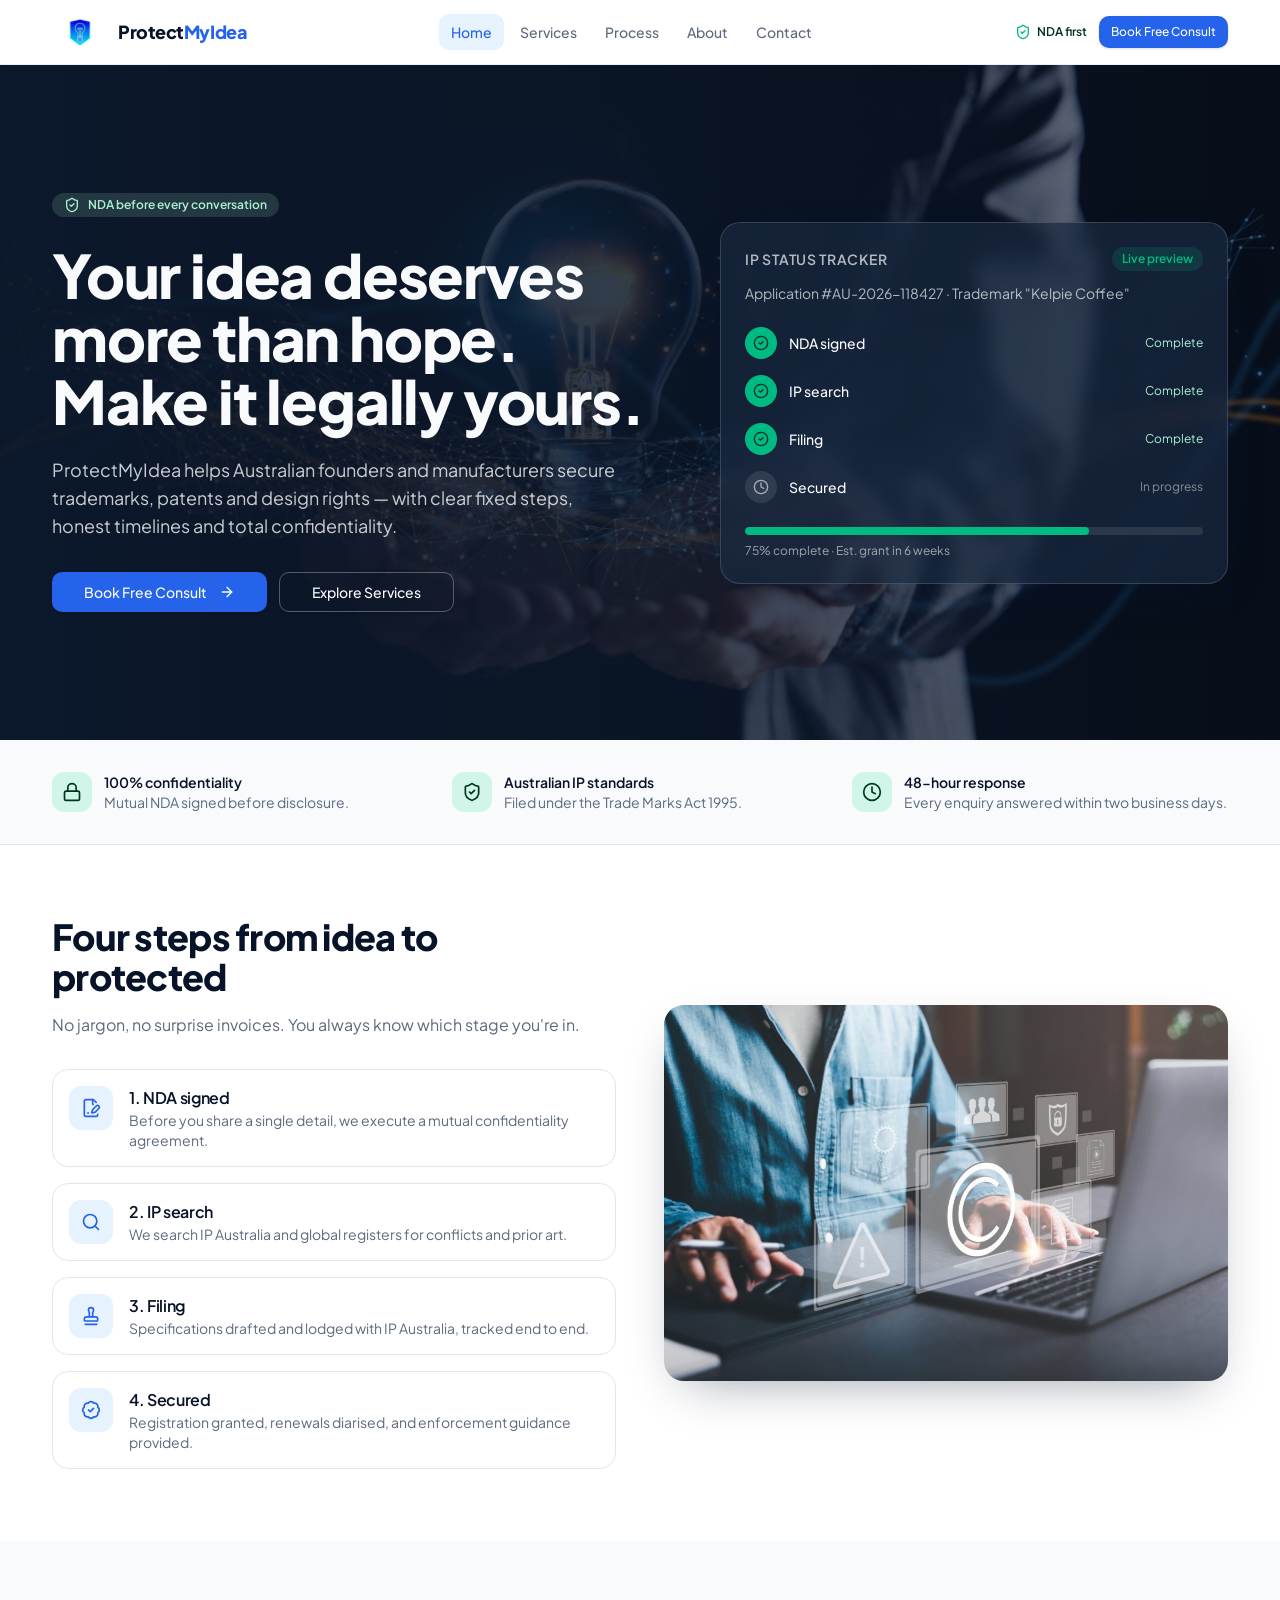
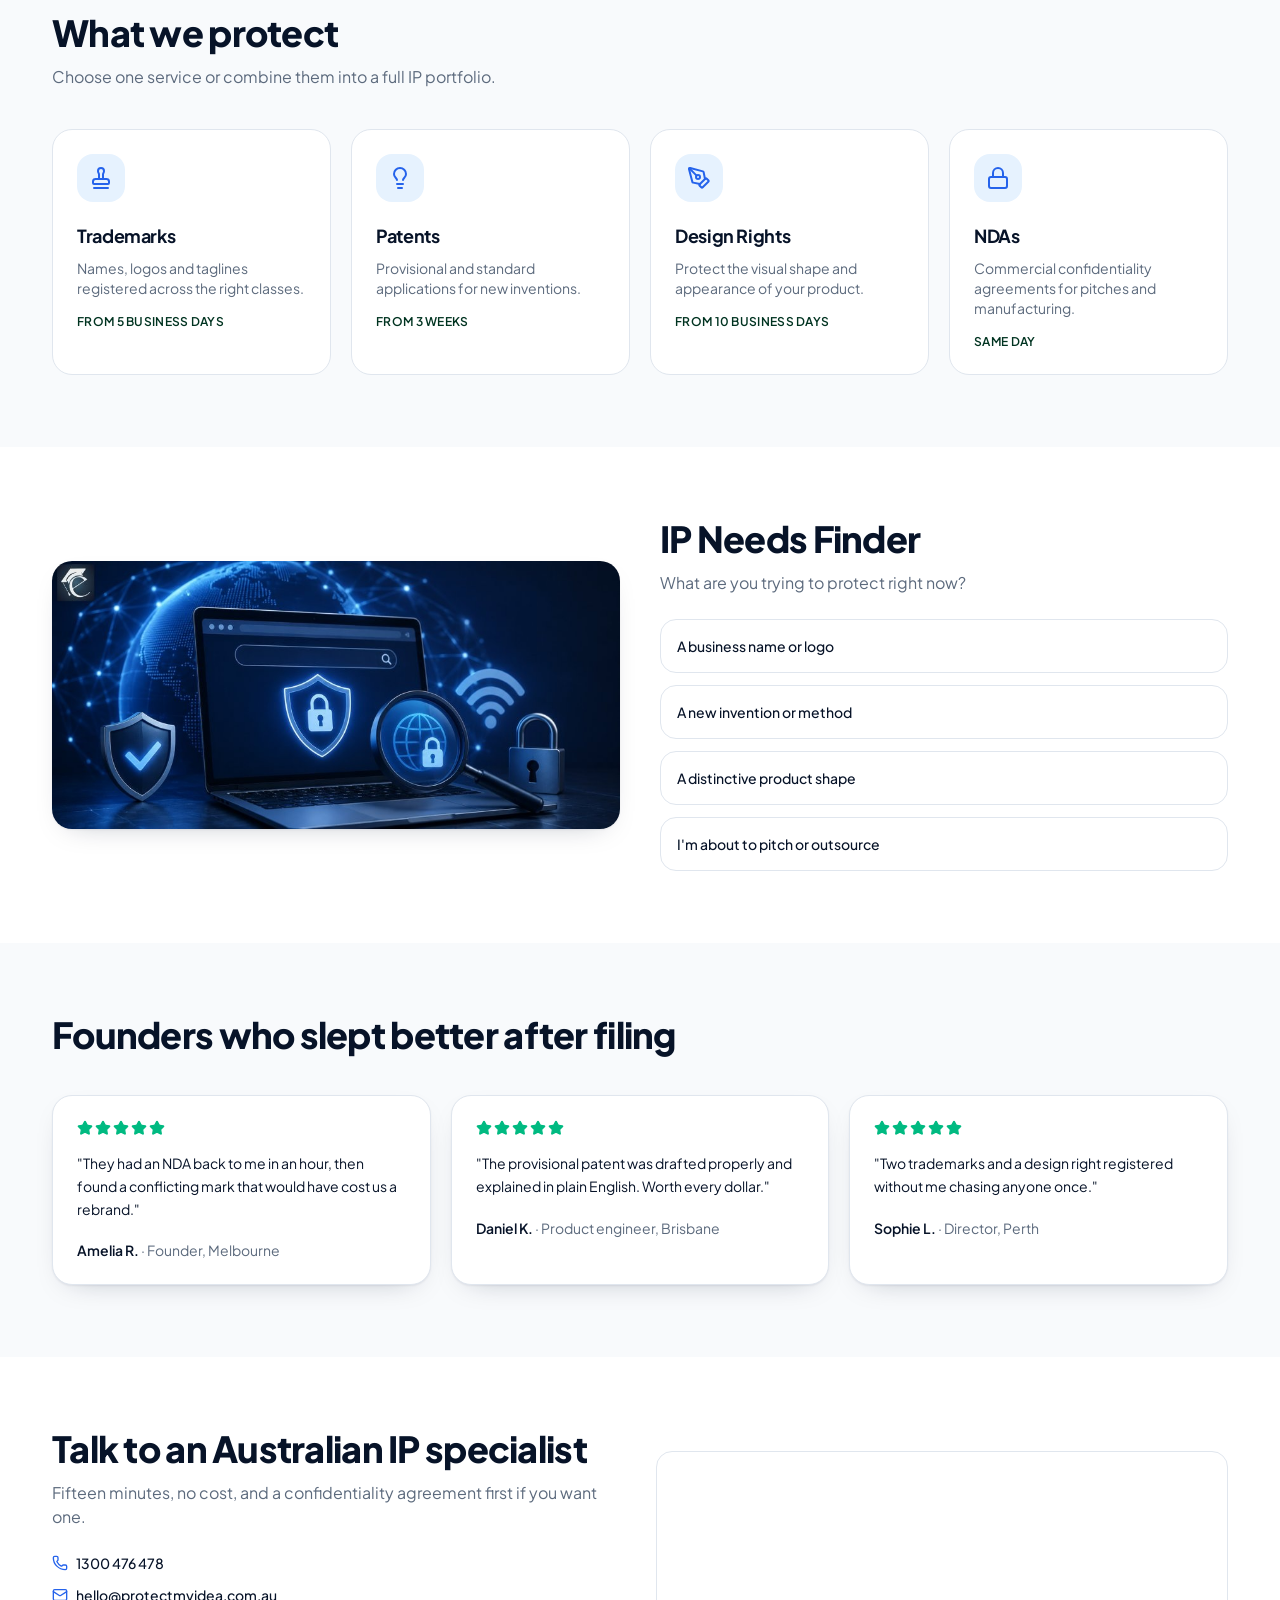
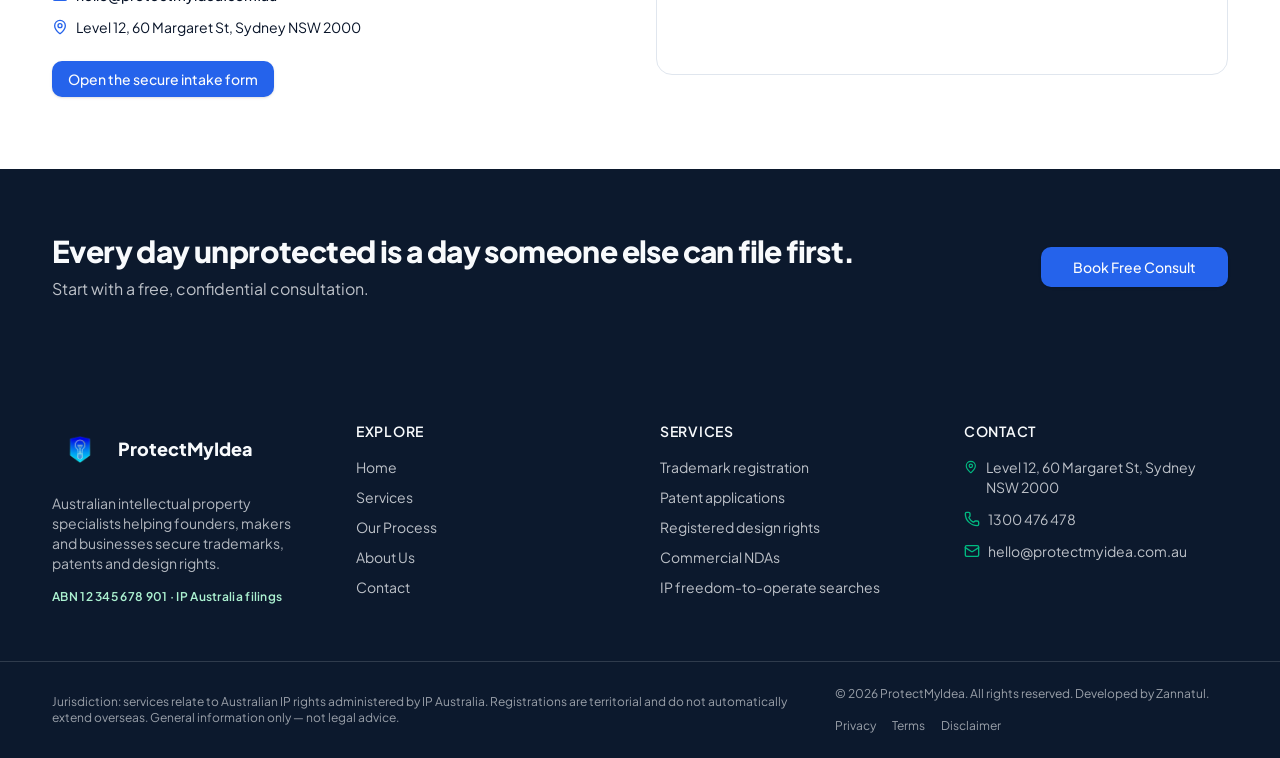
<file: index.html>
<!DOCTYPE html><html lang="en"><head><meta charSet="utf-8"/><meta name="viewport" content="width=device-width, initial-scale=1"/><link rel="preload" as="image" href="./assets/logo-7Wrh35xx.png"/><link rel="preload" as="image" href="./assets/hero-home-CY7VqQgc.jpg"/><link rel="stylesheet" href="./assets/styles--XlWHDrC.css" data-precedence="default"/><link rel="stylesheet" href="https://fonts.googleapis.com/css2?family=Plus+Jakarta+Sans:wght@400;500;600;700;800&amp;family=Inter:wght@400;500;600&amp;display=swap" data-precedence="default"/><title>ProtectMyIdea | Australian Trademark &amp; Patent Protection</title><meta name="author" content="ProtectMyIdea"/><meta name="description" content="Protect your invention or brand in Australia. NDA-first trademark, patent, design right and IP filing support with fixed timelines and free consults."/><meta property="og:title" content="ProtectMyIdea | Australian IP Protection"/><meta property="og:description" content="NDA-first IP protection for Australian founders: trademarks, patents, design rights and commercial NDAs."/><meta property="og:type" content="website"/><meta name="twitter:card" content="summary_large_image"/><link rel="modulepreload" href="./assets/routes-DvskUqUR.js"/><link rel="modulepreload" href="./assets/SiteLayout-uqEibgkX.js"/><link rel="modulepreload" href="./assets/arrow-right-C1mC4tRU.js"/><link rel="modulepreload" href="./assets/nda-shot-ltr9JVzT.js"/><link rel="modulepreload" href="./assets/circle-check-C_2Ynixk.js"/><link rel="modulepreload" href="./assets/clock-DK6DQAhu.js"/><link rel="modulepreload" href="./assets/process-shot-VzPpjE6-.js"/><link rel="preconnect" href="https://fonts.googleapis.com"/><link rel="preconnect" href="https://fonts.gstatic.com" crossorigin="anonymous"/><link rel="icon" type="image/png" href="./favicon.png"/></head><body><!--$--><div class="flex min-h-screen flex-col"><header class="sticky top-0 z-50 border-b border-border/60 bg-background/85 backdrop-blur-md"><div class="container-page flex h-16 items-center justify-between gap-4"><a aria-label="ProtectMyIdea home" class="flex items-center gap-2.5 active" href="./index.html" data-status="active" aria-current="page"><img src="./assets/logo-7Wrh35xx.png" alt="ProtectMyIdea logo" width="50" height="50" class="h-14 w-14"/><span class="text-lg font-extrabold tracking-tight">Protect<span class="text-primary">MyIdea</span></span></a><nav aria-label="Primary" class="hidden items-center gap-1 md:flex"><a class="rounded-md px-3 py-2 text-sm font-medium transition-colors hover:text-primary text-primary bg-accent" href="./index.html" data-status="active" aria-current="page">Home</a><a class="rounded-md px-3 py-2 text-sm font-medium transition-colors hover:text-primary text-muted-foreground" href="./services.html">Services</a><a class="rounded-md px-3 py-2 text-sm font-medium transition-colors hover:text-primary text-muted-foreground" href="./process.html">Process</a><a class="rounded-md px-3 py-2 text-sm font-medium transition-colors hover:text-primary text-muted-foreground" href="./about.html">About</a><a class="rounded-md px-3 py-2 text-sm font-medium transition-colors hover:text-primary text-muted-foreground" href="./contact.html">Contact</a></nav><div class="hidden items-center gap-3 md:flex"><span class="flex items-center gap-1.5 text-xs font-semibold text-mint-foreground"><svg xmlns="http://www.w3.org/2000/svg" width="24" height="24" viewBox="0 0 24 24" fill="none" stroke="currentColor" stroke-width="2" stroke-linecap="round" stroke-linejoin="round" class="lucide lucide-shield-check h-4 w-4 text-mint" aria-hidden="true"><path d="M20 13c0 5-3.5 7.5-7.66 8.95a1 1 0 0 1-.67-.01C7.5 20.5 4 18 4 13V6a1 1 0 0 1 1-1c2 0 4.5-1.2 6.24-2.72a1.17 1.17 0 0 1 1.52 0C14.51 3.81 17 5 19 5a1 1 0 0 1 1 1z"></path><path d="m9 12 2 2 4-4"></path></svg> NDA first</span><a href="./contact.html" class="inline-flex items-center justify-center gap-2 whitespace-nowrap font-medium cursor-pointer transition-colors focus-visible:outline-none focus-visible:ring-1 focus-visible:ring-ring disabled:pointer-events-none disabled:opacity-50 disabled:cursor-not-allowed [&amp;_svg]:pointer-events-none [&amp;_svg]:size-4 [&amp;_svg]:shrink-0 bg-primary text-primary-foreground shadow hover:bg-primary/90 h-8 rounded-md px-3 text-xs">Book Free Consult</a></div><button type="button" class="inline-flex h-10 w-10 items-center justify-center rounded-md border border-border md:hidden" aria-expanded="false" aria-label="Open menu"><svg xmlns="http://www.w3.org/2000/svg" width="24" height="24" viewBox="0 0 24 24" fill="none" stroke="currentColor" stroke-width="2" stroke-linecap="round" stroke-linejoin="round" class="lucide lucide-menu h-5 w-5" aria-hidden="true"><path d="M4 5h16"></path><path d="M4 12h16"></path><path d="M4 19h16"></path></svg></button></div></header><main class="flex-1"><section class="relative isolate overflow-hidden bg-navy text-navy-foreground"><img src="./assets/hero-home-CY7VqQgc.jpg" alt="Australian inventor sketching a product design at dusk" width="1920" height="1088" class="absolute inset-0 h-full w-full object-cover opacity-65"/><div class="absolute inset-0 bg-gradient-to-r from-navy/95 via-navy/75 to-navy/35" aria-hidden="true"></div><div class="container-page relative grid gap-12 py-24 lg:grid-cols-[1.1fr_0.9fr] lg:items-center lg:py-32"><div><span class="inline-flex items-center gap-2 rounded-full bg-mint-soft/15 px-3 py-1 text-xs font-semibold text-mint-soft"><svg xmlns="http://www.w3.org/2000/svg" width="24" height="24" viewBox="0 0 24 24" fill="none" stroke="currentColor" stroke-width="2" stroke-linecap="round" stroke-linejoin="round" class="lucide lucide-shield-check h-4 w-4" aria-hidden="true"><path d="M20 13c0 5-3.5 7.5-7.66 8.95a1 1 0 0 1-.67-.01C7.5 20.5 4 18 4 13V6a1 1 0 0 1 1-1c2 0 4.5-1.2 6.24-2.72a1.17 1.17 0 0 1 1.52 0C14.51 3.81 17 5 19 5a1 1 0 0 1 1 1z"></path><path d="m9 12 2 2 4-4"></path></svg> NDA before every conversation</span><h1 class="mt-6 text-4xl font-extrabold leading-[1.05] sm:text-5xl lg:text-6xl">Your idea deserves more than hope. Make it legally yours.</h1><p class="mt-6 max-w-xl text-lg text-navy-foreground/80">ProtectMyIdea helps Australian founders and manufacturers secure trademarks, patents and design rights — with clear fixed steps, honest timelines and total confidentiality.</p><div class="mt-8 flex flex-wrap gap-3"><a href="./contact.html" class="inline-flex items-center justify-center gap-2 whitespace-nowrap text-sm font-medium cursor-pointer transition-colors focus-visible:outline-none focus-visible:ring-1 focus-visible:ring-ring disabled:pointer-events-none disabled:opacity-50 disabled:cursor-not-allowed [&amp;_svg]:pointer-events-none [&amp;_svg]:size-4 [&amp;_svg]:shrink-0 bg-primary text-primary-foreground shadow hover:bg-primary/90 h-10 rounded-md px-8">Book Free Consult <svg xmlns="http://www.w3.org/2000/svg" width="24" height="24" viewBox="0 0 24 24" fill="none" stroke="currentColor" stroke-width="2" stroke-linecap="round" stroke-linejoin="round" class="lucide lucide-arrow-right ml-1 h-4 w-4" aria-hidden="true"><path d="M5 12h14"></path><path d="m12 5 7 7-7 7"></path></svg></a><a href="./services.html" class="inline-flex items-center justify-center gap-2 whitespace-nowrap text-sm font-medium cursor-pointer transition-colors focus-visible:outline-none focus-visible:ring-1 focus-visible:ring-ring disabled:pointer-events-none disabled:opacity-50 disabled:cursor-not-allowed [&amp;_svg]:pointer-events-none [&amp;_svg]:size-4 [&amp;_svg]:shrink-0 border shadow-sm hover:text-accent-foreground h-10 rounded-md px-8 border-navy-foreground/30 bg-transparent text-navy-foreground hover:bg-navy-foreground/10">Explore Services</a></div></div><div class="rounded-2xl border border-navy-foreground/15 bg-navy-soft/70 p-6 shadow-elegant backdrop-blur"><div class="flex items-center justify-between"><h2 class="text-sm font-semibold uppercase tracking-wider text-navy-foreground/70">IP Status Tracker</h2><span class="rounded-full bg-mint/15 px-2.5 py-1 text-xs font-semibold text-mint">Live preview</span></div><p class="mt-3 text-sm text-navy-foreground/70">Application #AU-2026-118427 · Trademark &quot;Kelpie Coffee&quot;</p><ol class="mt-6 space-y-4"><li class="flex items-center gap-3"><span class="flex h-8 w-8 shrink-0 items-center justify-center rounded-full bg-mint text-mint-foreground"><svg xmlns="http://www.w3.org/2000/svg" width="24" height="24" viewBox="0 0 24 24" fill="none" stroke="currentColor" stroke-width="2" stroke-linecap="round" stroke-linejoin="round" class="lucide lucide-circle-check h-4 w-4" aria-hidden="true"><circle cx="12" cy="12" r="10"></circle><path d="m9 12 2 2 4-4"></path></svg></span><span class="flex-1 text-sm font-medium">NDA signed</span><span class="text-xs text-mint-soft">Complete</span></li><li class="flex items-center gap-3"><span class="flex h-8 w-8 shrink-0 items-center justify-center rounded-full bg-mint text-mint-foreground"><svg xmlns="http://www.w3.org/2000/svg" width="24" height="24" viewBox="0 0 24 24" fill="none" stroke="currentColor" stroke-width="2" stroke-linecap="round" stroke-linejoin="round" class="lucide lucide-circle-check h-4 w-4" aria-hidden="true"><circle cx="12" cy="12" r="10"></circle><path d="m9 12 2 2 4-4"></path></svg></span><span class="flex-1 text-sm font-medium">IP search</span><span class="text-xs text-mint-soft">Complete</span></li><li class="flex items-center gap-3"><span class="flex h-8 w-8 shrink-0 items-center justify-center rounded-full bg-mint text-mint-foreground"><svg xmlns="http://www.w3.org/2000/svg" width="24" height="24" viewBox="0 0 24 24" fill="none" stroke="currentColor" stroke-width="2" stroke-linecap="round" stroke-linejoin="round" class="lucide lucide-circle-check h-4 w-4" aria-hidden="true"><circle cx="12" cy="12" r="10"></circle><path d="m9 12 2 2 4-4"></path></svg></span><span class="flex-1 text-sm font-medium">Filing</span><span class="text-xs text-mint-soft">Complete</span></li><li class="flex items-center gap-3"><span class="flex h-8 w-8 shrink-0 items-center justify-center rounded-full bg-navy-foreground/10 text-navy-foreground/60"><svg xmlns="http://www.w3.org/2000/svg" width="24" height="24" viewBox="0 0 24 24" fill="none" stroke="currentColor" stroke-width="2" stroke-linecap="round" stroke-linejoin="round" class="lucide lucide-clock h-4 w-4" aria-hidden="true"><circle cx="12" cy="12" r="10"></circle><path d="M12 6v6l4 2"></path></svg></span><span class="flex-1 text-sm font-medium">Secured</span><span class="text-xs text-navy-foreground/50">In progress</span></li></ol><div class="mt-6 h-2 w-full overflow-hidden rounded-full bg-navy-foreground/10"><div class="h-full w-3/4 rounded-full bg-mint"></div></div><p class="mt-2 text-xs text-navy-foreground/60">75% complete · Est. grant in 6 weeks</p></div></div></section><section class="border-b border-border bg-surface py-8"><div class="container-page grid gap-6 sm:grid-cols-3"><div class="flex items-start gap-3"><span class="flex h-10 w-10 items-center justify-center rounded-lg bg-mint-soft/50"><svg xmlns="http://www.w3.org/2000/svg" width="24" height="24" viewBox="0 0 24 24" fill="none" stroke="currentColor" stroke-width="2" stroke-linecap="round" stroke-linejoin="round" class="lucide lucide-lock h-5 w-5 text-mint-foreground" aria-hidden="true"><rect width="18" height="11" x="3" y="11" rx="2" ry="2"></rect><path d="M7 11V7a5 5 0 0 1 10 0v4"></path></svg></span><div><p class="text-sm font-semibold">100% confidentiality</p><p class="text-sm text-muted-foreground">Mutual NDA signed before disclosure.</p></div></div><div class="flex items-start gap-3"><span class="flex h-10 w-10 items-center justify-center rounded-lg bg-mint-soft/50"><svg xmlns="http://www.w3.org/2000/svg" width="24" height="24" viewBox="0 0 24 24" fill="none" stroke="currentColor" stroke-width="2" stroke-linecap="round" stroke-linejoin="round" class="lucide lucide-shield-check h-5 w-5 text-mint-foreground" aria-hidden="true"><path d="M20 13c0 5-3.5 7.5-7.66 8.95a1 1 0 0 1-.67-.01C7.5 20.5 4 18 4 13V6a1 1 0 0 1 1-1c2 0 4.5-1.2 6.24-2.72a1.17 1.17 0 0 1 1.52 0C14.51 3.81 17 5 19 5a1 1 0 0 1 1 1z"></path><path d="m9 12 2 2 4-4"></path></svg></span><div><p class="text-sm font-semibold">Australian IP standards</p><p class="text-sm text-muted-foreground">Filed under the Trade Marks Act 1995.</p></div></div><div class="flex items-start gap-3"><span class="flex h-10 w-10 items-center justify-center rounded-lg bg-mint-soft/50"><svg xmlns="http://www.w3.org/2000/svg" width="24" height="24" viewBox="0 0 24 24" fill="none" stroke="currentColor" stroke-width="2" stroke-linecap="round" stroke-linejoin="round" class="lucide lucide-clock h-5 w-5 text-mint-foreground" aria-hidden="true"><circle cx="12" cy="12" r="10"></circle><path d="M12 6v6l4 2"></path></svg></span><div><p class="text-sm font-semibold">48-hour response</p><p class="text-sm text-muted-foreground">Every enquiry answered within two business days.</p></div></div></div></section><section class="section"><div class="container-page grid gap-12 lg:grid-cols-2 lg:items-center"><div><h2 class="text-3xl font-extrabold sm:text-4xl">Four steps from idea to protected</h2><p class="mt-4 text-muted-foreground">No jargon, no surprise invoices. You always know which stage you&#x27;re in.</p><ol class="mt-8 space-y-4"><li class="group flex gap-4 rounded-xl border border-border bg-card p-4 transition-all hover:-translate-y-0.5 hover:border-primary/40 hover:shadow-card"><span class="flex h-11 w-11 shrink-0 items-center justify-center rounded-lg bg-accent text-primary transition-colors group-hover:bg-primary group-hover:text-primary-foreground"><svg xmlns="http://www.w3.org/2000/svg" width="24" height="24" viewBox="0 0 24 24" fill="none" stroke="currentColor" stroke-width="2" stroke-linecap="round" stroke-linejoin="round" class="lucide lucide-file-pen-line h-5 w-5" aria-hidden="true"><path d="M14.364 13.634a2 2 0 0 0-.506.854l-.837 2.87a.5.5 0 0 0 .62.62l2.87-.837a2 2 0 0 0 .854-.506l4.013-4.009a1 1 0 0 0-3.004-3.004z"></path><path d="M14.487 7.858A1 1 0 0 1 14 7V2"></path><path d="M20 19.645V20a2 2 0 0 1-2 2H6a2 2 0 0 1-2-2V4a2 2 0 0 1 2-2h8a2.4 2.4 0 0 1 1.704.706l2.516 2.516"></path><path d="M8 18h1"></path></svg></span><div><h3 class="font-semibold">1. NDA signed</h3><p class="text-sm text-muted-foreground">Before you share a single detail, we execute a mutual confidentiality agreement.</p></div></li><li class="group flex gap-4 rounded-xl border border-border bg-card p-4 transition-all hover:-translate-y-0.5 hover:border-primary/40 hover:shadow-card"><span class="flex h-11 w-11 shrink-0 items-center justify-center rounded-lg bg-accent text-primary transition-colors group-hover:bg-primary group-hover:text-primary-foreground"><svg xmlns="http://www.w3.org/2000/svg" width="24" height="24" viewBox="0 0 24 24" fill="none" stroke="currentColor" stroke-width="2" stroke-linecap="round" stroke-linejoin="round" class="lucide lucide-search h-5 w-5" aria-hidden="true"><path d="m21 21-4.34-4.34"></path><circle cx="11" cy="11" r="8"></circle></svg></span><div><h3 class="font-semibold">2. IP search</h3><p class="text-sm text-muted-foreground">We search IP Australia and global registers for conflicts and prior art.</p></div></li><li class="group flex gap-4 rounded-xl border border-border bg-card p-4 transition-all hover:-translate-y-0.5 hover:border-primary/40 hover:shadow-card"><span class="flex h-11 w-11 shrink-0 items-center justify-center rounded-lg bg-accent text-primary transition-colors group-hover:bg-primary group-hover:text-primary-foreground"><svg xmlns="http://www.w3.org/2000/svg" width="24" height="24" viewBox="0 0 24 24" fill="none" stroke="currentColor" stroke-width="2" stroke-linecap="round" stroke-linejoin="round" class="lucide lucide-stamp h-5 w-5" aria-hidden="true"><path d="M14 13V8.5C14 7 15 7 15 5a3 3 0 0 0-6 0c0 2 1 2 1 3.5V13"></path><path d="M20 15.5a2.5 2.5 0 0 0-2.5-2.5h-11A2.5 2.5 0 0 0 4 15.5V17a1 1 0 0 0 1 1h14a1 1 0 0 0 1-1z"></path><path d="M5 22h14"></path></svg></span><div><h3 class="font-semibold">3. Filing</h3><p class="text-sm text-muted-foreground">Specifications drafted and lodged with IP Australia, tracked end to end.</p></div></li><li class="group flex gap-4 rounded-xl border border-border bg-card p-4 transition-all hover:-translate-y-0.5 hover:border-primary/40 hover:shadow-card"><span class="flex h-11 w-11 shrink-0 items-center justify-center rounded-lg bg-accent text-primary transition-colors group-hover:bg-primary group-hover:text-primary-foreground"><svg xmlns="http://www.w3.org/2000/svg" width="24" height="24" viewBox="0 0 24 24" fill="none" stroke="currentColor" stroke-width="2" stroke-linecap="round" stroke-linejoin="round" class="lucide lucide-badge-check h-5 w-5" aria-hidden="true"><path d="M3.85 8.62a4 4 0 0 1 4.78-4.77 4 4 0 0 1 6.74 0 4 4 0 0 1 4.78 4.78 4 4 0 0 1 0 6.74 4 4 0 0 1-4.77 4.78 4 4 0 0 1-6.75 0 4 4 0 0 1-4.78-4.77 4 4 0 0 1 0-6.76Z"></path><path d="m9 12 2 2 4-4"></path></svg></span><div><h3 class="font-semibold">4. Secured</h3><p class="text-sm text-muted-foreground">Registration granted, renewals diarised, and enforcement guidance provided.</p></div></li></ol></div><img src="./assets/process-shot-BgCa8K4J.jpg" alt="Two specialists reviewing an invention prototype and technical drawings" width="1200" height="900" loading="lazy" class="rounded-2xl object-cover shadow-elegant"/></div></section><section class="section bg-surface"><div class="container-page"><h2 class="text-3xl font-extrabold sm:text-4xl">What we protect</h2><p class="mt-3 max-w-2xl text-muted-foreground">Choose one service or combine them into a full IP portfolio.</p><div class="mt-10 grid gap-5 sm:grid-cols-2 lg:grid-cols-4"><a href="./services.html" class="group rounded-2xl border border-border bg-card p-6 transition-all hover:-translate-y-1 hover:border-primary hover:shadow-elegant"><span class="flex h-12 w-12 items-center justify-center rounded-xl bg-accent text-primary transition-colors group-hover:bg-primary group-hover:text-primary-foreground"><svg xmlns="http://www.w3.org/2000/svg" width="24" height="24" viewBox="0 0 24 24" fill="none" stroke="currentColor" stroke-width="2" stroke-linecap="round" stroke-linejoin="round" class="lucide lucide-stamp h-6 w-6" aria-hidden="true"><path d="M14 13V8.5C14 7 15 7 15 5a3 3 0 0 0-6 0c0 2 1 2 1 3.5V13"></path><path d="M20 15.5a2.5 2.5 0 0 0-2.5-2.5h-11A2.5 2.5 0 0 0 4 15.5V17a1 1 0 0 0 1 1h14a1 1 0 0 0 1-1z"></path><path d="M5 22h14"></path></svg></span><h3 class="mt-5 text-lg font-bold">Trademarks</h3><p class="mt-2 text-sm text-muted-foreground">Names, logos and taglines registered across the right classes.</p><p class="mt-4 text-xs font-semibold uppercase tracking-wide text-mint-foreground">From 5 business days</p></a><a href="./services.html" class="group rounded-2xl border border-border bg-card p-6 transition-all hover:-translate-y-1 hover:border-primary hover:shadow-elegant"><span class="flex h-12 w-12 items-center justify-center rounded-xl bg-accent text-primary transition-colors group-hover:bg-primary group-hover:text-primary-foreground"><svg xmlns="http://www.w3.org/2000/svg" width="24" height="24" viewBox="0 0 24 24" fill="none" stroke="currentColor" stroke-width="2" stroke-linecap="round" stroke-linejoin="round" class="lucide lucide-lightbulb h-6 w-6" aria-hidden="true"><path d="M15 14c.2-1 .7-1.7 1.5-2.5 1-.9 1.5-2.2 1.5-3.5A6 6 0 0 0 6 8c0 1 .2 2.2 1.5 3.5.7.7 1.3 1.5 1.5 2.5"></path><path d="M9 18h6"></path><path d="M10 22h4"></path></svg></span><h3 class="mt-5 text-lg font-bold">Patents</h3><p class="mt-2 text-sm text-muted-foreground">Provisional and standard applications for new inventions.</p><p class="mt-4 text-xs font-semibold uppercase tracking-wide text-mint-foreground">From 3 weeks</p></a><a href="./services.html" class="group rounded-2xl border border-border bg-card p-6 transition-all hover:-translate-y-1 hover:border-primary hover:shadow-elegant"><span class="flex h-12 w-12 items-center justify-center rounded-xl bg-accent text-primary transition-colors group-hover:bg-primary group-hover:text-primary-foreground"><svg xmlns="http://www.w3.org/2000/svg" width="24" height="24" viewBox="0 0 24 24" fill="none" stroke="currentColor" stroke-width="2" stroke-linecap="round" stroke-linejoin="round" class="lucide lucide-pen-tool h-6 w-6" aria-hidden="true"><path d="M15.707 21.293a1 1 0 0 1-1.414 0l-1.586-1.586a1 1 0 0 1 0-1.414l5.586-5.586a1 1 0 0 1 1.414 0l1.586 1.586a1 1 0 0 1 0 1.414z"></path><path d="m18 13-1.375-6.874a1 1 0 0 0-.746-.776L3.235 2.028a1 1 0 0 0-1.207 1.207L5.35 15.879a1 1 0 0 0 .776.746L13 18"></path><path d="m2.3 2.3 7.286 7.286"></path><circle cx="11" cy="11" r="2"></circle></svg></span><h3 class="mt-5 text-lg font-bold">Design Rights</h3><p class="mt-2 text-sm text-muted-foreground">Protect the visual shape and appearance of your product.</p><p class="mt-4 text-xs font-semibold uppercase tracking-wide text-mint-foreground">From 10 business days</p></a><a href="./services.html" class="group rounded-2xl border border-border bg-card p-6 transition-all hover:-translate-y-1 hover:border-primary hover:shadow-elegant"><span class="flex h-12 w-12 items-center justify-center rounded-xl bg-accent text-primary transition-colors group-hover:bg-primary group-hover:text-primary-foreground"><svg xmlns="http://www.w3.org/2000/svg" width="24" height="24" viewBox="0 0 24 24" fill="none" stroke="currentColor" stroke-width="2" stroke-linecap="round" stroke-linejoin="round" class="lucide lucide-lock h-6 w-6" aria-hidden="true"><rect width="18" height="11" x="3" y="11" rx="2" ry="2"></rect><path d="M7 11V7a5 5 0 0 1 10 0v4"></path></svg></span><h3 class="mt-5 text-lg font-bold">NDAs</h3><p class="mt-2 text-sm text-muted-foreground">Commercial confidentiality agreements for pitches and manufacturing.</p><p class="mt-4 text-xs font-semibold uppercase tracking-wide text-mint-foreground">Same day</p></a></div></div></section><section class="section"><div class="container-page grid gap-10 lg:grid-cols-2 lg:items-center"><img src="./assets/nda-shot-BJcIbDFe.jpg" alt="Confidentiality agreement being signed on a clean desk" width="1200" height="900" loading="lazy" class="order-2 rounded-2xl object-cover shadow-card lg:order-1"/><div class="order-1 lg:order-2"><h2 class="text-3xl font-extrabold sm:text-4xl">IP Needs Finder</h2><p class="mt-3 text-muted-foreground">What are you trying to protect right now?</p><div class="mt-6 space-y-3" role="radiogroup" aria-label="IP Needs Finder"><button type="button" role="radio" aria-checked="false" class="w-full rounded-xl border p-4 text-left text-sm font-medium transition-all border-border bg-card hover:border-primary/50">A business name or logo</button><button type="button" role="radio" aria-checked="false" class="w-full rounded-xl border p-4 text-left text-sm font-medium transition-all border-border bg-card hover:border-primary/50">A new invention or method</button><button type="button" role="radio" aria-checked="false" class="w-full rounded-xl border p-4 text-left text-sm font-medium transition-all border-border bg-card hover:border-primary/50">A distinctive product shape</button><button type="button" role="radio" aria-checked="false" class="w-full rounded-xl border p-4 text-left text-sm font-medium transition-all border-border bg-card hover:border-primary/50">I&#x27;m about to pitch or outsource</button></div></div></div></section><section class="section bg-surface"><div class="container-page"><h2 class="text-3xl font-extrabold sm:text-4xl">Founders who slept better after filing</h2><div class="mt-10 grid gap-5 md:grid-cols-3"><figure class="rounded-2xl border border-border bg-card p-6 shadow-card"><div class="flex gap-0.5 text-mint" aria-label="5 out of 5 stars"><svg xmlns="http://www.w3.org/2000/svg" width="24" height="24" viewBox="0 0 24 24" fill="none" stroke="currentColor" stroke-width="2" stroke-linecap="round" stroke-linejoin="round" class="lucide lucide-star h-4 w-4 fill-current" aria-hidden="true"><path d="M11.525 2.295a.53.53 0 0 1 .95 0l2.31 4.679a2.123 2.123 0 0 0 1.595 1.16l5.166.756a.53.53 0 0 1 .294.904l-3.736 3.638a2.123 2.123 0 0 0-.611 1.878l.882 5.14a.53.53 0 0 1-.771.56l-4.618-2.428a2.122 2.122 0 0 0-1.973 0L6.396 21.01a.53.53 0 0 1-.77-.56l.881-5.139a2.122 2.122 0 0 0-.611-1.879L2.16 9.795a.53.53 0 0 1 .294-.906l5.165-.755a2.122 2.122 0 0 0 1.597-1.16z"></path></svg><svg xmlns="http://www.w3.org/2000/svg" width="24" height="24" viewBox="0 0 24 24" fill="none" stroke="currentColor" stroke-width="2" stroke-linecap="round" stroke-linejoin="round" class="lucide lucide-star h-4 w-4 fill-current" aria-hidden="true"><path d="M11.525 2.295a.53.53 0 0 1 .95 0l2.31 4.679a2.123 2.123 0 0 0 1.595 1.16l5.166.756a.53.53 0 0 1 .294.904l-3.736 3.638a2.123 2.123 0 0 0-.611 1.878l.882 5.14a.53.53 0 0 1-.771.56l-4.618-2.428a2.122 2.122 0 0 0-1.973 0L6.396 21.01a.53.53 0 0 1-.77-.56l.881-5.139a2.122 2.122 0 0 0-.611-1.879L2.16 9.795a.53.53 0 0 1 .294-.906l5.165-.755a2.122 2.122 0 0 0 1.597-1.16z"></path></svg><svg xmlns="http://www.w3.org/2000/svg" width="24" height="24" viewBox="0 0 24 24" fill="none" stroke="currentColor" stroke-width="2" stroke-linecap="round" stroke-linejoin="round" class="lucide lucide-star h-4 w-4 fill-current" aria-hidden="true"><path d="M11.525 2.295a.53.53 0 0 1 .95 0l2.31 4.679a2.123 2.123 0 0 0 1.595 1.16l5.166.756a.53.53 0 0 1 .294.904l-3.736 3.638a2.123 2.123 0 0 0-.611 1.878l.882 5.14a.53.53 0 0 1-.771.56l-4.618-2.428a2.122 2.122 0 0 0-1.973 0L6.396 21.01a.53.53 0 0 1-.77-.56l.881-5.139a2.122 2.122 0 0 0-.611-1.879L2.16 9.795a.53.53 0 0 1 .294-.906l5.165-.755a2.122 2.122 0 0 0 1.597-1.16z"></path></svg><svg xmlns="http://www.w3.org/2000/svg" width="24" height="24" viewBox="0 0 24 24" fill="none" stroke="currentColor" stroke-width="2" stroke-linecap="round" stroke-linejoin="round" class="lucide lucide-star h-4 w-4 fill-current" aria-hidden="true"><path d="M11.525 2.295a.53.53 0 0 1 .95 0l2.31 4.679a2.123 2.123 0 0 0 1.595 1.16l5.166.756a.53.53 0 0 1 .294.904l-3.736 3.638a2.123 2.123 0 0 0-.611 1.878l.882 5.14a.53.53 0 0 1-.771.56l-4.618-2.428a2.122 2.122 0 0 0-1.973 0L6.396 21.01a.53.53 0 0 1-.77-.56l.881-5.139a2.122 2.122 0 0 0-.611-1.879L2.16 9.795a.53.53 0 0 1 .294-.906l5.165-.755a2.122 2.122 0 0 0 1.597-1.16z"></path></svg><svg xmlns="http://www.w3.org/2000/svg" width="24" height="24" viewBox="0 0 24 24" fill="none" stroke="currentColor" stroke-width="2" stroke-linecap="round" stroke-linejoin="round" class="lucide lucide-star h-4 w-4 fill-current" aria-hidden="true"><path d="M11.525 2.295a.53.53 0 0 1 .95 0l2.31 4.679a2.123 2.123 0 0 0 1.595 1.16l5.166.756a.53.53 0 0 1 .294.904l-3.736 3.638a2.123 2.123 0 0 0-.611 1.878l.882 5.14a.53.53 0 0 1-.771.56l-4.618-2.428a2.122 2.122 0 0 0-1.973 0L6.396 21.01a.53.53 0 0 1-.77-.56l.881-5.139a2.122 2.122 0 0 0-.611-1.879L2.16 9.795a.53.53 0 0 1 .294-.906l5.165-.755a2.122 2.122 0 0 0 1.597-1.16z"></path></svg></div><blockquote class="mt-4 text-sm leading-relaxed">&quot;<!-- -->They had an NDA back to me in an hour, then found a conflicting mark that would have cost us a rebrand.<!-- -->&quot;</blockquote><figcaption class="mt-5 text-sm font-semibold">Amelia R.<!-- --> <span class="font-normal text-muted-foreground">· <!-- -->Founder, Melbourne</span></figcaption></figure><figure class="rounded-2xl border border-border bg-card p-6 shadow-card"><div class="flex gap-0.5 text-mint" aria-label="5 out of 5 stars"><svg xmlns="http://www.w3.org/2000/svg" width="24" height="24" viewBox="0 0 24 24" fill="none" stroke="currentColor" stroke-width="2" stroke-linecap="round" stroke-linejoin="round" class="lucide lucide-star h-4 w-4 fill-current" aria-hidden="true"><path d="M11.525 2.295a.53.53 0 0 1 .95 0l2.31 4.679a2.123 2.123 0 0 0 1.595 1.16l5.166.756a.53.53 0 0 1 .294.904l-3.736 3.638a2.123 2.123 0 0 0-.611 1.878l.882 5.14a.53.53 0 0 1-.771.56l-4.618-2.428a2.122 2.122 0 0 0-1.973 0L6.396 21.01a.53.53 0 0 1-.77-.56l.881-5.139a2.122 2.122 0 0 0-.611-1.879L2.16 9.795a.53.53 0 0 1 .294-.906l5.165-.755a2.122 2.122 0 0 0 1.597-1.16z"></path></svg><svg xmlns="http://www.w3.org/2000/svg" width="24" height="24" viewBox="0 0 24 24" fill="none" stroke="currentColor" stroke-width="2" stroke-linecap="round" stroke-linejoin="round" class="lucide lucide-star h-4 w-4 fill-current" aria-hidden="true"><path d="M11.525 2.295a.53.53 0 0 1 .95 0l2.31 4.679a2.123 2.123 0 0 0 1.595 1.16l5.166.756a.53.53 0 0 1 .294.904l-3.736 3.638a2.123 2.123 0 0 0-.611 1.878l.882 5.14a.53.53 0 0 1-.771.56l-4.618-2.428a2.122 2.122 0 0 0-1.973 0L6.396 21.01a.53.53 0 0 1-.77-.56l.881-5.139a2.122 2.122 0 0 0-.611-1.879L2.16 9.795a.53.53 0 0 1 .294-.906l5.165-.755a2.122 2.122 0 0 0 1.597-1.16z"></path></svg><svg xmlns="http://www.w3.org/2000/svg" width="24" height="24" viewBox="0 0 24 24" fill="none" stroke="currentColor" stroke-width="2" stroke-linecap="round" stroke-linejoin="round" class="lucide lucide-star h-4 w-4 fill-current" aria-hidden="true"><path d="M11.525 2.295a.53.53 0 0 1 .95 0l2.31 4.679a2.123 2.123 0 0 0 1.595 1.16l5.166.756a.53.53 0 0 1 .294.904l-3.736 3.638a2.123 2.123 0 0 0-.611 1.878l.882 5.14a.53.53 0 0 1-.771.56l-4.618-2.428a2.122 2.122 0 0 0-1.973 0L6.396 21.01a.53.53 0 0 1-.77-.56l.881-5.139a2.122 2.122 0 0 0-.611-1.879L2.16 9.795a.53.53 0 0 1 .294-.906l5.165-.755a2.122 2.122 0 0 0 1.597-1.16z"></path></svg><svg xmlns="http://www.w3.org/2000/svg" width="24" height="24" viewBox="0 0 24 24" fill="none" stroke="currentColor" stroke-width="2" stroke-linecap="round" stroke-linejoin="round" class="lucide lucide-star h-4 w-4 fill-current" aria-hidden="true"><path d="M11.525 2.295a.53.53 0 0 1 .95 0l2.31 4.679a2.123 2.123 0 0 0 1.595 1.16l5.166.756a.53.53 0 0 1 .294.904l-3.736 3.638a2.123 2.123 0 0 0-.611 1.878l.882 5.14a.53.53 0 0 1-.771.56l-4.618-2.428a2.122 2.122 0 0 0-1.973 0L6.396 21.01a.53.53 0 0 1-.77-.56l.881-5.139a2.122 2.122 0 0 0-.611-1.879L2.16 9.795a.53.53 0 0 1 .294-.906l5.165-.755a2.122 2.122 0 0 0 1.597-1.16z"></path></svg><svg xmlns="http://www.w3.org/2000/svg" width="24" height="24" viewBox="0 0 24 24" fill="none" stroke="currentColor" stroke-width="2" stroke-linecap="round" stroke-linejoin="round" class="lucide lucide-star h-4 w-4 fill-current" aria-hidden="true"><path d="M11.525 2.295a.53.53 0 0 1 .95 0l2.31 4.679a2.123 2.123 0 0 0 1.595 1.16l5.166.756a.53.53 0 0 1 .294.904l-3.736 3.638a2.123 2.123 0 0 0-.611 1.878l.882 5.14a.53.53 0 0 1-.771.56l-4.618-2.428a2.122 2.122 0 0 0-1.973 0L6.396 21.01a.53.53 0 0 1-.77-.56l.881-5.139a2.122 2.122 0 0 0-.611-1.879L2.16 9.795a.53.53 0 0 1 .294-.906l5.165-.755a2.122 2.122 0 0 0 1.597-1.16z"></path></svg></div><blockquote class="mt-4 text-sm leading-relaxed">&quot;<!-- -->The provisional patent was drafted properly and explained in plain English. Worth every dollar.<!-- -->&quot;</blockquote><figcaption class="mt-5 text-sm font-semibold">Daniel K.<!-- --> <span class="font-normal text-muted-foreground">· <!-- -->Product engineer, Brisbane</span></figcaption></figure><figure class="rounded-2xl border border-border bg-card p-6 shadow-card"><div class="flex gap-0.5 text-mint" aria-label="5 out of 5 stars"><svg xmlns="http://www.w3.org/2000/svg" width="24" height="24" viewBox="0 0 24 24" fill="none" stroke="currentColor" stroke-width="2" stroke-linecap="round" stroke-linejoin="round" class="lucide lucide-star h-4 w-4 fill-current" aria-hidden="true"><path d="M11.525 2.295a.53.53 0 0 1 .95 0l2.31 4.679a2.123 2.123 0 0 0 1.595 1.16l5.166.756a.53.53 0 0 1 .294.904l-3.736 3.638a2.123 2.123 0 0 0-.611 1.878l.882 5.14a.53.53 0 0 1-.771.56l-4.618-2.428a2.122 2.122 0 0 0-1.973 0L6.396 21.01a.53.53 0 0 1-.77-.56l.881-5.139a2.122 2.122 0 0 0-.611-1.879L2.16 9.795a.53.53 0 0 1 .294-.906l5.165-.755a2.122 2.122 0 0 0 1.597-1.16z"></path></svg><svg xmlns="http://www.w3.org/2000/svg" width="24" height="24" viewBox="0 0 24 24" fill="none" stroke="currentColor" stroke-width="2" stroke-linecap="round" stroke-linejoin="round" class="lucide lucide-star h-4 w-4 fill-current" aria-hidden="true"><path d="M11.525 2.295a.53.53 0 0 1 .95 0l2.31 4.679a2.123 2.123 0 0 0 1.595 1.16l5.166.756a.53.53 0 0 1 .294.904l-3.736 3.638a2.123 2.123 0 0 0-.611 1.878l.882 5.14a.53.53 0 0 1-.771.56l-4.618-2.428a2.122 2.122 0 0 0-1.973 0L6.396 21.01a.53.53 0 0 1-.77-.56l.881-5.139a2.122 2.122 0 0 0-.611-1.879L2.16 9.795a.53.53 0 0 1 .294-.906l5.165-.755a2.122 2.122 0 0 0 1.597-1.16z"></path></svg><svg xmlns="http://www.w3.org/2000/svg" width="24" height="24" viewBox="0 0 24 24" fill="none" stroke="currentColor" stroke-width="2" stroke-linecap="round" stroke-linejoin="round" class="lucide lucide-star h-4 w-4 fill-current" aria-hidden="true"><path d="M11.525 2.295a.53.53 0 0 1 .95 0l2.31 4.679a2.123 2.123 0 0 0 1.595 1.16l5.166.756a.53.53 0 0 1 .294.904l-3.736 3.638a2.123 2.123 0 0 0-.611 1.878l.882 5.14a.53.53 0 0 1-.771.56l-4.618-2.428a2.122 2.122 0 0 0-1.973 0L6.396 21.01a.53.53 0 0 1-.77-.56l.881-5.139a2.122 2.122 0 0 0-.611-1.879L2.16 9.795a.53.53 0 0 1 .294-.906l5.165-.755a2.122 2.122 0 0 0 1.597-1.16z"></path></svg><svg xmlns="http://www.w3.org/2000/svg" width="24" height="24" viewBox="0 0 24 24" fill="none" stroke="currentColor" stroke-width="2" stroke-linecap="round" stroke-linejoin="round" class="lucide lucide-star h-4 w-4 fill-current" aria-hidden="true"><path d="M11.525 2.295a.53.53 0 0 1 .95 0l2.31 4.679a2.123 2.123 0 0 0 1.595 1.16l5.166.756a.53.53 0 0 1 .294.904l-3.736 3.638a2.123 2.123 0 0 0-.611 1.878l.882 5.14a.53.53 0 0 1-.771.56l-4.618-2.428a2.122 2.122 0 0 0-1.973 0L6.396 21.01a.53.53 0 0 1-.77-.56l.881-5.139a2.122 2.122 0 0 0-.611-1.879L2.16 9.795a.53.53 0 0 1 .294-.906l5.165-.755a2.122 2.122 0 0 0 1.597-1.16z"></path></svg><svg xmlns="http://www.w3.org/2000/svg" width="24" height="24" viewBox="0 0 24 24" fill="none" stroke="currentColor" stroke-width="2" stroke-linecap="round" stroke-linejoin="round" class="lucide lucide-star h-4 w-4 fill-current" aria-hidden="true"><path d="M11.525 2.295a.53.53 0 0 1 .95 0l2.31 4.679a2.123 2.123 0 0 0 1.595 1.16l5.166.756a.53.53 0 0 1 .294.904l-3.736 3.638a2.123 2.123 0 0 0-.611 1.878l.882 5.14a.53.53 0 0 1-.771.56l-4.618-2.428a2.122 2.122 0 0 0-1.973 0L6.396 21.01a.53.53 0 0 1-.77-.56l.881-5.139a2.122 2.122 0 0 0-.611-1.879L2.16 9.795a.53.53 0 0 1 .294-.906l5.165-.755a2.122 2.122 0 0 0 1.597-1.16z"></path></svg></div><blockquote class="mt-4 text-sm leading-relaxed">&quot;<!-- -->Two trademarks and a design right registered without me chasing anyone once.<!-- -->&quot;</blockquote><figcaption class="mt-5 text-sm font-semibold">Sophie L.<!-- --> <span class="font-normal text-muted-foreground">· <!-- -->Director, Perth</span></figcaption></figure></div></div></section><section class="section"><div class="container-page grid gap-8 lg:grid-cols-2 lg:items-center"><div><h2 class="text-3xl font-extrabold sm:text-4xl">Talk to an Australian IP specialist</h2><p class="mt-3 text-muted-foreground">Fifteen minutes, no cost, and a confidentiality agreement first if you want one.</p><ul class="mt-6 space-y-3 text-sm"><li class="flex items-center gap-2"><svg xmlns="http://www.w3.org/2000/svg" width="24" height="24" viewBox="0 0 24 24" fill="none" stroke="currentColor" stroke-width="2" stroke-linecap="round" stroke-linejoin="round" class="lucide lucide-phone h-4 w-4 text-primary" aria-hidden="true"><path d="M13.832 16.568a1 1 0 0 0 1.213-.303l.355-.465A2 2 0 0 1 17 15h3a2 2 0 0 1 2 2v3a2 2 0 0 1-2 2A18 18 0 0 1 2 4a2 2 0 0 1 2-2h3a2 2 0 0 1 2 2v3a2 2 0 0 1-.8 1.6l-.468.351a1 1 0 0 0-.292 1.233 14 14 0 0 0 6.392 6.384"></path></svg><a href="tel:+611300476478" class="font-medium hover:text-primary">1300 476 478</a></li><li class="flex items-center gap-2"><svg xmlns="http://www.w3.org/2000/svg" width="24" height="24" viewBox="0 0 24 24" fill="none" stroke="currentColor" stroke-width="2" stroke-linecap="round" stroke-linejoin="round" class="lucide lucide-mail h-4 w-4 text-primary" aria-hidden="true"><path d="m22 7-8.991 5.727a2 2 0 0 1-2.009 0L2 7"></path><rect x="2" y="4" width="20" height="16" rx="2"></rect></svg><a href="mailto:hello@protectmyidea.com.au" class="font-medium hover:text-primary">hello@protectmyidea.com.au</a></li><li class="flex items-center gap-2"><svg xmlns="http://www.w3.org/2000/svg" width="24" height="24" viewBox="0 0 24 24" fill="none" stroke="currentColor" stroke-width="2" stroke-linecap="round" stroke-linejoin="round" class="lucide lucide-map-pin h-4 w-4 text-primary" aria-hidden="true"><path d="M20 10c0 4.993-5.539 10.193-7.399 11.799a1 1 0 0 1-1.202 0C9.539 20.193 4 14.993 4 10a8 8 0 0 1 16 0"></path><circle cx="12" cy="10" r="3"></circle></svg>Level 12, 60 Margaret St, Sydney NSW 2000</li></ul><a href="./contact.html" class="inline-flex items-center justify-center gap-2 whitespace-nowrap rounded-md text-sm font-medium cursor-pointer transition-colors focus-visible:outline-none focus-visible:ring-1 focus-visible:ring-ring disabled:pointer-events-none disabled:opacity-50 disabled:cursor-not-allowed [&amp;_svg]:pointer-events-none [&amp;_svg]:size-4 [&amp;_svg]:shrink-0 bg-primary text-primary-foreground shadow hover:bg-primary/90 h-9 px-4 py-2 mt-6">Open the secure intake form</a></div><iframe title="ProtectMyIdea office location, Sydney" src="https://www.google.com/maps?q=60%20Margaret%20St%2C%20Sydney%20NSW%202000%2C%20Australia&amp;output=embed" loading="lazy" referrerPolicy="no-referrer-when-downgrade" class="h-56 w-full rounded-xl border border-border "></iframe></div></section><section class="bg-navy py-16 text-navy-foreground"><div class="container-page flex flex-col items-start justify-between gap-6 md:flex-row md:items-center"><div><h2 class="text-2xl font-extrabold sm:text-3xl">Every day unprotected is a day someone else can file first.</h2><p class="mt-2 text-navy-foreground/75">Start with a free, confidential consultation.</p></div><a href="./contact.html" class="inline-flex items-center justify-center gap-2 whitespace-nowrap text-sm font-medium cursor-pointer transition-colors focus-visible:outline-none focus-visible:ring-1 focus-visible:ring-ring disabled:pointer-events-none disabled:opacity-50 disabled:cursor-not-allowed [&amp;_svg]:pointer-events-none [&amp;_svg]:size-4 [&amp;_svg]:shrink-0 bg-primary text-primary-foreground shadow hover:bg-primary/90 h-10 rounded-md px-8">Book Free Consult</a></div></section></main><footer class="bg-navy text-navy-foreground"><div class="container-page grid gap-10 py-14 md:grid-cols-4"><div><div class="flex items-center gap-2.5"><img src="./assets/logo-7Wrh35xx.png" alt="ProtectMyIdea logo" width="50" height="50" loading="lazy" class="h-14 w-14"/><span class="text-lg font-extrabold">ProtectMyIdea</span></div><p class="mt-4 text-sm text-navy-foreground/70">Australian intellectual property specialists helping founders, makers and businesses secure trademarks, patents and design rights.</p><p class="mt-4 text-xs font-semibold tracking-wide text-mint-soft">ABN 12 345 678 901 · IP Australia filings</p></div><nav aria-label="Footer navigation"><h2 class="text-sm font-semibold uppercase tracking-wider">Explore</h2><ul class="mt-4 space-y-2.5 text-sm text-navy-foreground/75"><li><a class="transition-colors hover:text-mint-soft active" href="./index.html" data-status="active" aria-current="page">Home</a></li><li><a href="./services.html" class="transition-colors hover:text-mint-soft">Services</a></li><li><a href="./process.html" class="transition-colors hover:text-mint-soft">Our Process</a></li><li><a href="./about.html" class="transition-colors hover:text-mint-soft">About Us</a></li><li><a href="./contact.html" class="transition-colors hover:text-mint-soft">Contact</a></li></ul></nav><div><h2 class="text-sm font-semibold uppercase tracking-wider">Services</h2><ul class="mt-4 space-y-2.5 text-sm text-navy-foreground/75"><li>Trademark registration</li><li>Patent applications</li><li>Registered design rights</li><li>Commercial NDAs</li><li>IP freedom-to-operate searches</li></ul></div><div><h2 class="text-sm font-semibold uppercase tracking-wider">Contact</h2><ul class="mt-4 space-y-3 text-sm text-navy-foreground/75"><li class="flex items-start gap-2"><svg xmlns="http://www.w3.org/2000/svg" width="24" height="24" viewBox="0 0 24 24" fill="none" stroke="currentColor" stroke-width="2" stroke-linecap="round" stroke-linejoin="round" class="lucide lucide-map-pin mt-0.5 h-4 w-4 text-mint" aria-hidden="true"><path d="M20 10c0 4.993-5.539 10.193-7.399 11.799a1 1 0 0 1-1.202 0C9.539 20.193 4 14.993 4 10a8 8 0 0 1 16 0"></path><circle cx="12" cy="10" r="3"></circle></svg>Level 12, 60 Margaret St, Sydney NSW 2000</li><li class="flex items-center gap-2"><svg xmlns="http://www.w3.org/2000/svg" width="24" height="24" viewBox="0 0 24 24" fill="none" stroke="currentColor" stroke-width="2" stroke-linecap="round" stroke-linejoin="round" class="lucide lucide-phone h-4 w-4 text-mint" aria-hidden="true"><path d="M13.832 16.568a1 1 0 0 0 1.213-.303l.355-.465A2 2 0 0 1 17 15h3a2 2 0 0 1 2 2v3a2 2 0 0 1-2 2A18 18 0 0 1 2 4a2 2 0 0 1 2-2h3a2 2 0 0 1 2 2v3a2 2 0 0 1-.8 1.6l-.468.351a1 1 0 0 0-.292 1.233 14 14 0 0 0 6.392 6.384"></path></svg><a href="tel:+611300476478" class="hover:text-mint-soft">1300 476 478</a></li><li class="flex items-center gap-2"><svg xmlns="http://www.w3.org/2000/svg" width="24" height="24" viewBox="0 0 24 24" fill="none" stroke="currentColor" stroke-width="2" stroke-linecap="round" stroke-linejoin="round" class="lucide lucide-mail h-4 w-4 text-mint" aria-hidden="true"><path d="m22 7-8.991 5.727a2 2 0 0 1-2.009 0L2 7"></path><rect x="2" y="4" width="20" height="16" rx="2"></rect></svg><a href="mailto:hello@protectmyidea.com.au" class="hover:text-mint-soft">hello@protectmyidea.com.au</a></li></ul></div></div><div class="border-t border-navy-foreground/15"><div class="container-page flex flex-col gap-4 py-6 text-xs text-navy-foreground/60 md:flex-row md:items-center md:justify-between"><p>Jurisdiction: services relate to Australian IP rights administered by IP Australia. Registrations are territorial and do not automatically extend overseas. General information only — not legal advice.</p><div class="flex flex-wrap gap-4"><span>© <!-- -->2026<!-- --> ProtectMyIdea. All rights reserved. Developed by Zannatul.</span><a href="#privacy" class="hover:text-mint-soft">Privacy</a><a href="#terms" class="hover:text-mint-soft">Terms</a><a href="#disclaimer" class="hover:text-mint-soft">Disclaimer</a></div></div></div></footer></div><script>(function(a,f){let l;try{l=JSON.parse(sessionStorage.getItem(a)||"{}")}catch{return}const n=l?.[f||history.state?.__TSR_key];let c=!1;for(const t in n){const e=n[t],o=e?.scrollX,s=e?.scrollY;if(Number.isFinite(o)&&Number.isFinite(s)){if(t==="window")scrollTo(o,s),c=!0;else if(t)try{const r=document.querySelector(t);r&&(r.scrollLeft=o,r.scrollTop=s)}catch{}}}if(c)return;const i=location.hash.slice(1);if(i){const t=history.state?.__hashScrollIntoViewOptions??!0;if(t){const e=document.getElementById(i);e&&e.scrollIntoView(t)}return}scrollTo(0,0)})("tsr-scroll-restoration-v1_3");document.currentScript.remove()</script><!--/$--><script src="./assets/site-interactive.js" defer></script></body></html>
</file>
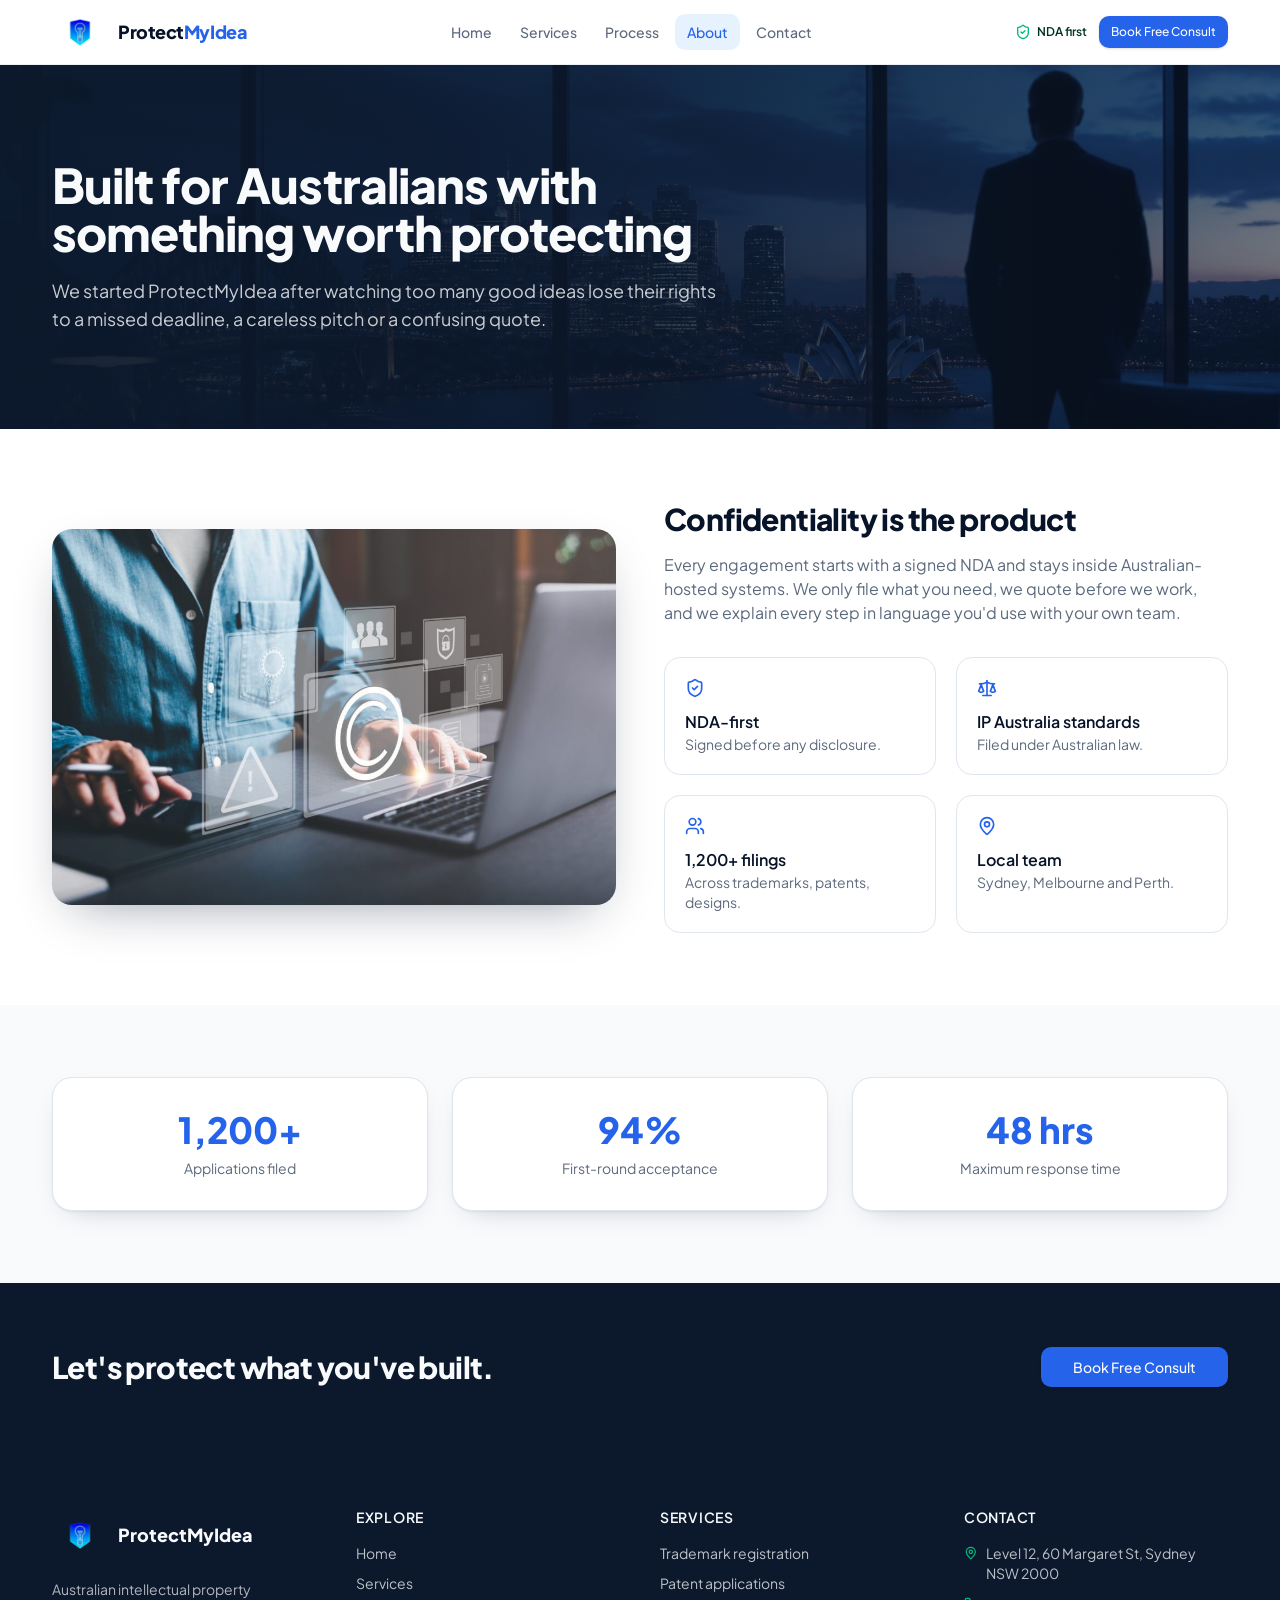
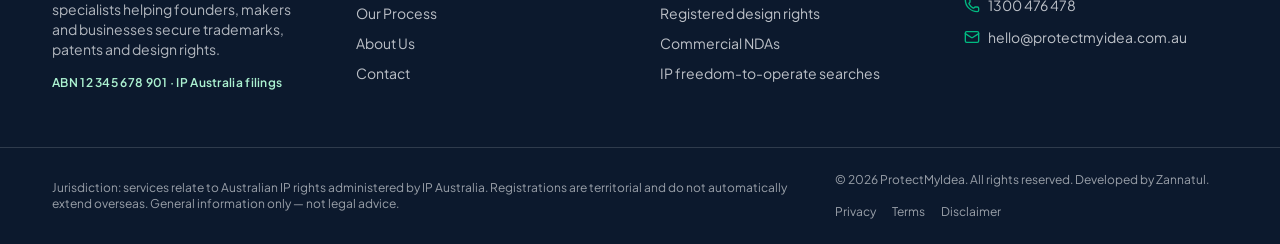
<file: about/index.html>
<!DOCTYPE html><html lang="en"><head><meta charSet="utf-8"/><meta name="viewport" content="width=device-width, initial-scale=1"/><link rel="preload" as="image" href="../assets/logo-7Wrh35xx.png"/><link rel="preload" as="image" href="../assets/hero-about-CtrrALaV.jpg"/><link rel="stylesheet" href="../assets/styles--XlWHDrC.css" data-precedence="default"/><link rel="stylesheet" href="https://fonts.googleapis.com/css2?family=Plus+Jakarta+Sans:wght@400;500;600;700;800&amp;family=Inter:wght@400;500;600&amp;display=swap" data-precedence="default"/><title>About ProtectMyIdea | Australian IP Specialists</title><meta name="author" content="ProtectMyIdea"/><meta name="description" content="Meet ProtectMyIdea: an Australian intellectual property agency built around confidentiality, fixed pricing and plain-English advice for founders."/><meta property="og:title" content="About ProtectMyIdea"/><meta property="og:description" content="Australian IP specialists for founders, makers and growing businesses."/><meta property="og:type" content="website"/><meta name="twitter:card" content="summary_large_image"/><link rel="modulepreload" href="../assets/about-DZpUo-8A.js"/><link rel="modulepreload" href="../assets/SiteLayout-uqEibgkX.js"/><link rel="modulepreload" href="../assets/process-shot-VzPpjE6-.js"/><link rel="preconnect" href="https://fonts.googleapis.com"/><link rel="preconnect" href="https://fonts.gstatic.com" crossorigin="anonymous"/><link rel="icon" type="image/png" href="../favicon.png"/></head><body><!--$--><div class="flex min-h-screen flex-col"><header class="sticky top-0 z-50 border-b border-border/60 bg-background/85 backdrop-blur-md"><div class="container-page flex h-16 items-center justify-between gap-4"><a aria-label="ProtectMyIdea home" href="../index.html" class="flex items-center gap-2.5"><img src="../assets/logo-7Wrh35xx.png" alt="ProtectMyIdea logo" width="50" height="50" class="h-14 w-14"/><span class="text-lg font-extrabold tracking-tight">Protect<span class="text-primary">MyIdea</span></span></a><nav aria-label="Primary" class="hidden items-center gap-1 md:flex"><a class="rounded-md px-3 py-2 text-sm font-medium transition-colors hover:text-primary text-muted-foreground" href="../index.html">Home</a><a class="rounded-md px-3 py-2 text-sm font-medium transition-colors hover:text-primary text-muted-foreground" href="../services.html">Services</a><a class="rounded-md px-3 py-2 text-sm font-medium transition-colors hover:text-primary text-muted-foreground" href="../process.html">Process</a><a class="rounded-md px-3 py-2 text-sm font-medium transition-colors hover:text-primary text-primary bg-accent" href="../about.html" data-status="active" aria-current="page">About</a><a class="rounded-md px-3 py-2 text-sm font-medium transition-colors hover:text-primary text-muted-foreground" href="../contact.html">Contact</a></nav><div class="hidden items-center gap-3 md:flex"><span class="flex items-center gap-1.5 text-xs font-semibold text-mint-foreground"><svg xmlns="http://www.w3.org/2000/svg" width="24" height="24" viewBox="0 0 24 24" fill="none" stroke="currentColor" stroke-width="2" stroke-linecap="round" stroke-linejoin="round" class="lucide lucide-shield-check h-4 w-4 text-mint" aria-hidden="true"><path d="M20 13c0 5-3.5 7.5-7.66 8.95a1 1 0 0 1-.67-.01C7.5 20.5 4 18 4 13V6a1 1 0 0 1 1-1c2 0 4.5-1.2 6.24-2.72a1.17 1.17 0 0 1 1.52 0C14.51 3.81 17 5 19 5a1 1 0 0 1 1 1z"></path><path d="m9 12 2 2 4-4"></path></svg> NDA first</span><a href="../contact.html" class="inline-flex items-center justify-center gap-2 whitespace-nowrap font-medium cursor-pointer transition-colors focus-visible:outline-none focus-visible:ring-1 focus-visible:ring-ring disabled:pointer-events-none disabled:opacity-50 disabled:cursor-not-allowed [&amp;_svg]:pointer-events-none [&amp;_svg]:size-4 [&amp;_svg]:shrink-0 bg-primary text-primary-foreground shadow hover:bg-primary/90 h-8 rounded-md px-3 text-xs">Book Free Consult</a></div><button type="button" class="inline-flex h-10 w-10 items-center justify-center rounded-md border border-border md:hidden" aria-expanded="false" aria-label="Open menu"><svg xmlns="http://www.w3.org/2000/svg" width="24" height="24" viewBox="0 0 24 24" fill="none" stroke="currentColor" stroke-width="2" stroke-linecap="round" stroke-linejoin="round" class="lucide lucide-menu h-5 w-5" aria-hidden="true"><path d="M4 5h16"></path><path d="M4 12h16"></path><path d="M4 19h16"></path></svg></button></div></header><main class="flex-1"><section class="relative isolate overflow-hidden bg-navy text-navy-foreground"><img src="../assets/hero-about-CtrrALaV.jpg" alt="Sydney harbour skyline at blue hour seen from an office" width="1920" height="912" class="absolute inset-0 h-full w-full object-cover opacity-65"/><div class="absolute inset-0 bg-gradient-to-r from-navy/95 via-navy/75 to-navy/35" aria-hidden="true"></div><div class="container-page relative py-24"><h1 class="max-w-3xl text-4xl font-extrabold sm:text-5xl">Built for Australians with something worth protecting</h1><p class="mt-5 max-w-2xl text-lg text-navy-foreground/80">We started ProtectMyIdea after watching too many good ideas lose their rights to a missed deadline, a careless pitch or a confusing quote.</p></div></section><section class="section"><div class="container-page grid gap-12 lg:grid-cols-2 lg:items-center"><img src="../assets/process-shot-BgCa8K4J.jpg" alt="Consultants working through an invention with a client" width="1200" height="900" loading="lazy" class="rounded-2xl object-cover shadow-elegant"/><div><h2 class="text-3xl font-extrabold">Confidentiality is the product</h2><p class="mt-4 text-muted-foreground">Every engagement starts with a signed NDA and stays inside Australian-hosted systems. We only file what you need, we quote before we work, and we explain every step in language you&#x27;d use with your own team.</p><div class="mt-8 grid gap-5 sm:grid-cols-2"><div class="rounded-xl border border-border bg-card p-5"><svg xmlns="http://www.w3.org/2000/svg" width="24" height="24" viewBox="0 0 24 24" fill="none" stroke="currentColor" stroke-width="2" stroke-linecap="round" stroke-linejoin="round" class="lucide lucide-shield-check h-5 w-5 text-primary" aria-hidden="true"><path d="M20 13c0 5-3.5 7.5-7.66 8.95a1 1 0 0 1-.67-.01C7.5 20.5 4 18 4 13V6a1 1 0 0 1 1-1c2 0 4.5-1.2 6.24-2.72a1.17 1.17 0 0 1 1.52 0C14.51 3.81 17 5 19 5a1 1 0 0 1 1 1z"></path><path d="m9 12 2 2 4-4"></path></svg><p class="mt-3 font-semibold">NDA-first</p><p class="text-sm text-muted-foreground">Signed before any disclosure.</p></div><div class="rounded-xl border border-border bg-card p-5"><svg xmlns="http://www.w3.org/2000/svg" width="24" height="24" viewBox="0 0 24 24" fill="none" stroke="currentColor" stroke-width="2" stroke-linecap="round" stroke-linejoin="round" class="lucide lucide-scale h-5 w-5 text-primary" aria-hidden="true"><path d="M12 3v18"></path><path d="m19 8 3 8a5 5 0 0 1-6 0zV7"></path><path d="M3 7h1a17 17 0 0 0 8-2 17 17 0 0 0 8 2h1"></path><path d="m5 8 3 8a5 5 0 0 1-6 0zV7"></path><path d="M7 21h10"></path></svg><p class="mt-3 font-semibold">IP Australia standards</p><p class="text-sm text-muted-foreground">Filed under Australian law.</p></div><div class="rounded-xl border border-border bg-card p-5"><svg xmlns="http://www.w3.org/2000/svg" width="24" height="24" viewBox="0 0 24 24" fill="none" stroke="currentColor" stroke-width="2" stroke-linecap="round" stroke-linejoin="round" class="lucide lucide-users h-5 w-5 text-primary" aria-hidden="true"><path d="M16 21v-2a4 4 0 0 0-4-4H6a4 4 0 0 0-4 4v2"></path><path d="M16 3.128a4 4 0 0 1 0 7.744"></path><path d="M22 21v-2a4 4 0 0 0-3-3.87"></path><circle cx="9" cy="7" r="4"></circle></svg><p class="mt-3 font-semibold">1,200+ filings</p><p class="text-sm text-muted-foreground">Across trademarks, patents, designs.</p></div><div class="rounded-xl border border-border bg-card p-5"><svg xmlns="http://www.w3.org/2000/svg" width="24" height="24" viewBox="0 0 24 24" fill="none" stroke="currentColor" stroke-width="2" stroke-linecap="round" stroke-linejoin="round" class="lucide lucide-map-pin h-5 w-5 text-primary" aria-hidden="true"><path d="M20 10c0 4.993-5.539 10.193-7.399 11.799a1 1 0 0 1-1.202 0C9.539 20.193 4 14.993 4 10a8 8 0 0 1 16 0"></path><circle cx="12" cy="10" r="3"></circle></svg><p class="mt-3 font-semibold">Local team</p><p class="text-sm text-muted-foreground">Sydney, Melbourne and Perth.</p></div></div></div></div></section><section class="section bg-surface"><div class="container-page grid gap-6 sm:grid-cols-3"><div class="rounded-2xl border border-border bg-card p-8 text-center shadow-card"><p class="text-4xl font-extrabold text-primary">1,200+</p><p class="mt-2 text-sm text-muted-foreground">Applications filed</p></div><div class="rounded-2xl border border-border bg-card p-8 text-center shadow-card"><p class="text-4xl font-extrabold text-primary">94%</p><p class="mt-2 text-sm text-muted-foreground">First-round acceptance</p></div><div class="rounded-2xl border border-border bg-card p-8 text-center shadow-card"><p class="text-4xl font-extrabold text-primary">48 hrs</p><p class="mt-2 text-sm text-muted-foreground">Maximum response time</p></div></div></section><section class="bg-navy py-16 text-navy-foreground"><div class="container-page flex flex-col items-start justify-between gap-6 md:flex-row md:items-center"><h2 class="text-2xl font-extrabold sm:text-3xl">Let&#x27;s protect what you&#x27;ve built.</h2><a href="../contact.html" class="inline-flex items-center justify-center gap-2 whitespace-nowrap text-sm font-medium cursor-pointer transition-colors focus-visible:outline-none focus-visible:ring-1 focus-visible:ring-ring disabled:pointer-events-none disabled:opacity-50 disabled:cursor-not-allowed [&amp;_svg]:pointer-events-none [&amp;_svg]:size-4 [&amp;_svg]:shrink-0 bg-primary text-primary-foreground shadow hover:bg-primary/90 h-10 rounded-md px-8">Book Free Consult</a></div></section></main><footer class="bg-navy text-navy-foreground"><div class="container-page grid gap-10 py-14 md:grid-cols-4"><div><div class="flex items-center gap-2.5"><img src="../assets/logo-7Wrh35xx.png" alt="ProtectMyIdea logo" width="50" height="50" loading="lazy" class="h-14 w-14"/><span class="text-lg font-extrabold">ProtectMyIdea</span></div><p class="mt-4 text-sm text-navy-foreground/70">Australian intellectual property specialists helping founders, makers and businesses secure trademarks, patents and design rights.</p><p class="mt-4 text-xs font-semibold tracking-wide text-mint-soft">ABN 12 345 678 901 · IP Australia filings</p></div><nav aria-label="Footer navigation"><h2 class="text-sm font-semibold uppercase tracking-wider">Explore</h2><ul class="mt-4 space-y-2.5 text-sm text-navy-foreground/75"><li><a href="../index.html" class="transition-colors hover:text-mint-soft">Home</a></li><li><a href="../services.html" class="transition-colors hover:text-mint-soft">Services</a></li><li><a href="../process.html" class="transition-colors hover:text-mint-soft">Our Process</a></li><li><a class="transition-colors hover:text-mint-soft active" href="../about.html" data-status="active" aria-current="page">About Us</a></li><li><a href="../contact.html" class="transition-colors hover:text-mint-soft">Contact</a></li></ul></nav><div><h2 class="text-sm font-semibold uppercase tracking-wider">Services</h2><ul class="mt-4 space-y-2.5 text-sm text-navy-foreground/75"><li>Trademark registration</li><li>Patent applications</li><li>Registered design rights</li><li>Commercial NDAs</li><li>IP freedom-to-operate searches</li></ul></div><div><h2 class="text-sm font-semibold uppercase tracking-wider">Contact</h2><ul class="mt-4 space-y-3 text-sm text-navy-foreground/75"><li class="flex items-start gap-2"><svg xmlns="http://www.w3.org/2000/svg" width="24" height="24" viewBox="0 0 24 24" fill="none" stroke="currentColor" stroke-width="2" stroke-linecap="round" stroke-linejoin="round" class="lucide lucide-map-pin mt-0.5 h-4 w-4 text-mint" aria-hidden="true"><path d="M20 10c0 4.993-5.539 10.193-7.399 11.799a1 1 0 0 1-1.202 0C9.539 20.193 4 14.993 4 10a8 8 0 0 1 16 0"></path><circle cx="12" cy="10" r="3"></circle></svg>Level 12, 60 Margaret St, Sydney NSW 2000</li><li class="flex items-center gap-2"><svg xmlns="http://www.w3.org/2000/svg" width="24" height="24" viewBox="0 0 24 24" fill="none" stroke="currentColor" stroke-width="2" stroke-linecap="round" stroke-linejoin="round" class="lucide lucide-phone h-4 w-4 text-mint" aria-hidden="true"><path d="M13.832 16.568a1 1 0 0 0 1.213-.303l.355-.465A2 2 0 0 1 17 15h3a2 2 0 0 1 2 2v3a2 2 0 0 1-2 2A18 18 0 0 1 2 4a2 2 0 0 1 2-2h3a2 2 0 0 1 2 2v3a2 2 0 0 1-.8 1.6l-.468.351a1 1 0 0 0-.292 1.233 14 14 0 0 0 6.392 6.384"></path></svg><a href="tel:+611300476478" class="hover:text-mint-soft">1300 476 478</a></li><li class="flex items-center gap-2"><svg xmlns="http://www.w3.org/2000/svg" width="24" height="24" viewBox="0 0 24 24" fill="none" stroke="currentColor" stroke-width="2" stroke-linecap="round" stroke-linejoin="round" class="lucide lucide-mail h-4 w-4 text-mint" aria-hidden="true"><path d="m22 7-8.991 5.727a2 2 0 0 1-2.009 0L2 7"></path><rect x="2" y="4" width="20" height="16" rx="2"></rect></svg><a href="mailto:hello@protectmyidea.com.au" class="hover:text-mint-soft">hello@protectmyidea.com.au</a></li></ul></div></div><div class="border-t border-navy-foreground/15"><div class="container-page flex flex-col gap-4 py-6 text-xs text-navy-foreground/60 md:flex-row md:items-center md:justify-between"><p>Jurisdiction: services relate to Australian IP rights administered by IP Australia. Registrations are territorial and do not automatically extend overseas. General information only — not legal advice.</p><div class="flex flex-wrap gap-4"><span>© <!-- -->2026<!-- --> ProtectMyIdea. All rights reserved. Developed by Zannatul.</span><a href="#privacy" class="hover:text-mint-soft">Privacy</a><a href="#terms" class="hover:text-mint-soft">Terms</a><a href="#disclaimer" class="hover:text-mint-soft">Disclaimer</a></div></div></div></footer></div><script>(function(a,f){let l;try{l=JSON.parse(sessionStorage.getItem(a)||"{}")}catch{return}const n=l?.[f||history.state?.__TSR_key];let c=!1;for(const t in n){const e=n[t],o=e?.scrollX,s=e?.scrollY;if(Number.isFinite(o)&&Number.isFinite(s)){if(t==="window")scrollTo(o,s),c=!0;else if(t)try{const r=document.querySelector(t);r&&(r.scrollLeft=o,r.scrollTop=s)}catch{}}}if(c)return;const i=location.hash.slice(1);if(i){const t=history.state?.__hashScrollIntoViewOptions??!0;if(t){const e=document.getElementById(i);e&&e.scrollIntoView(t)}return}scrollTo(0,0)})("tsr-scroll-restoration-v1_3");document.currentScript.remove()</script><!--/$--><script src="../assets/site-interactive.js" defer></script></body></html>
</file>
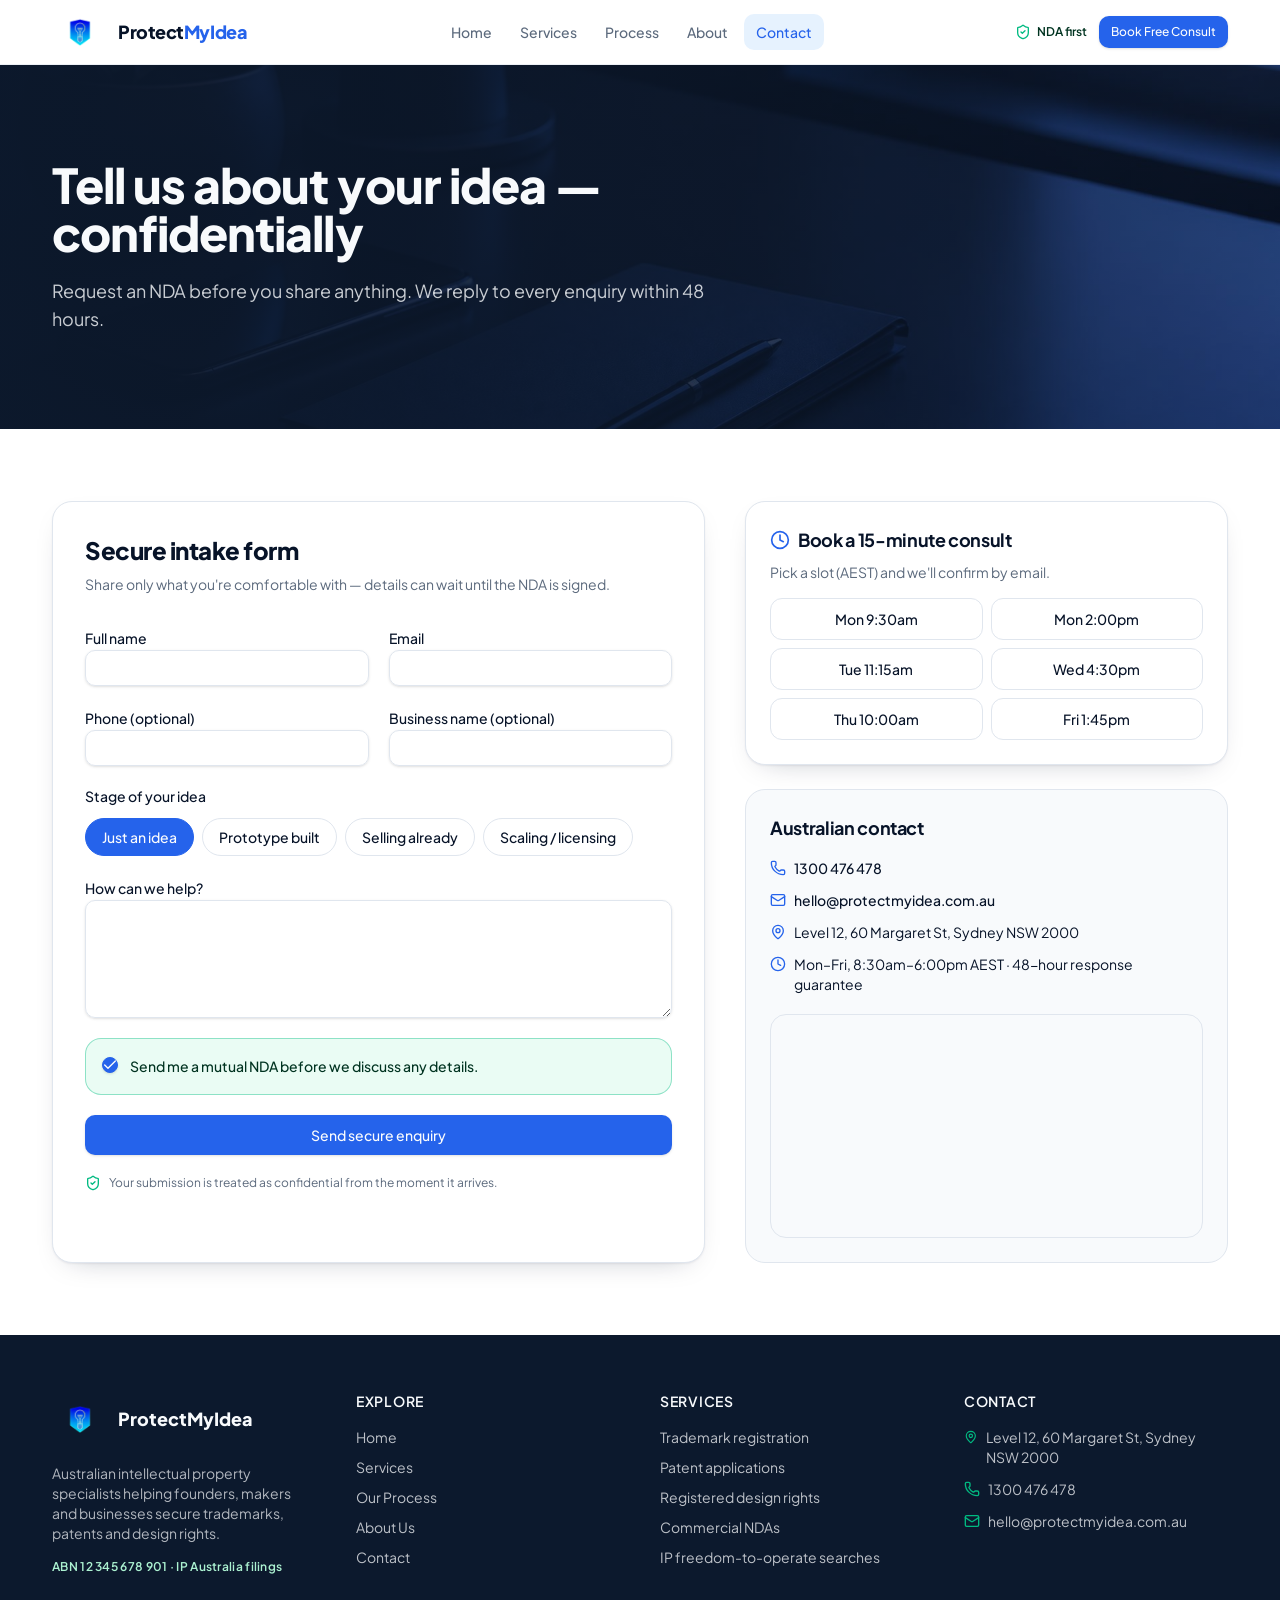
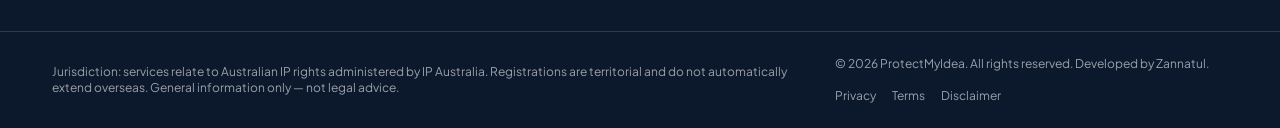
<file: contact/index.html>
<!DOCTYPE html><html lang="en"><head><meta charSet="utf-8"/><meta name="viewport" content="width=device-width, initial-scale=1"/><link rel="preload" as="image" href="../assets/logo-7Wrh35xx.png"/><link rel="preload" as="image" href="../assets/hero-contact-DwWjqiri.jpg"/><link rel="stylesheet" href="../assets/styles--XlWHDrC.css" data-precedence="default"/><link rel="stylesheet" href="https://fonts.googleapis.com/css2?family=Plus+Jakarta+Sans:wght@400;500;600;700;800&amp;family=Inter:wght@400;500;600&amp;display=swap" data-precedence="default"/><title>Contact ProtectMyIdea | Free 15-Minute IP Consult</title><meta name="author" content="ProtectMyIdea"/><meta name="description" content="Book a free confidential 15-minute consultation with an Australian IP specialist. Secure intake form, NDA on request, 48-hour response guarantee."/><meta property="og:title" content="Contact ProtectMyIdea"/><meta property="og:description" content="Free 15-minute confidential IP consultation with an Australian specialist."/><meta property="og:type" content="website"/><meta name="twitter:card" content="summary_large_image"/><link rel="modulepreload" href="../assets/contact-CI7x8Ygi.js"/><link rel="modulepreload" href="../assets/SiteLayout-uqEibgkX.js"/><link rel="modulepreload" href="../assets/check-CxrcZ71C.js"/><link rel="modulepreload" href="../assets/circle-check-C_2Ynixk.js"/><link rel="modulepreload" href="../assets/clock-DK6DQAhu.js"/><link rel="preconnect" href="https://fonts.googleapis.com"/><link rel="preconnect" href="https://fonts.gstatic.com" crossorigin="anonymous"/><link rel="icon" type="image/png" href="../favicon.png"/></head><body><!--$--><div class="flex min-h-screen flex-col"><header class="sticky top-0 z-50 border-b border-border/60 bg-background/85 backdrop-blur-md"><div class="container-page flex h-16 items-center justify-between gap-4"><a aria-label="ProtectMyIdea home" href="../index.html" class="flex items-center gap-2.5"><img src="../assets/logo-7Wrh35xx.png" alt="ProtectMyIdea logo" width="50" height="50" class="h-14 w-14"/><span class="text-lg font-extrabold tracking-tight">Protect<span class="text-primary">MyIdea</span></span></a><nav aria-label="Primary" class="hidden items-center gap-1 md:flex"><a class="rounded-md px-3 py-2 text-sm font-medium transition-colors hover:text-primary text-muted-foreground" href="../index.html">Home</a><a class="rounded-md px-3 py-2 text-sm font-medium transition-colors hover:text-primary text-muted-foreground" href="../services.html">Services</a><a class="rounded-md px-3 py-2 text-sm font-medium transition-colors hover:text-primary text-muted-foreground" href="../process.html">Process</a><a class="rounded-md px-3 py-2 text-sm font-medium transition-colors hover:text-primary text-muted-foreground" href="../about.html">About</a><a class="rounded-md px-3 py-2 text-sm font-medium transition-colors hover:text-primary text-primary bg-accent" href="../contact.html" data-status="active" aria-current="page">Contact</a></nav><div class="hidden items-center gap-3 md:flex"><span class="flex items-center gap-1.5 text-xs font-semibold text-mint-foreground"><svg xmlns="http://www.w3.org/2000/svg" width="24" height="24" viewBox="0 0 24 24" fill="none" stroke="currentColor" stroke-width="2" stroke-linecap="round" stroke-linejoin="round" class="lucide lucide-shield-check h-4 w-4 text-mint" aria-hidden="true"><path d="M20 13c0 5-3.5 7.5-7.66 8.95a1 1 0 0 1-.67-.01C7.5 20.5 4 18 4 13V6a1 1 0 0 1 1-1c2 0 4.5-1.2 6.24-2.72a1.17 1.17 0 0 1 1.52 0C14.51 3.81 17 5 19 5a1 1 0 0 1 1 1z"></path><path d="m9 12 2 2 4-4"></path></svg> NDA first</span><a class="inline-flex items-center justify-center gap-2 whitespace-nowrap font-medium cursor-pointer transition-colors focus-visible:outline-none focus-visible:ring-1 focus-visible:ring-ring disabled:pointer-events-none disabled:opacity-50 disabled:cursor-not-allowed [&amp;_svg]:pointer-events-none [&amp;_svg]:size-4 [&amp;_svg]:shrink-0 bg-primary text-primary-foreground shadow hover:bg-primary/90 h-8 rounded-md px-3 text-xs active" href="../contact.html" data-status="active" aria-current="page">Book Free Consult</a></div><button type="button" class="inline-flex h-10 w-10 items-center justify-center rounded-md border border-border md:hidden" aria-expanded="false" aria-label="Open menu"><svg xmlns="http://www.w3.org/2000/svg" width="24" height="24" viewBox="0 0 24 24" fill="none" stroke="currentColor" stroke-width="2" stroke-linecap="round" stroke-linejoin="round" class="lucide lucide-menu h-5 w-5" aria-hidden="true"><path d="M4 5h16"></path><path d="M4 12h16"></path><path d="M4 19h16"></path></svg></button></div></header><main class="flex-1"><section class="relative isolate overflow-hidden bg-navy text-navy-foreground"><img src="../assets/hero-contact-DwWjqiri.jpg" alt="Quiet desk with notebook and phone lit by evening light" width="1920" height="912" class="absolute inset-0 h-full w-full object-cover opacity-65"/><div class="absolute inset-0 bg-gradient-to-r from-navy/95 via-navy/75 to-navy/35" aria-hidden="true"></div><div class="container-page relative py-24"><h1 class="max-w-3xl text-4xl font-extrabold sm:text-5xl">Tell us about your idea — confidentially</h1><p class="mt-5 max-w-2xl text-lg text-navy-foreground/80">Request an NDA before you share anything. We reply to every enquiry within 48 hours.</p></div></section><section class="section"><div class="container-page grid gap-10 lg:grid-cols-[1.15fr_0.85fr]"><div class="rounded-2xl border border-border bg-card p-6 shadow-card sm:p-8"><h2 class="text-2xl font-extrabold">Secure intake form</h2><p class="mt-2 text-sm text-muted-foreground">Share only what you&#x27;re comfortable with — details can wait until the NDA is signed.</p><form class="mt-8 space-y-5"><div class="grid gap-5 sm:grid-cols-2"><div class="space-y-2"><label class="text-sm font-medium leading-none peer-disabled:cursor-not-allowed peer-disabled:opacity-70" for="name">Full name</label><input class="flex h-9 w-full rounded-md border border-input bg-transparent px-3 py-1 text-base shadow-sm transition-colors file:border-0 file:bg-transparent file:text-sm file:font-medium file:text-foreground placeholder:text-muted-foreground focus-visible:outline-none focus-visible:ring-1 focus-visible:ring-ring disabled:cursor-not-allowed disabled:opacity-50 md:text-sm" id="name" required="" autoComplete="name" name="name"/></div><div class="space-y-2"><label class="text-sm font-medium leading-none peer-disabled:cursor-not-allowed peer-disabled:opacity-70" for="email">Email</label><input type="email" class="flex h-9 w-full rounded-md border border-input bg-transparent px-3 py-1 text-base shadow-sm transition-colors file:border-0 file:bg-transparent file:text-sm file:font-medium file:text-foreground placeholder:text-muted-foreground focus-visible:outline-none focus-visible:ring-1 focus-visible:ring-ring disabled:cursor-not-allowed disabled:opacity-50 md:text-sm" id="email" required="" autoComplete="email" name="email"/></div><div class="space-y-2"><label class="text-sm font-medium leading-none peer-disabled:cursor-not-allowed peer-disabled:opacity-70" for="phone">Phone (optional)</label><input type="tel" class="flex h-9 w-full rounded-md border border-input bg-transparent px-3 py-1 text-base shadow-sm transition-colors file:border-0 file:bg-transparent file:text-sm file:font-medium file:text-foreground placeholder:text-muted-foreground focus-visible:outline-none focus-visible:ring-1 focus-visible:ring-ring disabled:cursor-not-allowed disabled:opacity-50 md:text-sm" id="phone" autoComplete="tel" name="phone"/></div><div class="space-y-2"><label class="text-sm font-medium leading-none peer-disabled:cursor-not-allowed peer-disabled:opacity-70" for="company">Business name (optional)</label><input class="flex h-9 w-full rounded-md border border-input bg-transparent px-3 py-1 text-base shadow-sm transition-colors file:border-0 file:bg-transparent file:text-sm file:font-medium file:text-foreground placeholder:text-muted-foreground focus-visible:outline-none focus-visible:ring-1 focus-visible:ring-ring disabled:cursor-not-allowed disabled:opacity-50 md:text-sm" id="company" autoComplete="organization" name="company"/></div></div><fieldset class="space-y-2"><legend class="text-sm font-medium">Stage of your idea</legend><div class="flex flex-wrap gap-2 pt-1"><button type="button" aria-pressed="true" class="rounded-full border px-4 py-2 text-sm font-medium transition-colors border-primary bg-primary text-primary-foreground">Just an idea</button><button type="button" aria-pressed="false" class="rounded-full border px-4 py-2 text-sm font-medium transition-colors border-border bg-background hover:border-primary/50">Prototype built</button><button type="button" aria-pressed="false" class="rounded-full border px-4 py-2 text-sm font-medium transition-colors border-border bg-background hover:border-primary/50">Selling already</button><button type="button" aria-pressed="false" class="rounded-full border px-4 py-2 text-sm font-medium transition-colors border-border bg-background hover:border-primary/50">Scaling / licensing</button></div></fieldset><div class="space-y-2"><label class="text-sm font-medium leading-none peer-disabled:cursor-not-allowed peer-disabled:opacity-70" for="message">How can we help?</label><textarea class="flex min-h-[60px] w-full rounded-md border border-input bg-transparent px-3 py-2 text-base shadow-sm placeholder:text-muted-foreground focus-visible:outline-none focus-visible:ring-1 focus-visible:ring-ring disabled:cursor-not-allowed disabled:opacity-50 md:text-sm" id="message" name="message" rows="5" required=""></textarea></div><div class="flex items-start gap-3 rounded-xl border border-mint/40 bg-mint-soft/25 p-4"><button type="button" role="checkbox" aria-checked="true" data-state="checked" value="on" class="grid place-content-center peer h-4 w-4 shrink-0 rounded-sm border border-primary shadow cursor-pointer focus-visible:outline-none focus-visible:ring-1 focus-visible:ring-ring disabled:cursor-not-allowed disabled:opacity-50 data-[state=checked]:bg-primary data-[state=checked]:text-primary-foreground mt-0.5" id="nda"><span data-state="checked" class="grid place-content-center text-current" style="pointer-events:none"><svg xmlns="http://www.w3.org/2000/svg" width="24" height="24" viewBox="0 0 24 24" fill="none" stroke="currentColor" stroke-width="2" stroke-linecap="round" stroke-linejoin="round" class="lucide lucide-check h-4 w-4" aria-hidden="true"><path d="M20 6 9 17l-5-5"></path></svg></span></button><input type="checkbox" aria-hidden="true" tabindex="-1" style="position:absolute;pointer-events:none;opacity:0;margin:0;transform:translateX(-100%)" name="nda" checked="" value="on"/><label class="peer-disabled:cursor-not-allowed peer-disabled:opacity-70 text-sm font-medium leading-relaxed text-mint-foreground" for="nda">Send me a mutual NDA before we discuss any details.</label></div><button class="inline-flex items-center justify-center gap-2 whitespace-nowrap text-sm font-medium cursor-pointer transition-colors focus-visible:outline-none focus-visible:ring-1 focus-visible:ring-ring disabled:pointer-events-none disabled:opacity-50 disabled:cursor-not-allowed [&amp;_svg]:pointer-events-none [&amp;_svg]:size-4 [&amp;_svg]:shrink-0 bg-primary text-primary-foreground shadow hover:bg-primary/90 h-10 rounded-md px-8 w-full" type="submit">Send secure enquiry</button><p class="flex items-center gap-2 text-xs text-muted-foreground"><svg xmlns="http://www.w3.org/2000/svg" width="24" height="24" viewBox="0 0 24 24" fill="none" stroke="currentColor" stroke-width="2" stroke-linecap="round" stroke-linejoin="round" class="lucide lucide-shield-check h-4 w-4 text-mint" aria-hidden="true"><path d="M20 13c0 5-3.5 7.5-7.66 8.95a1 1 0 0 1-.67-.01C7.5 20.5 4 18 4 13V6a1 1 0 0 1 1-1c2 0 4.5-1.2 6.24-2.72a1.17 1.17 0 0 1 1.52 0C14.51 3.81 17 5 19 5a1 1 0 0 1 1 1z"></path><path d="m9 12 2 2 4-4"></path></svg>Your submission is treated as confidential from the moment it arrives.</p></form></div><div class="space-y-6"><div class="rounded-2xl border border-border bg-card p-6 shadow-card"><h2 class="flex items-center gap-2 text-lg font-bold"><svg xmlns="http://www.w3.org/2000/svg" width="24" height="24" viewBox="0 0 24 24" fill="none" stroke="currentColor" stroke-width="2" stroke-linecap="round" stroke-linejoin="round" class="lucide lucide-clock h-5 w-5 text-primary" aria-hidden="true"><circle cx="12" cy="12" r="10"></circle><path d="M12 6v6l4 2"></path></svg> Book a 15-minute consult</h2><p class="mt-2 text-sm text-muted-foreground">Pick a slot (AEST) and we&#x27;ll confirm by email.</p><div class="mt-4 grid grid-cols-2 gap-2"><button type="button" aria-pressed="false" class="rounded-lg border px-3 py-2.5 text-sm font-medium transition-colors border-border bg-background hover:border-primary/50">Mon 9:30am</button><button type="button" aria-pressed="false" class="rounded-lg border px-3 py-2.5 text-sm font-medium transition-colors border-border bg-background hover:border-primary/50">Mon 2:00pm</button><button type="button" aria-pressed="false" class="rounded-lg border px-3 py-2.5 text-sm font-medium transition-colors border-border bg-background hover:border-primary/50">Tue 11:15am</button><button type="button" aria-pressed="false" class="rounded-lg border px-3 py-2.5 text-sm font-medium transition-colors border-border bg-background hover:border-primary/50">Wed 4:30pm</button><button type="button" aria-pressed="false" class="rounded-lg border px-3 py-2.5 text-sm font-medium transition-colors border-border bg-background hover:border-primary/50">Thu 10:00am</button><button type="button" aria-pressed="false" class="rounded-lg border px-3 py-2.5 text-sm font-medium transition-colors border-border bg-background hover:border-primary/50">Fri 1:45pm</button></div></div><div class="rounded-2xl border border-border bg-surface p-6"><h2 class="text-lg font-bold">Australian contact</h2><ul class="mt-4 space-y-3 text-sm"><li class="flex items-center gap-2"><svg xmlns="http://www.w3.org/2000/svg" width="24" height="24" viewBox="0 0 24 24" fill="none" stroke="currentColor" stroke-width="2" stroke-linecap="round" stroke-linejoin="round" class="lucide lucide-phone h-4 w-4 text-primary" aria-hidden="true"><path d="M13.832 16.568a1 1 0 0 0 1.213-.303l.355-.465A2 2 0 0 1 17 15h3a2 2 0 0 1 2 2v3a2 2 0 0 1-2 2A18 18 0 0 1 2 4a2 2 0 0 1 2-2h3a2 2 0 0 1 2 2v3a2 2 0 0 1-.8 1.6l-.468.351a1 1 0 0 0-.292 1.233 14 14 0 0 0 6.392 6.384"></path></svg><a href="tel:+611300476478" class="font-medium hover:text-primary">1300 476 478</a></li><li class="flex items-center gap-2"><svg xmlns="http://www.w3.org/2000/svg" width="24" height="24" viewBox="0 0 24 24" fill="none" stroke="currentColor" stroke-width="2" stroke-linecap="round" stroke-linejoin="round" class="lucide lucide-mail h-4 w-4 text-primary" aria-hidden="true"><path d="m22 7-8.991 5.727a2 2 0 0 1-2.009 0L2 7"></path><rect x="2" y="4" width="20" height="16" rx="2"></rect></svg><a href="mailto:hello@protectmyidea.com.au" class="font-medium hover:text-primary">hello@protectmyidea.com.au</a></li><li class="flex items-start gap-2"><svg xmlns="http://www.w3.org/2000/svg" width="24" height="24" viewBox="0 0 24 24" fill="none" stroke="currentColor" stroke-width="2" stroke-linecap="round" stroke-linejoin="round" class="lucide lucide-map-pin mt-0.5 h-4 w-4 text-primary" aria-hidden="true"><path d="M20 10c0 4.993-5.539 10.193-7.399 11.799a1 1 0 0 1-1.202 0C9.539 20.193 4 14.993 4 10a8 8 0 0 1 16 0"></path><circle cx="12" cy="10" r="3"></circle></svg>Level 12, 60 Margaret St, Sydney NSW 2000</li><li class="flex items-start gap-2"><svg xmlns="http://www.w3.org/2000/svg" width="24" height="24" viewBox="0 0 24 24" fill="none" stroke="currentColor" stroke-width="2" stroke-linecap="round" stroke-linejoin="round" class="lucide lucide-clock mt-0.5 h-4 w-4 text-primary" aria-hidden="true"><circle cx="12" cy="12" r="10"></circle><path d="M12 6v6l4 2"></path></svg>Mon–Fri, 8:30am–6:00pm AEST · 48-hour response guarantee</li></ul><iframe title="ProtectMyIdea office location, Sydney" src="https://www.google.com/maps?q=60%20Margaret%20St%2C%20Sydney%20NSW%202000%2C%20Australia&amp;output=embed" loading="lazy" referrerPolicy="no-referrer-when-downgrade" class="h-56 w-full rounded-xl border border-border mt-5 h-48"></iframe></div></div></div></section></main><footer class="bg-navy text-navy-foreground"><div class="container-page grid gap-10 py-14 md:grid-cols-4"><div><div class="flex items-center gap-2.5"><img src="../assets/logo-7Wrh35xx.png" alt="ProtectMyIdea logo" width="50" height="50" loading="lazy" class="h-14 w-14"/><span class="text-lg font-extrabold">ProtectMyIdea</span></div><p class="mt-4 text-sm text-navy-foreground/70">Australian intellectual property specialists helping founders, makers and businesses secure trademarks, patents and design rights.</p><p class="mt-4 text-xs font-semibold tracking-wide text-mint-soft">ABN 12 345 678 901 · IP Australia filings</p></div><nav aria-label="Footer navigation"><h2 class="text-sm font-semibold uppercase tracking-wider">Explore</h2><ul class="mt-4 space-y-2.5 text-sm text-navy-foreground/75"><li><a href="../index.html" class="transition-colors hover:text-mint-soft">Home</a></li><li><a href="../services.html" class="transition-colors hover:text-mint-soft">Services</a></li><li><a href="../process.html" class="transition-colors hover:text-mint-soft">Our Process</a></li><li><a href="../about.html" class="transition-colors hover:text-mint-soft">About Us</a></li><li><a class="transition-colors hover:text-mint-soft active" href="../contact.html" data-status="active" aria-current="page">Contact</a></li></ul></nav><div><h2 class="text-sm font-semibold uppercase tracking-wider">Services</h2><ul class="mt-4 space-y-2.5 text-sm text-navy-foreground/75"><li>Trademark registration</li><li>Patent applications</li><li>Registered design rights</li><li>Commercial NDAs</li><li>IP freedom-to-operate searches</li></ul></div><div><h2 class="text-sm font-semibold uppercase tracking-wider">Contact</h2><ul class="mt-4 space-y-3 text-sm text-navy-foreground/75"><li class="flex items-start gap-2"><svg xmlns="http://www.w3.org/2000/svg" width="24" height="24" viewBox="0 0 24 24" fill="none" stroke="currentColor" stroke-width="2" stroke-linecap="round" stroke-linejoin="round" class="lucide lucide-map-pin mt-0.5 h-4 w-4 text-mint" aria-hidden="true"><path d="M20 10c0 4.993-5.539 10.193-7.399 11.799a1 1 0 0 1-1.202 0C9.539 20.193 4 14.993 4 10a8 8 0 0 1 16 0"></path><circle cx="12" cy="10" r="3"></circle></svg>Level 12, 60 Margaret St, Sydney NSW 2000</li><li class="flex items-center gap-2"><svg xmlns="http://www.w3.org/2000/svg" width="24" height="24" viewBox="0 0 24 24" fill="none" stroke="currentColor" stroke-width="2" stroke-linecap="round" stroke-linejoin="round" class="lucide lucide-phone h-4 w-4 text-mint" aria-hidden="true"><path d="M13.832 16.568a1 1 0 0 0 1.213-.303l.355-.465A2 2 0 0 1 17 15h3a2 2 0 0 1 2 2v3a2 2 0 0 1-2 2A18 18 0 0 1 2 4a2 2 0 0 1 2-2h3a2 2 0 0 1 2 2v3a2 2 0 0 1-.8 1.6l-.468.351a1 1 0 0 0-.292 1.233 14 14 0 0 0 6.392 6.384"></path></svg><a href="tel:+611300476478" class="hover:text-mint-soft">1300 476 478</a></li><li class="flex items-center gap-2"><svg xmlns="http://www.w3.org/2000/svg" width="24" height="24" viewBox="0 0 24 24" fill="none" stroke="currentColor" stroke-width="2" stroke-linecap="round" stroke-linejoin="round" class="lucide lucide-mail h-4 w-4 text-mint" aria-hidden="true"><path d="m22 7-8.991 5.727a2 2 0 0 1-2.009 0L2 7"></path><rect x="2" y="4" width="20" height="16" rx="2"></rect></svg><a href="mailto:hello@protectmyidea.com.au" class="hover:text-mint-soft">hello@protectmyidea.com.au</a></li></ul></div></div><div class="border-t border-navy-foreground/15"><div class="container-page flex flex-col gap-4 py-6 text-xs text-navy-foreground/60 md:flex-row md:items-center md:justify-between"><p>Jurisdiction: services relate to Australian IP rights administered by IP Australia. Registrations are territorial and do not automatically extend overseas. General information only — not legal advice.</p><div class="flex flex-wrap gap-4"><span>© <!-- -->2026<!-- --> ProtectMyIdea. All rights reserved. Developed by Zannatul.</span><a href="#privacy" class="hover:text-mint-soft">Privacy</a><a href="#terms" class="hover:text-mint-soft">Terms</a><a href="#disclaimer" class="hover:text-mint-soft">Disclaimer</a></div></div></div></footer></div><script>(function(a,f){let l;try{l=JSON.parse(sessionStorage.getItem(a)||"{}")}catch{return}const n=l?.[f||history.state?.__TSR_key];let c=!1;for(const t in n){const e=n[t],o=e?.scrollX,s=e?.scrollY;if(Number.isFinite(o)&&Number.isFinite(s)){if(t==="window")scrollTo(o,s),c=!0;else if(t)try{const r=document.querySelector(t);r&&(r.scrollLeft=o,r.scrollTop=s)}catch{}}}if(c)return;const i=location.hash.slice(1);if(i){const t=history.state?.__hashScrollIntoViewOptions??!0;if(t){const e=document.getElementById(i);e&&e.scrollIntoView(t)}return}scrollTo(0,0)})("tsr-scroll-restoration-v1_3");document.currentScript.remove()</script><!--/$--><script src="../assets/site-interactive.js" defer></script></body></html>
</file>
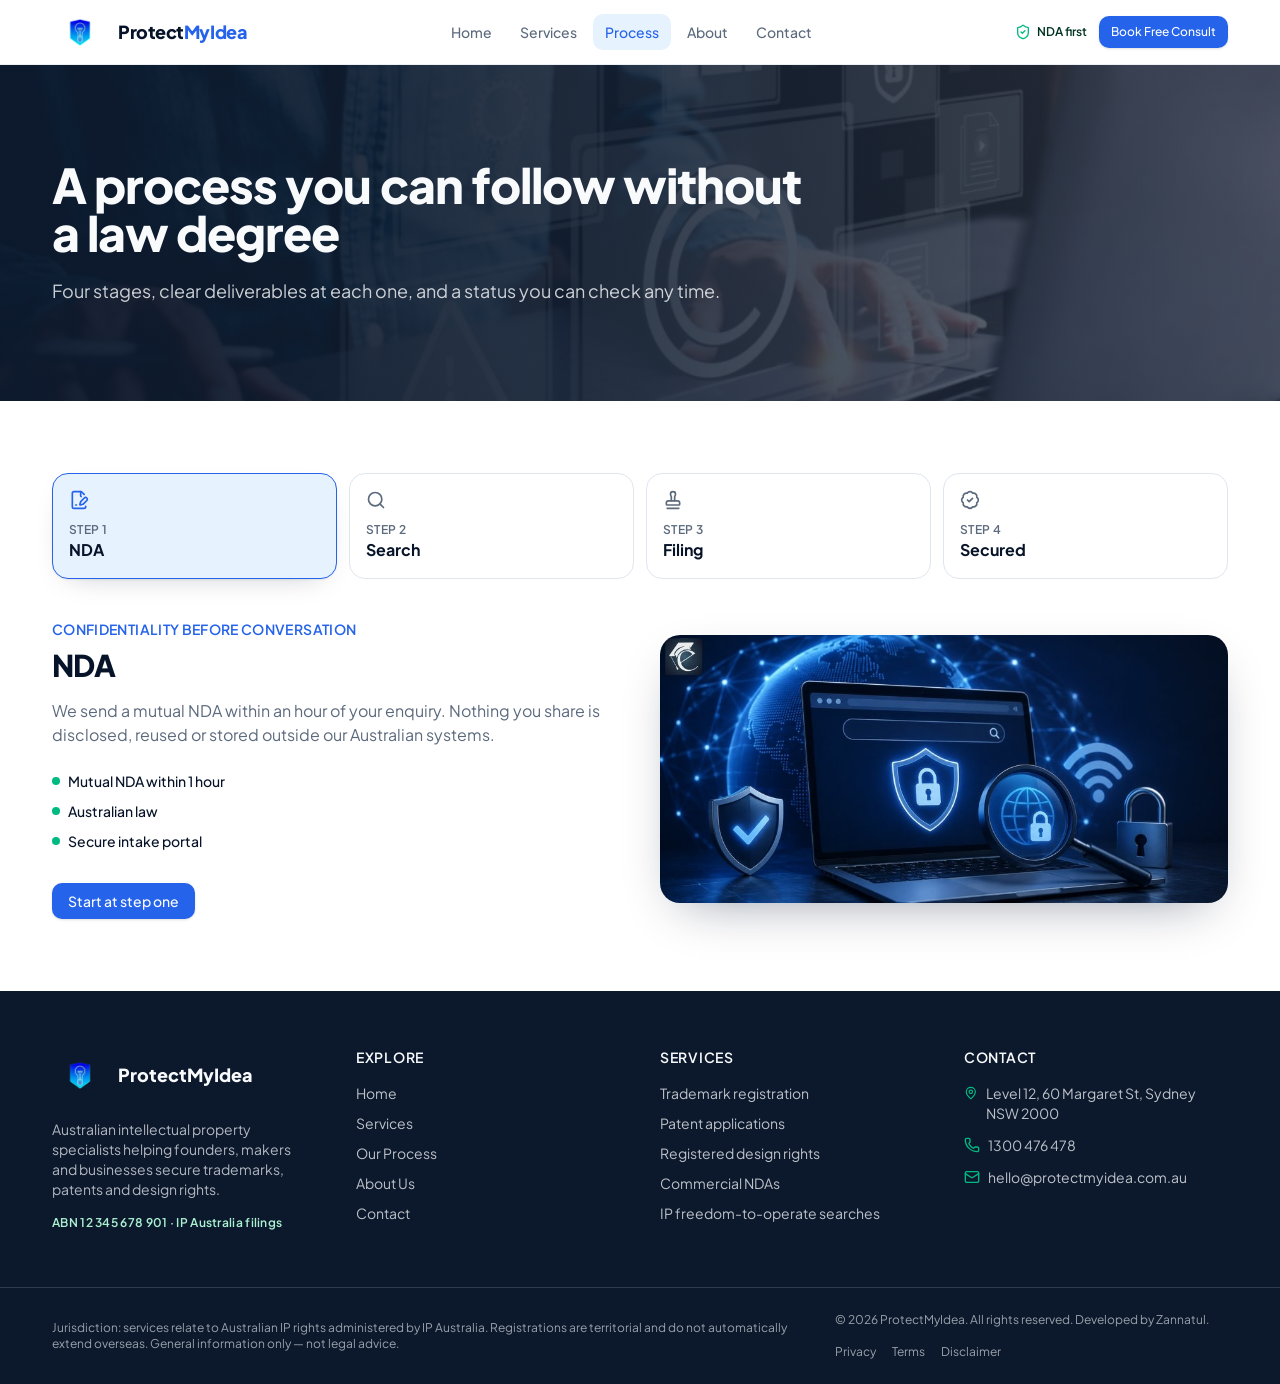
<file: process/index.html>
<!DOCTYPE html><html lang="en"><head><meta charSet="utf-8"/><meta name="viewport" content="width=device-width, initial-scale=1"/><link rel="preload" as="image" href="../assets/logo-7Wrh35xx.png"/><link rel="preload" as="image" href="../assets/process-shot-BgCa8K4J.jpg"/><link rel="stylesheet" href="../assets/styles--XlWHDrC.css" data-precedence="default"/><link rel="stylesheet" href="https://fonts.googleapis.com/css2?family=Plus+Jakarta+Sans:wght@400;500;600;700;800&amp;family=Inter:wght@400;500;600&amp;display=swap" data-precedence="default"/><title>Our 4-Step IP Process | ProtectMyIdea Australia</title><meta name="author" content="ProtectMyIdea"/><meta name="description" content="NDA, search, filing, secured: see exactly how ProtectMyIdea takes an Australian idea from confidential disclosure to a registered IP right."/><meta property="og:title" content="Our 4-Step IP Process — ProtectMyIdea"/><meta property="og:description" content="From confidential disclosure to registered Australian IP, step by step."/><meta property="og:type" content="website"/><meta name="twitter:card" content="summary_large_image"/><link rel="modulepreload" href="../assets/process-Cahw8Y28.js"/><link rel="modulepreload" href="../assets/SiteLayout-uqEibgkX.js"/><link rel="modulepreload" href="../assets/nda-shot-ltr9JVzT.js"/><link rel="modulepreload" href="../assets/process-shot-VzPpjE6-.js"/><link rel="preconnect" href="https://fonts.googleapis.com"/><link rel="preconnect" href="https://fonts.gstatic.com" crossorigin="anonymous"/><link rel="icon" type="image/png" href="../favicon.png"/></head><body><!--$--><div class="flex min-h-screen flex-col"><header class="sticky top-0 z-50 border-b border-border/60 bg-background/85 backdrop-blur-md"><div class="container-page flex h-16 items-center justify-between gap-4"><a aria-label="ProtectMyIdea home" href="../index.html" class="flex items-center gap-2.5"><img src="../assets/logo-7Wrh35xx.png" alt="ProtectMyIdea logo" width="50" height="50" class="h-14 w-14"/><span class="text-lg font-extrabold tracking-tight">Protect<span class="text-primary">MyIdea</span></span></a><nav aria-label="Primary" class="hidden items-center gap-1 md:flex"><a class="rounded-md px-3 py-2 text-sm font-medium transition-colors hover:text-primary text-muted-foreground" href="../index.html">Home</a><a class="rounded-md px-3 py-2 text-sm font-medium transition-colors hover:text-primary text-muted-foreground" href="../services.html">Services</a><a class="rounded-md px-3 py-2 text-sm font-medium transition-colors hover:text-primary text-primary bg-accent" href="../process.html" data-status="active" aria-current="page">Process</a><a class="rounded-md px-3 py-2 text-sm font-medium transition-colors hover:text-primary text-muted-foreground" href="../about.html">About</a><a class="rounded-md px-3 py-2 text-sm font-medium transition-colors hover:text-primary text-muted-foreground" href="../contact.html">Contact</a></nav><div class="hidden items-center gap-3 md:flex"><span class="flex items-center gap-1.5 text-xs font-semibold text-mint-foreground"><svg xmlns="http://www.w3.org/2000/svg" width="24" height="24" viewBox="0 0 24 24" fill="none" stroke="currentColor" stroke-width="2" stroke-linecap="round" stroke-linejoin="round" class="lucide lucide-shield-check h-4 w-4 text-mint" aria-hidden="true"><path d="M20 13c0 5-3.5 7.5-7.66 8.95a1 1 0 0 1-.67-.01C7.5 20.5 4 18 4 13V6a1 1 0 0 1 1-1c2 0 4.5-1.2 6.24-2.72a1.17 1.17 0 0 1 1.52 0C14.51 3.81 17 5 19 5a1 1 0 0 1 1 1z"></path><path d="m9 12 2 2 4-4"></path></svg> NDA first</span><a href="../contact.html" class="inline-flex items-center justify-center gap-2 whitespace-nowrap font-medium cursor-pointer transition-colors focus-visible:outline-none focus-visible:ring-1 focus-visible:ring-ring disabled:pointer-events-none disabled:opacity-50 disabled:cursor-not-allowed [&amp;_svg]:pointer-events-none [&amp;_svg]:size-4 [&amp;_svg]:shrink-0 bg-primary text-primary-foreground shadow hover:bg-primary/90 h-8 rounded-md px-3 text-xs">Book Free Consult</a></div><button type="button" class="inline-flex h-10 w-10 items-center justify-center rounded-md border border-border md:hidden" aria-expanded="false" aria-label="Open menu"><svg xmlns="http://www.w3.org/2000/svg" width="24" height="24" viewBox="0 0 24 24" fill="none" stroke="currentColor" stroke-width="2" stroke-linecap="round" stroke-linejoin="round" class="lucide lucide-menu h-5 w-5" aria-hidden="true"><path d="M4 5h16"></path><path d="M4 12h16"></path><path d="M4 19h16"></path></svg></button></div></header><main class="flex-1"><section class="relative isolate overflow-hidden bg-navy text-navy-foreground"><img src="../assets/process-shot-BgCa8K4J.jpg" alt="Specialists reviewing invention drawings together" width="1200" height="900" class="absolute inset-0 h-full w-full object-cover opacity-65"/><div class="absolute inset-0 bg-gradient-to-r from-navy/95 via-navy/75 to-navy/35" aria-hidden="true"></div><div class="container-page relative py-24"><h1 class="max-w-3xl text-4xl font-extrabold sm:text-5xl">A process you can follow without a law degree</h1><p class="mt-5 max-w-2xl text-lg text-navy-foreground/80">Four stages, clear deliverables at each one, and a status you can check any time.</p></div></section><section class="section"><div class="container-page"><div class="grid gap-3 sm:grid-cols-4" role="tablist" aria-label="Process stages"><button type="button" role="tab" aria-selected="true" class="rounded-xl border p-4 text-left transition-all border-primary bg-accent shadow-card"><svg xmlns="http://www.w3.org/2000/svg" width="24" height="24" viewBox="0 0 24 24" fill="none" stroke="currentColor" stroke-width="2" stroke-linecap="round" stroke-linejoin="round" class="lucide lucide-file-pen-line h-5 w-5 text-primary" aria-hidden="true"><path d="M14.364 13.634a2 2 0 0 0-.506.854l-.837 2.87a.5.5 0 0 0 .62.62l2.87-.837a2 2 0 0 0 .854-.506l4.013-4.009a1 1 0 0 0-3.004-3.004z"></path><path d="M14.487 7.858A1 1 0 0 1 14 7V2"></path><path d="M20 19.645V20a2 2 0 0 1-2 2H6a2 2 0 0 1-2-2V4a2 2 0 0 1 2-2h8a2.4 2.4 0 0 1 1.704.706l2.516 2.516"></path><path d="M8 18h1"></path></svg><p class="mt-3 text-xs font-semibold uppercase tracking-wide text-muted-foreground">Step <!-- -->1</p><p class="text-base font-bold">NDA</p></button><button type="button" role="tab" aria-selected="false" class="rounded-xl border p-4 text-left transition-all border-border bg-card hover:border-primary/40"><svg xmlns="http://www.w3.org/2000/svg" width="24" height="24" viewBox="0 0 24 24" fill="none" stroke="currentColor" stroke-width="2" stroke-linecap="round" stroke-linejoin="round" class="lucide lucide-search h-5 w-5 text-muted-foreground" aria-hidden="true"><path d="m21 21-4.34-4.34"></path><circle cx="11" cy="11" r="8"></circle></svg><p class="mt-3 text-xs font-semibold uppercase tracking-wide text-muted-foreground">Step <!-- -->2</p><p class="text-base font-bold">Search</p></button><button type="button" role="tab" aria-selected="false" class="rounded-xl border p-4 text-left transition-all border-border bg-card hover:border-primary/40"><svg xmlns="http://www.w3.org/2000/svg" width="24" height="24" viewBox="0 0 24 24" fill="none" stroke="currentColor" stroke-width="2" stroke-linecap="round" stroke-linejoin="round" class="lucide lucide-stamp h-5 w-5 text-muted-foreground" aria-hidden="true"><path d="M14 13V8.5C14 7 15 7 15 5a3 3 0 0 0-6 0c0 2 1 2 1 3.5V13"></path><path d="M20 15.5a2.5 2.5 0 0 0-2.5-2.5h-11A2.5 2.5 0 0 0 4 15.5V17a1 1 0 0 0 1 1h14a1 1 0 0 0 1-1z"></path><path d="M5 22h14"></path></svg><p class="mt-3 text-xs font-semibold uppercase tracking-wide text-muted-foreground">Step <!-- -->3</p><p class="text-base font-bold">Filing</p></button><button type="button" role="tab" aria-selected="false" class="rounded-xl border p-4 text-left transition-all border-border bg-card hover:border-primary/40"><svg xmlns="http://www.w3.org/2000/svg" width="24" height="24" viewBox="0 0 24 24" fill="none" stroke="currentColor" stroke-width="2" stroke-linecap="round" stroke-linejoin="round" class="lucide lucide-badge-check h-5 w-5 text-muted-foreground" aria-hidden="true"><path d="M3.85 8.62a4 4 0 0 1 4.78-4.77 4 4 0 0 1 6.74 0 4 4 0 0 1 4.78 4.78 4 4 0 0 1 0 6.74 4 4 0 0 1-4.77 4.78 4 4 0 0 1-6.75 0 4 4 0 0 1-4.78-4.77 4 4 0 0 1 0-6.76Z"></path><path d="m9 12 2 2 4-4"></path></svg><p class="mt-3 text-xs font-semibold uppercase tracking-wide text-muted-foreground">Step <!-- -->4</p><p class="text-base font-bold">Secured</p></button></div><div class="mt-10 grid gap-10 lg:grid-cols-2 lg:items-center"><div><p class="text-sm font-semibold uppercase tracking-wide text-primary">Confidentiality before conversation</p><h2 class="mt-2 text-3xl font-extrabold">NDA</h2><p class="mt-4 text-muted-foreground">We send a mutual NDA within an hour of your enquiry. Nothing you share is disclosed, reused or stored outside our Australian systems.</p><ul class="mt-6 space-y-2.5"><li class="flex items-center gap-2 text-sm font-medium"><span class="h-2 w-2 rounded-full bg-mint" aria-hidden="true"></span>Mutual NDA within 1 hour</li><li class="flex items-center gap-2 text-sm font-medium"><span class="h-2 w-2 rounded-full bg-mint" aria-hidden="true"></span>Australian law</li><li class="flex items-center gap-2 text-sm font-medium"><span class="h-2 w-2 rounded-full bg-mint" aria-hidden="true"></span>Secure intake portal</li></ul><a href="../contact.html" class="inline-flex items-center justify-center gap-2 whitespace-nowrap rounded-md text-sm font-medium cursor-pointer transition-colors focus-visible:outline-none focus-visible:ring-1 focus-visible:ring-ring disabled:pointer-events-none disabled:opacity-50 disabled:cursor-not-allowed [&amp;_svg]:pointer-events-none [&amp;_svg]:size-4 [&amp;_svg]:shrink-0 bg-primary text-primary-foreground shadow hover:bg-primary/90 h-9 px-4 py-2 mt-8">Start at step one</a></div><img src="../assets/nda-shot-BJcIbDFe.jpg" alt="Confidentiality agreement on a bright desk" width="1200" height="900" loading="lazy" class="rounded-2xl object-cover shadow-elegant"/></div></div></section></main><footer class="bg-navy text-navy-foreground"><div class="container-page grid gap-10 py-14 md:grid-cols-4"><div><div class="flex items-center gap-2.5"><img src="../assets/logo-7Wrh35xx.png" alt="ProtectMyIdea logo" width="50" height="50" loading="lazy" class="h-14 w-14"/><span class="text-lg font-extrabold">ProtectMyIdea</span></div><p class="mt-4 text-sm text-navy-foreground/70">Australian intellectual property specialists helping founders, makers and businesses secure trademarks, patents and design rights.</p><p class="mt-4 text-xs font-semibold tracking-wide text-mint-soft">ABN 12 345 678 901 · IP Australia filings</p></div><nav aria-label="Footer navigation"><h2 class="text-sm font-semibold uppercase tracking-wider">Explore</h2><ul class="mt-4 space-y-2.5 text-sm text-navy-foreground/75"><li><a href="../index.html" class="transition-colors hover:text-mint-soft">Home</a></li><li><a href="../services.html" class="transition-colors hover:text-mint-soft">Services</a></li><li><a class="transition-colors hover:text-mint-soft active" href="../process.html" data-status="active" aria-current="page">Our Process</a></li><li><a href="../about.html" class="transition-colors hover:text-mint-soft">About Us</a></li><li><a href="../contact.html" class="transition-colors hover:text-mint-soft">Contact</a></li></ul></nav><div><h2 class="text-sm font-semibold uppercase tracking-wider">Services</h2><ul class="mt-4 space-y-2.5 text-sm text-navy-foreground/75"><li>Trademark registration</li><li>Patent applications</li><li>Registered design rights</li><li>Commercial NDAs</li><li>IP freedom-to-operate searches</li></ul></div><div><h2 class="text-sm font-semibold uppercase tracking-wider">Contact</h2><ul class="mt-4 space-y-3 text-sm text-navy-foreground/75"><li class="flex items-start gap-2"><svg xmlns="http://www.w3.org/2000/svg" width="24" height="24" viewBox="0 0 24 24" fill="none" stroke="currentColor" stroke-width="2" stroke-linecap="round" stroke-linejoin="round" class="lucide lucide-map-pin mt-0.5 h-4 w-4 text-mint" aria-hidden="true"><path d="M20 10c0 4.993-5.539 10.193-7.399 11.799a1 1 0 0 1-1.202 0C9.539 20.193 4 14.993 4 10a8 8 0 0 1 16 0"></path><circle cx="12" cy="10" r="3"></circle></svg>Level 12, 60 Margaret St, Sydney NSW 2000</li><li class="flex items-center gap-2"><svg xmlns="http://www.w3.org/2000/svg" width="24" height="24" viewBox="0 0 24 24" fill="none" stroke="currentColor" stroke-width="2" stroke-linecap="round" stroke-linejoin="round" class="lucide lucide-phone h-4 w-4 text-mint" aria-hidden="true"><path d="M13.832 16.568a1 1 0 0 0 1.213-.303l.355-.465A2 2 0 0 1 17 15h3a2 2 0 0 1 2 2v3a2 2 0 0 1-2 2A18 18 0 0 1 2 4a2 2 0 0 1 2-2h3a2 2 0 0 1 2 2v3a2 2 0 0 1-.8 1.6l-.468.351a1 1 0 0 0-.292 1.233 14 14 0 0 0 6.392 6.384"></path></svg><a href="tel:+611300476478" class="hover:text-mint-soft">1300 476 478</a></li><li class="flex items-center gap-2"><svg xmlns="http://www.w3.org/2000/svg" width="24" height="24" viewBox="0 0 24 24" fill="none" stroke="currentColor" stroke-width="2" stroke-linecap="round" stroke-linejoin="round" class="lucide lucide-mail h-4 w-4 text-mint" aria-hidden="true"><path d="m22 7-8.991 5.727a2 2 0 0 1-2.009 0L2 7"></path><rect x="2" y="4" width="20" height="16" rx="2"></rect></svg><a href="mailto:hello@protectmyidea.com.au" class="hover:text-mint-soft">hello@protectmyidea.com.au</a></li></ul></div></div><div class="border-t border-navy-foreground/15"><div class="container-page flex flex-col gap-4 py-6 text-xs text-navy-foreground/60 md:flex-row md:items-center md:justify-between"><p>Jurisdiction: services relate to Australian IP rights administered by IP Australia. Registrations are territorial and do not automatically extend overseas. General information only — not legal advice.</p><div class="flex flex-wrap gap-4"><span>© <!-- -->2026<!-- --> ProtectMyIdea. All rights reserved. Developed by Zannatul.</span><a href="#privacy" class="hover:text-mint-soft">Privacy</a><a href="#terms" class="hover:text-mint-soft">Terms</a><a href="#disclaimer" class="hover:text-mint-soft">Disclaimer</a></div></div></div></footer></div><script>(function(a,f){let l;try{l=JSON.parse(sessionStorage.getItem(a)||"{}")}catch{return}const n=l?.[f||history.state?.__TSR_key];let c=!1;for(const t in n){const e=n[t],o=e?.scrollX,s=e?.scrollY;if(Number.isFinite(o)&&Number.isFinite(s)){if(t==="window")scrollTo(o,s),c=!0;else if(t)try{const r=document.querySelector(t);r&&(r.scrollLeft=o,r.scrollTop=s)}catch{}}}if(c)return;const i=location.hash.slice(1);if(i){const t=history.state?.__hashScrollIntoViewOptions??!0;if(t){const e=document.getElementById(i);e&&e.scrollIntoView(t)}return}scrollTo(0,0)})("tsr-scroll-restoration-v1_3");document.currentScript.remove()</script><!--/$--><script src="../assets/site-interactive.js" defer></script></body></html>
</file>
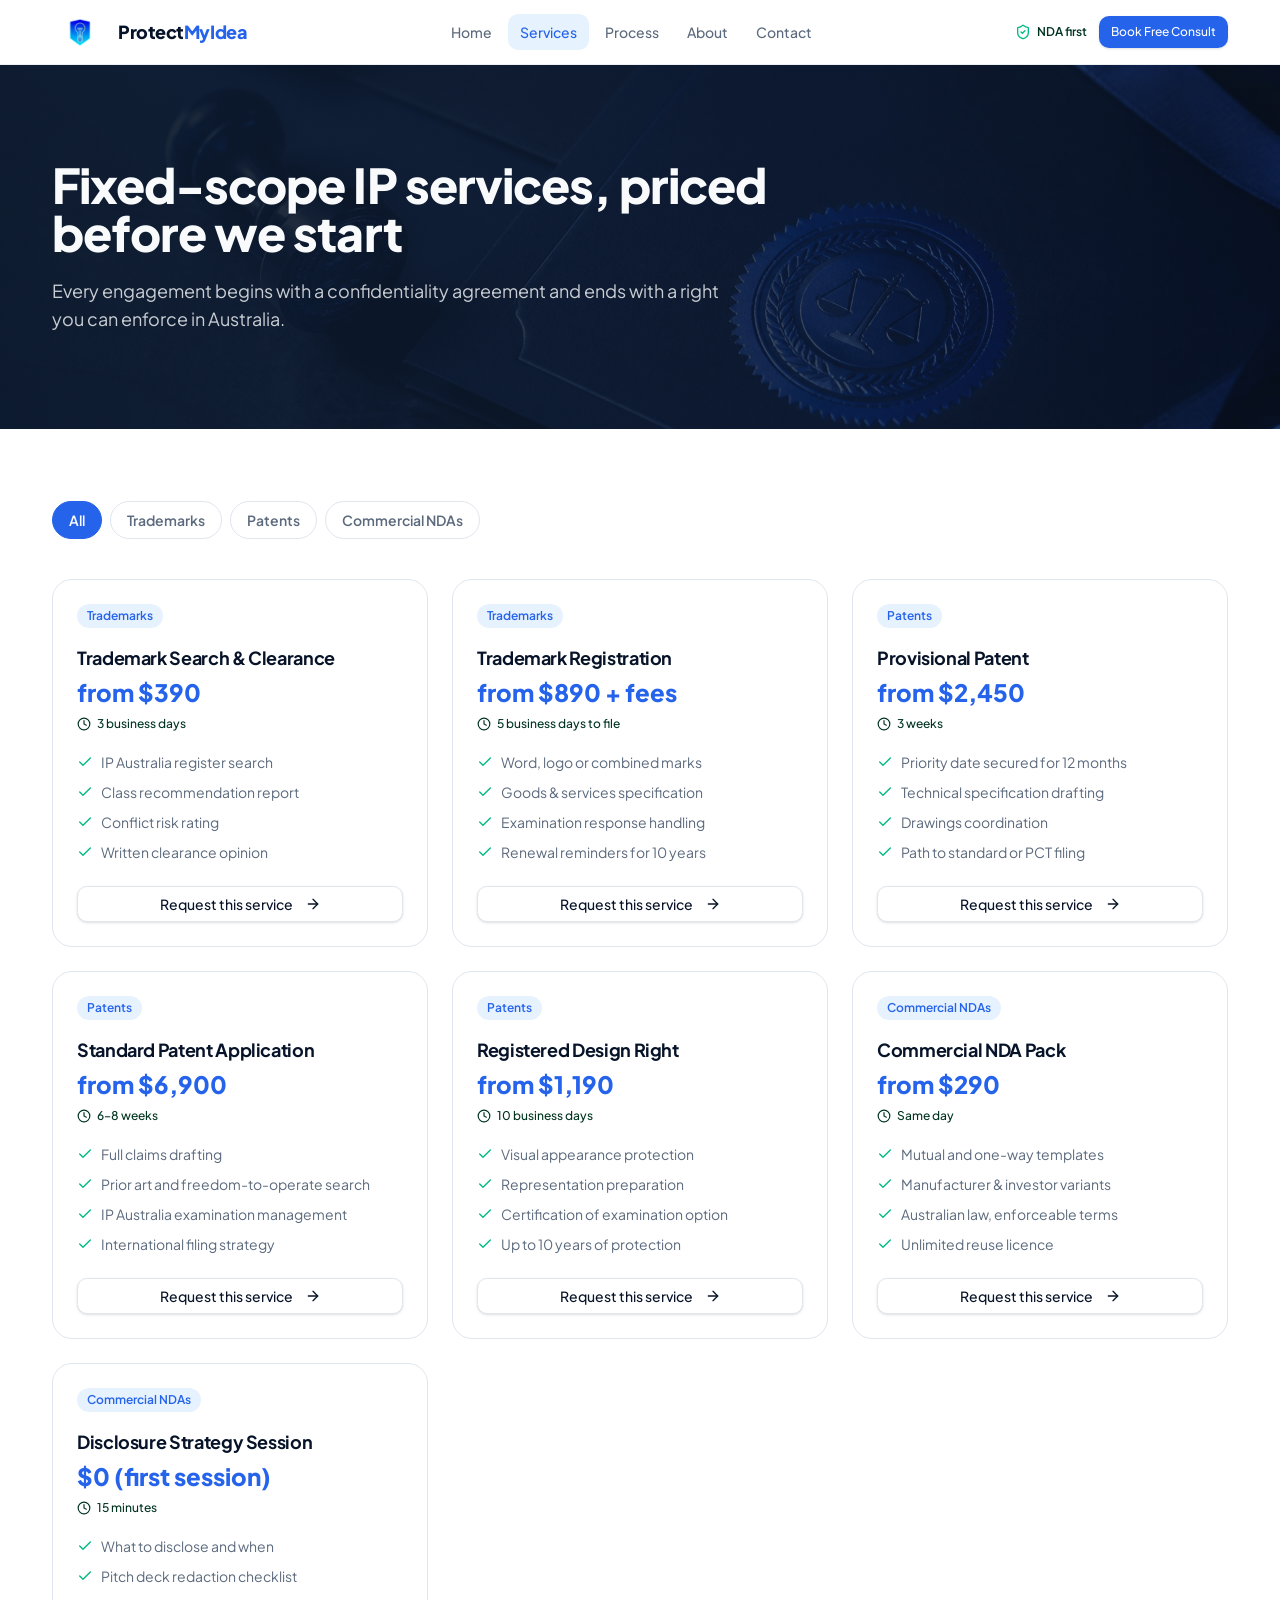
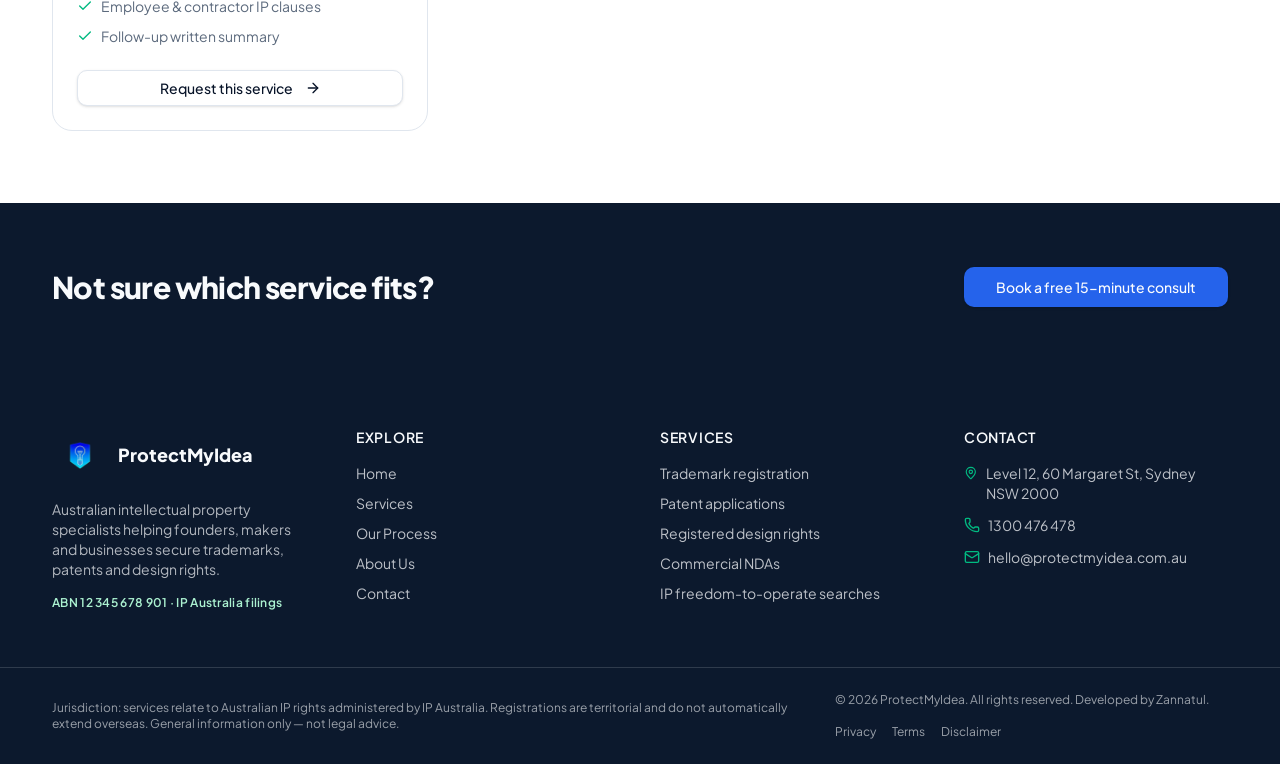
<file: services/index.html>
<!DOCTYPE html><html lang="en"><head><meta charSet="utf-8"/><meta name="viewport" content="width=device-width, initial-scale=1"/><link rel="preload" as="image" href="../assets/logo-7Wrh35xx.png"/><link rel="preload" as="image" href="../assets/hero-services-gpWjRuOO.jpg"/><link rel="stylesheet" href="../assets/styles--XlWHDrC.css" data-precedence="default"/><link rel="stylesheet" href="https://fonts.googleapis.com/css2?family=Plus+Jakarta+Sans:wght@400;500;600;700;800&amp;family=Inter:wght@400;500;600&amp;display=swap" data-precedence="default"/><title>IP Services | Trademarks, Patents &amp; NDAs — ProtectMyIdea</title><meta name="author" content="ProtectMyIdea"/><meta name="description" content="Fixed-scope Australian IP services: trademark registration, provisional and standard patents, registered design rights and commercial NDAs."/><meta property="og:title" content="IP Services — ProtectMyIdea"/><meta property="og:description" content="Trademarks, patents, design rights and NDAs filed to Australian standards."/><meta property="og:type" content="website"/><meta name="twitter:card" content="summary_large_image"/><link rel="modulepreload" href="../assets/services-giqL5Rg_.js"/><link rel="modulepreload" href="../assets/SiteLayout-uqEibgkX.js"/><link rel="modulepreload" href="../assets/arrow-right-C1mC4tRU.js"/><link rel="modulepreload" href="../assets/check-CxrcZ71C.js"/><link rel="modulepreload" href="../assets/clock-DK6DQAhu.js"/><link rel="preconnect" href="https://fonts.googleapis.com"/><link rel="preconnect" href="https://fonts.gstatic.com" crossorigin="anonymous"/><link rel="icon" type="image/png" href="../favicon.png"/></head><body><!--$--><div class="flex min-h-screen flex-col"><header class="sticky top-0 z-50 border-b border-border/60 bg-background/85 backdrop-blur-md"><div class="container-page flex h-16 items-center justify-between gap-4"><a aria-label="ProtectMyIdea home" href="../index.html" class="flex items-center gap-2.5"><img src="../assets/logo-7Wrh35xx.png" alt="ProtectMyIdea logo" width="50" height="50" class="h-14 w-14"/><span class="text-lg font-extrabold tracking-tight">Protect<span class="text-primary">MyIdea</span></span></a><nav aria-label="Primary" class="hidden items-center gap-1 md:flex"><a class="rounded-md px-3 py-2 text-sm font-medium transition-colors hover:text-primary text-muted-foreground" href="../index.html">Home</a><a class="rounded-md px-3 py-2 text-sm font-medium transition-colors hover:text-primary text-primary bg-accent" href="../services.html" data-status="active" aria-current="page">Services</a><a class="rounded-md px-3 py-2 text-sm font-medium transition-colors hover:text-primary text-muted-foreground" href="../process.html">Process</a><a class="rounded-md px-3 py-2 text-sm font-medium transition-colors hover:text-primary text-muted-foreground" href="../about.html">About</a><a class="rounded-md px-3 py-2 text-sm font-medium transition-colors hover:text-primary text-muted-foreground" href="../contact.html">Contact</a></nav><div class="hidden items-center gap-3 md:flex"><span class="flex items-center gap-1.5 text-xs font-semibold text-mint-foreground"><svg xmlns="http://www.w3.org/2000/svg" width="24" height="24" viewBox="0 0 24 24" fill="none" stroke="currentColor" stroke-width="2" stroke-linecap="round" stroke-linejoin="round" class="lucide lucide-shield-check h-4 w-4 text-mint" aria-hidden="true"><path d="M20 13c0 5-3.5 7.5-7.66 8.95a1 1 0 0 1-.67-.01C7.5 20.5 4 18 4 13V6a1 1 0 0 1 1-1c2 0 4.5-1.2 6.24-2.72a1.17 1.17 0 0 1 1.52 0C14.51 3.81 17 5 19 5a1 1 0 0 1 1 1z"></path><path d="m9 12 2 2 4-4"></path></svg> NDA first</span><a href="../contact.html" class="inline-flex items-center justify-center gap-2 whitespace-nowrap font-medium cursor-pointer transition-colors focus-visible:outline-none focus-visible:ring-1 focus-visible:ring-ring disabled:pointer-events-none disabled:opacity-50 disabled:cursor-not-allowed [&amp;_svg]:pointer-events-none [&amp;_svg]:size-4 [&amp;_svg]:shrink-0 bg-primary text-primary-foreground shadow hover:bg-primary/90 h-8 rounded-md px-3 text-xs">Book Free Consult</a></div><button type="button" class="inline-flex h-10 w-10 items-center justify-center rounded-md border border-border md:hidden" aria-expanded="false" aria-label="Open menu"><svg xmlns="http://www.w3.org/2000/svg" width="24" height="24" viewBox="0 0 24 24" fill="none" stroke="currentColor" stroke-width="2" stroke-linecap="round" stroke-linejoin="round" class="lucide lucide-menu h-5 w-5" aria-hidden="true"><path d="M4 5h16"></path><path d="M4 12h16"></path><path d="M4 19h16"></path></svg></button></div></header><main class="flex-1"><section class="relative isolate overflow-hidden bg-navy text-navy-foreground"><img src="../assets/hero-services-gpWjRuOO.jpg" alt="Sealed legal certificate and stamp on a dark desk" width="1920" height="912" class="absolute inset-0 h-full w-full object-cover opacity-65"/><div class="absolute inset-0 bg-gradient-to-r from-navy/95 via-navy/75 to-navy/35" aria-hidden="true"></div><div class="container-page relative py-24"><h1 class="max-w-3xl text-4xl font-extrabold sm:text-5xl">Fixed-scope IP services, priced before we start</h1><p class="mt-5 max-w-2xl text-lg text-navy-foreground/80">Every engagement begins with a confidentiality agreement and ends with a right you can enforce in Australia.</p></div></section><section class="section"><div class="container-page"><div class="flex flex-wrap gap-2" role="tablist" aria-label="Service categories"><button type="button" role="tab" aria-selected="true" class="rounded-full border px-4 py-2 text-sm font-semibold transition-colors border-primary bg-primary text-primary-foreground">All</button><button type="button" role="tab" aria-selected="false" class="rounded-full border px-4 py-2 text-sm font-semibold transition-colors border-border bg-card text-muted-foreground hover:border-primary/50 hover:text-primary">Trademarks</button><button type="button" role="tab" aria-selected="false" class="rounded-full border px-4 py-2 text-sm font-semibold transition-colors border-border bg-card text-muted-foreground hover:border-primary/50 hover:text-primary">Patents</button><button type="button" role="tab" aria-selected="false" class="rounded-full border px-4 py-2 text-sm font-semibold transition-colors border-border bg-card text-muted-foreground hover:border-primary/50 hover:text-primary">Commercial NDAs</button></div><div class="mt-10 grid gap-6 md:grid-cols-2 lg:grid-cols-3"><article class="flex flex-col rounded-2xl border border-border bg-card p-6 transition-all hover:-translate-y-1 hover:border-primary/50 hover:shadow-elegant"><span class="w-fit rounded-full bg-accent px-2.5 py-1 text-xs font-semibold text-primary">Trademarks</span><h2 class="mt-4 text-lg font-bold">Trademark Search &amp; Clearance</h2><p class="mt-1 text-2xl font-extrabold text-primary">from $390</p><p class="mt-2 flex items-center gap-1.5 text-xs font-medium text-mint-foreground"><svg xmlns="http://www.w3.org/2000/svg" width="24" height="24" viewBox="0 0 24 24" fill="none" stroke="currentColor" stroke-width="2" stroke-linecap="round" stroke-linejoin="round" class="lucide lucide-clock h-3.5 w-3.5" aria-hidden="true"><circle cx="12" cy="12" r="10"></circle><path d="M12 6v6l4 2"></path></svg> <!-- -->3 business days</p><ul class="mt-5 flex-1 space-y-2.5 text-sm text-muted-foreground"><li class="flex gap-2"><svg xmlns="http://www.w3.org/2000/svg" width="24" height="24" viewBox="0 0 24 24" fill="none" stroke="currentColor" stroke-width="2" stroke-linecap="round" stroke-linejoin="round" class="lucide lucide-check mt-0.5 h-4 w-4 shrink-0 text-mint" aria-hidden="true"><path d="M20 6 9 17l-5-5"></path></svg>IP Australia register search</li><li class="flex gap-2"><svg xmlns="http://www.w3.org/2000/svg" width="24" height="24" viewBox="0 0 24 24" fill="none" stroke="currentColor" stroke-width="2" stroke-linecap="round" stroke-linejoin="round" class="lucide lucide-check mt-0.5 h-4 w-4 shrink-0 text-mint" aria-hidden="true"><path d="M20 6 9 17l-5-5"></path></svg>Class recommendation report</li><li class="flex gap-2"><svg xmlns="http://www.w3.org/2000/svg" width="24" height="24" viewBox="0 0 24 24" fill="none" stroke="currentColor" stroke-width="2" stroke-linecap="round" stroke-linejoin="round" class="lucide lucide-check mt-0.5 h-4 w-4 shrink-0 text-mint" aria-hidden="true"><path d="M20 6 9 17l-5-5"></path></svg>Conflict risk rating</li><li class="flex gap-2"><svg xmlns="http://www.w3.org/2000/svg" width="24" height="24" viewBox="0 0 24 24" fill="none" stroke="currentColor" stroke-width="2" stroke-linecap="round" stroke-linejoin="round" class="lucide lucide-check mt-0.5 h-4 w-4 shrink-0 text-mint" aria-hidden="true"><path d="M20 6 9 17l-5-5"></path></svg>Written clearance opinion</li></ul><a href="../contact.html" class="inline-flex items-center justify-center gap-2 whitespace-nowrap rounded-md text-sm font-medium cursor-pointer transition-colors focus-visible:outline-none focus-visible:ring-1 focus-visible:ring-ring disabled:pointer-events-none disabled:opacity-50 disabled:cursor-not-allowed [&amp;_svg]:pointer-events-none [&amp;_svg]:size-4 [&amp;_svg]:shrink-0 border border-input bg-background shadow-sm hover:bg-accent hover:text-accent-foreground h-9 px-4 py-2 mt-6">Request this service <svg xmlns="http://www.w3.org/2000/svg" width="24" height="24" viewBox="0 0 24 24" fill="none" stroke="currentColor" stroke-width="2" stroke-linecap="round" stroke-linejoin="round" class="lucide lucide-arrow-right ml-1 h-4 w-4" aria-hidden="true"><path d="M5 12h14"></path><path d="m12 5 7 7-7 7"></path></svg></a></article><article class="flex flex-col rounded-2xl border border-border bg-card p-6 transition-all hover:-translate-y-1 hover:border-primary/50 hover:shadow-elegant"><span class="w-fit rounded-full bg-accent px-2.5 py-1 text-xs font-semibold text-primary">Trademarks</span><h2 class="mt-4 text-lg font-bold">Trademark Registration</h2><p class="mt-1 text-2xl font-extrabold text-primary">from $890 + fees</p><p class="mt-2 flex items-center gap-1.5 text-xs font-medium text-mint-foreground"><svg xmlns="http://www.w3.org/2000/svg" width="24" height="24" viewBox="0 0 24 24" fill="none" stroke="currentColor" stroke-width="2" stroke-linecap="round" stroke-linejoin="round" class="lucide lucide-clock h-3.5 w-3.5" aria-hidden="true"><circle cx="12" cy="12" r="10"></circle><path d="M12 6v6l4 2"></path></svg> <!-- -->5 business days to file</p><ul class="mt-5 flex-1 space-y-2.5 text-sm text-muted-foreground"><li class="flex gap-2"><svg xmlns="http://www.w3.org/2000/svg" width="24" height="24" viewBox="0 0 24 24" fill="none" stroke="currentColor" stroke-width="2" stroke-linecap="round" stroke-linejoin="round" class="lucide lucide-check mt-0.5 h-4 w-4 shrink-0 text-mint" aria-hidden="true"><path d="M20 6 9 17l-5-5"></path></svg>Word, logo or combined marks</li><li class="flex gap-2"><svg xmlns="http://www.w3.org/2000/svg" width="24" height="24" viewBox="0 0 24 24" fill="none" stroke="currentColor" stroke-width="2" stroke-linecap="round" stroke-linejoin="round" class="lucide lucide-check mt-0.5 h-4 w-4 shrink-0 text-mint" aria-hidden="true"><path d="M20 6 9 17l-5-5"></path></svg>Goods &amp; services specification</li><li class="flex gap-2"><svg xmlns="http://www.w3.org/2000/svg" width="24" height="24" viewBox="0 0 24 24" fill="none" stroke="currentColor" stroke-width="2" stroke-linecap="round" stroke-linejoin="round" class="lucide lucide-check mt-0.5 h-4 w-4 shrink-0 text-mint" aria-hidden="true"><path d="M20 6 9 17l-5-5"></path></svg>Examination response handling</li><li class="flex gap-2"><svg xmlns="http://www.w3.org/2000/svg" width="24" height="24" viewBox="0 0 24 24" fill="none" stroke="currentColor" stroke-width="2" stroke-linecap="round" stroke-linejoin="round" class="lucide lucide-check mt-0.5 h-4 w-4 shrink-0 text-mint" aria-hidden="true"><path d="M20 6 9 17l-5-5"></path></svg>Renewal reminders for 10 years</li></ul><a href="../contact.html" class="inline-flex items-center justify-center gap-2 whitespace-nowrap rounded-md text-sm font-medium cursor-pointer transition-colors focus-visible:outline-none focus-visible:ring-1 focus-visible:ring-ring disabled:pointer-events-none disabled:opacity-50 disabled:cursor-not-allowed [&amp;_svg]:pointer-events-none [&amp;_svg]:size-4 [&amp;_svg]:shrink-0 border border-input bg-background shadow-sm hover:bg-accent hover:text-accent-foreground h-9 px-4 py-2 mt-6">Request this service <svg xmlns="http://www.w3.org/2000/svg" width="24" height="24" viewBox="0 0 24 24" fill="none" stroke="currentColor" stroke-width="2" stroke-linecap="round" stroke-linejoin="round" class="lucide lucide-arrow-right ml-1 h-4 w-4" aria-hidden="true"><path d="M5 12h14"></path><path d="m12 5 7 7-7 7"></path></svg></a></article><article class="flex flex-col rounded-2xl border border-border bg-card p-6 transition-all hover:-translate-y-1 hover:border-primary/50 hover:shadow-elegant"><span class="w-fit rounded-full bg-accent px-2.5 py-1 text-xs font-semibold text-primary">Patents</span><h2 class="mt-4 text-lg font-bold">Provisional Patent</h2><p class="mt-1 text-2xl font-extrabold text-primary">from $2,450</p><p class="mt-2 flex items-center gap-1.5 text-xs font-medium text-mint-foreground"><svg xmlns="http://www.w3.org/2000/svg" width="24" height="24" viewBox="0 0 24 24" fill="none" stroke="currentColor" stroke-width="2" stroke-linecap="round" stroke-linejoin="round" class="lucide lucide-clock h-3.5 w-3.5" aria-hidden="true"><circle cx="12" cy="12" r="10"></circle><path d="M12 6v6l4 2"></path></svg> <!-- -->3 weeks</p><ul class="mt-5 flex-1 space-y-2.5 text-sm text-muted-foreground"><li class="flex gap-2"><svg xmlns="http://www.w3.org/2000/svg" width="24" height="24" viewBox="0 0 24 24" fill="none" stroke="currentColor" stroke-width="2" stroke-linecap="round" stroke-linejoin="round" class="lucide lucide-check mt-0.5 h-4 w-4 shrink-0 text-mint" aria-hidden="true"><path d="M20 6 9 17l-5-5"></path></svg>Priority date secured for 12 months</li><li class="flex gap-2"><svg xmlns="http://www.w3.org/2000/svg" width="24" height="24" viewBox="0 0 24 24" fill="none" stroke="currentColor" stroke-width="2" stroke-linecap="round" stroke-linejoin="round" class="lucide lucide-check mt-0.5 h-4 w-4 shrink-0 text-mint" aria-hidden="true"><path d="M20 6 9 17l-5-5"></path></svg>Technical specification drafting</li><li class="flex gap-2"><svg xmlns="http://www.w3.org/2000/svg" width="24" height="24" viewBox="0 0 24 24" fill="none" stroke="currentColor" stroke-width="2" stroke-linecap="round" stroke-linejoin="round" class="lucide lucide-check mt-0.5 h-4 w-4 shrink-0 text-mint" aria-hidden="true"><path d="M20 6 9 17l-5-5"></path></svg>Drawings coordination</li><li class="flex gap-2"><svg xmlns="http://www.w3.org/2000/svg" width="24" height="24" viewBox="0 0 24 24" fill="none" stroke="currentColor" stroke-width="2" stroke-linecap="round" stroke-linejoin="round" class="lucide lucide-check mt-0.5 h-4 w-4 shrink-0 text-mint" aria-hidden="true"><path d="M20 6 9 17l-5-5"></path></svg>Path to standard or PCT filing</li></ul><a href="../contact.html" class="inline-flex items-center justify-center gap-2 whitespace-nowrap rounded-md text-sm font-medium cursor-pointer transition-colors focus-visible:outline-none focus-visible:ring-1 focus-visible:ring-ring disabled:pointer-events-none disabled:opacity-50 disabled:cursor-not-allowed [&amp;_svg]:pointer-events-none [&amp;_svg]:size-4 [&amp;_svg]:shrink-0 border border-input bg-background shadow-sm hover:bg-accent hover:text-accent-foreground h-9 px-4 py-2 mt-6">Request this service <svg xmlns="http://www.w3.org/2000/svg" width="24" height="24" viewBox="0 0 24 24" fill="none" stroke="currentColor" stroke-width="2" stroke-linecap="round" stroke-linejoin="round" class="lucide lucide-arrow-right ml-1 h-4 w-4" aria-hidden="true"><path d="M5 12h14"></path><path d="m12 5 7 7-7 7"></path></svg></a></article><article class="flex flex-col rounded-2xl border border-border bg-card p-6 transition-all hover:-translate-y-1 hover:border-primary/50 hover:shadow-elegant"><span class="w-fit rounded-full bg-accent px-2.5 py-1 text-xs font-semibold text-primary">Patents</span><h2 class="mt-4 text-lg font-bold">Standard Patent Application</h2><p class="mt-1 text-2xl font-extrabold text-primary">from $6,900</p><p class="mt-2 flex items-center gap-1.5 text-xs font-medium text-mint-foreground"><svg xmlns="http://www.w3.org/2000/svg" width="24" height="24" viewBox="0 0 24 24" fill="none" stroke="currentColor" stroke-width="2" stroke-linecap="round" stroke-linejoin="round" class="lucide lucide-clock h-3.5 w-3.5" aria-hidden="true"><circle cx="12" cy="12" r="10"></circle><path d="M12 6v6l4 2"></path></svg> <!-- -->6–8 weeks</p><ul class="mt-5 flex-1 space-y-2.5 text-sm text-muted-foreground"><li class="flex gap-2"><svg xmlns="http://www.w3.org/2000/svg" width="24" height="24" viewBox="0 0 24 24" fill="none" stroke="currentColor" stroke-width="2" stroke-linecap="round" stroke-linejoin="round" class="lucide lucide-check mt-0.5 h-4 w-4 shrink-0 text-mint" aria-hidden="true"><path d="M20 6 9 17l-5-5"></path></svg>Full claims drafting</li><li class="flex gap-2"><svg xmlns="http://www.w3.org/2000/svg" width="24" height="24" viewBox="0 0 24 24" fill="none" stroke="currentColor" stroke-width="2" stroke-linecap="round" stroke-linejoin="round" class="lucide lucide-check mt-0.5 h-4 w-4 shrink-0 text-mint" aria-hidden="true"><path d="M20 6 9 17l-5-5"></path></svg>Prior art and freedom-to-operate search</li><li class="flex gap-2"><svg xmlns="http://www.w3.org/2000/svg" width="24" height="24" viewBox="0 0 24 24" fill="none" stroke="currentColor" stroke-width="2" stroke-linecap="round" stroke-linejoin="round" class="lucide lucide-check mt-0.5 h-4 w-4 shrink-0 text-mint" aria-hidden="true"><path d="M20 6 9 17l-5-5"></path></svg>IP Australia examination management</li><li class="flex gap-2"><svg xmlns="http://www.w3.org/2000/svg" width="24" height="24" viewBox="0 0 24 24" fill="none" stroke="currentColor" stroke-width="2" stroke-linecap="round" stroke-linejoin="round" class="lucide lucide-check mt-0.5 h-4 w-4 shrink-0 text-mint" aria-hidden="true"><path d="M20 6 9 17l-5-5"></path></svg>International filing strategy</li></ul><a href="../contact.html" class="inline-flex items-center justify-center gap-2 whitespace-nowrap rounded-md text-sm font-medium cursor-pointer transition-colors focus-visible:outline-none focus-visible:ring-1 focus-visible:ring-ring disabled:pointer-events-none disabled:opacity-50 disabled:cursor-not-allowed [&amp;_svg]:pointer-events-none [&amp;_svg]:size-4 [&amp;_svg]:shrink-0 border border-input bg-background shadow-sm hover:bg-accent hover:text-accent-foreground h-9 px-4 py-2 mt-6">Request this service <svg xmlns="http://www.w3.org/2000/svg" width="24" height="24" viewBox="0 0 24 24" fill="none" stroke="currentColor" stroke-width="2" stroke-linecap="round" stroke-linejoin="round" class="lucide lucide-arrow-right ml-1 h-4 w-4" aria-hidden="true"><path d="M5 12h14"></path><path d="m12 5 7 7-7 7"></path></svg></a></article><article class="flex flex-col rounded-2xl border border-border bg-card p-6 transition-all hover:-translate-y-1 hover:border-primary/50 hover:shadow-elegant"><span class="w-fit rounded-full bg-accent px-2.5 py-1 text-xs font-semibold text-primary">Patents</span><h2 class="mt-4 text-lg font-bold">Registered Design Right</h2><p class="mt-1 text-2xl font-extrabold text-primary">from $1,190</p><p class="mt-2 flex items-center gap-1.5 text-xs font-medium text-mint-foreground"><svg xmlns="http://www.w3.org/2000/svg" width="24" height="24" viewBox="0 0 24 24" fill="none" stroke="currentColor" stroke-width="2" stroke-linecap="round" stroke-linejoin="round" class="lucide lucide-clock h-3.5 w-3.5" aria-hidden="true"><circle cx="12" cy="12" r="10"></circle><path d="M12 6v6l4 2"></path></svg> <!-- -->10 business days</p><ul class="mt-5 flex-1 space-y-2.5 text-sm text-muted-foreground"><li class="flex gap-2"><svg xmlns="http://www.w3.org/2000/svg" width="24" height="24" viewBox="0 0 24 24" fill="none" stroke="currentColor" stroke-width="2" stroke-linecap="round" stroke-linejoin="round" class="lucide lucide-check mt-0.5 h-4 w-4 shrink-0 text-mint" aria-hidden="true"><path d="M20 6 9 17l-5-5"></path></svg>Visual appearance protection</li><li class="flex gap-2"><svg xmlns="http://www.w3.org/2000/svg" width="24" height="24" viewBox="0 0 24 24" fill="none" stroke="currentColor" stroke-width="2" stroke-linecap="round" stroke-linejoin="round" class="lucide lucide-check mt-0.5 h-4 w-4 shrink-0 text-mint" aria-hidden="true"><path d="M20 6 9 17l-5-5"></path></svg>Representation preparation</li><li class="flex gap-2"><svg xmlns="http://www.w3.org/2000/svg" width="24" height="24" viewBox="0 0 24 24" fill="none" stroke="currentColor" stroke-width="2" stroke-linecap="round" stroke-linejoin="round" class="lucide lucide-check mt-0.5 h-4 w-4 shrink-0 text-mint" aria-hidden="true"><path d="M20 6 9 17l-5-5"></path></svg>Certification of examination option</li><li class="flex gap-2"><svg xmlns="http://www.w3.org/2000/svg" width="24" height="24" viewBox="0 0 24 24" fill="none" stroke="currentColor" stroke-width="2" stroke-linecap="round" stroke-linejoin="round" class="lucide lucide-check mt-0.5 h-4 w-4 shrink-0 text-mint" aria-hidden="true"><path d="M20 6 9 17l-5-5"></path></svg>Up to 10 years of protection</li></ul><a href="../contact.html" class="inline-flex items-center justify-center gap-2 whitespace-nowrap rounded-md text-sm font-medium cursor-pointer transition-colors focus-visible:outline-none focus-visible:ring-1 focus-visible:ring-ring disabled:pointer-events-none disabled:opacity-50 disabled:cursor-not-allowed [&amp;_svg]:pointer-events-none [&amp;_svg]:size-4 [&amp;_svg]:shrink-0 border border-input bg-background shadow-sm hover:bg-accent hover:text-accent-foreground h-9 px-4 py-2 mt-6">Request this service <svg xmlns="http://www.w3.org/2000/svg" width="24" height="24" viewBox="0 0 24 24" fill="none" stroke="currentColor" stroke-width="2" stroke-linecap="round" stroke-linejoin="round" class="lucide lucide-arrow-right ml-1 h-4 w-4" aria-hidden="true"><path d="M5 12h14"></path><path d="m12 5 7 7-7 7"></path></svg></a></article><article class="flex flex-col rounded-2xl border border-border bg-card p-6 transition-all hover:-translate-y-1 hover:border-primary/50 hover:shadow-elegant"><span class="w-fit rounded-full bg-accent px-2.5 py-1 text-xs font-semibold text-primary">Commercial NDAs</span><h2 class="mt-4 text-lg font-bold">Commercial NDA Pack</h2><p class="mt-1 text-2xl font-extrabold text-primary">from $290</p><p class="mt-2 flex items-center gap-1.5 text-xs font-medium text-mint-foreground"><svg xmlns="http://www.w3.org/2000/svg" width="24" height="24" viewBox="0 0 24 24" fill="none" stroke="currentColor" stroke-width="2" stroke-linecap="round" stroke-linejoin="round" class="lucide lucide-clock h-3.5 w-3.5" aria-hidden="true"><circle cx="12" cy="12" r="10"></circle><path d="M12 6v6l4 2"></path></svg> <!-- -->Same day</p><ul class="mt-5 flex-1 space-y-2.5 text-sm text-muted-foreground"><li class="flex gap-2"><svg xmlns="http://www.w3.org/2000/svg" width="24" height="24" viewBox="0 0 24 24" fill="none" stroke="currentColor" stroke-width="2" stroke-linecap="round" stroke-linejoin="round" class="lucide lucide-check mt-0.5 h-4 w-4 shrink-0 text-mint" aria-hidden="true"><path d="M20 6 9 17l-5-5"></path></svg>Mutual and one-way templates</li><li class="flex gap-2"><svg xmlns="http://www.w3.org/2000/svg" width="24" height="24" viewBox="0 0 24 24" fill="none" stroke="currentColor" stroke-width="2" stroke-linecap="round" stroke-linejoin="round" class="lucide lucide-check mt-0.5 h-4 w-4 shrink-0 text-mint" aria-hidden="true"><path d="M20 6 9 17l-5-5"></path></svg>Manufacturer &amp; investor variants</li><li class="flex gap-2"><svg xmlns="http://www.w3.org/2000/svg" width="24" height="24" viewBox="0 0 24 24" fill="none" stroke="currentColor" stroke-width="2" stroke-linecap="round" stroke-linejoin="round" class="lucide lucide-check mt-0.5 h-4 w-4 shrink-0 text-mint" aria-hidden="true"><path d="M20 6 9 17l-5-5"></path></svg>Australian law, enforceable terms</li><li class="flex gap-2"><svg xmlns="http://www.w3.org/2000/svg" width="24" height="24" viewBox="0 0 24 24" fill="none" stroke="currentColor" stroke-width="2" stroke-linecap="round" stroke-linejoin="round" class="lucide lucide-check mt-0.5 h-4 w-4 shrink-0 text-mint" aria-hidden="true"><path d="M20 6 9 17l-5-5"></path></svg>Unlimited reuse licence</li></ul><a href="../contact.html" class="inline-flex items-center justify-center gap-2 whitespace-nowrap rounded-md text-sm font-medium cursor-pointer transition-colors focus-visible:outline-none focus-visible:ring-1 focus-visible:ring-ring disabled:pointer-events-none disabled:opacity-50 disabled:cursor-not-allowed [&amp;_svg]:pointer-events-none [&amp;_svg]:size-4 [&amp;_svg]:shrink-0 border border-input bg-background shadow-sm hover:bg-accent hover:text-accent-foreground h-9 px-4 py-2 mt-6">Request this service <svg xmlns="http://www.w3.org/2000/svg" width="24" height="24" viewBox="0 0 24 24" fill="none" stroke="currentColor" stroke-width="2" stroke-linecap="round" stroke-linejoin="round" class="lucide lucide-arrow-right ml-1 h-4 w-4" aria-hidden="true"><path d="M5 12h14"></path><path d="m12 5 7 7-7 7"></path></svg></a></article><article class="flex flex-col rounded-2xl border border-border bg-card p-6 transition-all hover:-translate-y-1 hover:border-primary/50 hover:shadow-elegant"><span class="w-fit rounded-full bg-accent px-2.5 py-1 text-xs font-semibold text-primary">Commercial NDAs</span><h2 class="mt-4 text-lg font-bold">Disclosure Strategy Session</h2><p class="mt-1 text-2xl font-extrabold text-primary">$0 (first session)</p><p class="mt-2 flex items-center gap-1.5 text-xs font-medium text-mint-foreground"><svg xmlns="http://www.w3.org/2000/svg" width="24" height="24" viewBox="0 0 24 24" fill="none" stroke="currentColor" stroke-width="2" stroke-linecap="round" stroke-linejoin="round" class="lucide lucide-clock h-3.5 w-3.5" aria-hidden="true"><circle cx="12" cy="12" r="10"></circle><path d="M12 6v6l4 2"></path></svg> <!-- -->15 minutes</p><ul class="mt-5 flex-1 space-y-2.5 text-sm text-muted-foreground"><li class="flex gap-2"><svg xmlns="http://www.w3.org/2000/svg" width="24" height="24" viewBox="0 0 24 24" fill="none" stroke="currentColor" stroke-width="2" stroke-linecap="round" stroke-linejoin="round" class="lucide lucide-check mt-0.5 h-4 w-4 shrink-0 text-mint" aria-hidden="true"><path d="M20 6 9 17l-5-5"></path></svg>What to disclose and when</li><li class="flex gap-2"><svg xmlns="http://www.w3.org/2000/svg" width="24" height="24" viewBox="0 0 24 24" fill="none" stroke="currentColor" stroke-width="2" stroke-linecap="round" stroke-linejoin="round" class="lucide lucide-check mt-0.5 h-4 w-4 shrink-0 text-mint" aria-hidden="true"><path d="M20 6 9 17l-5-5"></path></svg>Pitch deck redaction checklist</li><li class="flex gap-2"><svg xmlns="http://www.w3.org/2000/svg" width="24" height="24" viewBox="0 0 24 24" fill="none" stroke="currentColor" stroke-width="2" stroke-linecap="round" stroke-linejoin="round" class="lucide lucide-check mt-0.5 h-4 w-4 shrink-0 text-mint" aria-hidden="true"><path d="M20 6 9 17l-5-5"></path></svg>Employee &amp; contractor IP clauses</li><li class="flex gap-2"><svg xmlns="http://www.w3.org/2000/svg" width="24" height="24" viewBox="0 0 24 24" fill="none" stroke="currentColor" stroke-width="2" stroke-linecap="round" stroke-linejoin="round" class="lucide lucide-check mt-0.5 h-4 w-4 shrink-0 text-mint" aria-hidden="true"><path d="M20 6 9 17l-5-5"></path></svg>Follow-up written summary</li></ul><a href="../contact.html" class="inline-flex items-center justify-center gap-2 whitespace-nowrap rounded-md text-sm font-medium cursor-pointer transition-colors focus-visible:outline-none focus-visible:ring-1 focus-visible:ring-ring disabled:pointer-events-none disabled:opacity-50 disabled:cursor-not-allowed [&amp;_svg]:pointer-events-none [&amp;_svg]:size-4 [&amp;_svg]:shrink-0 border border-input bg-background shadow-sm hover:bg-accent hover:text-accent-foreground h-9 px-4 py-2 mt-6">Request this service <svg xmlns="http://www.w3.org/2000/svg" width="24" height="24" viewBox="0 0 24 24" fill="none" stroke="currentColor" stroke-width="2" stroke-linecap="round" stroke-linejoin="round" class="lucide lucide-arrow-right ml-1 h-4 w-4" aria-hidden="true"><path d="M5 12h14"></path><path d="m12 5 7 7-7 7"></path></svg></a></article></div></div></section><section class="bg-navy py-16 text-navy-foreground"><div class="container-page flex flex-col items-start justify-between gap-6 md:flex-row md:items-center"><h2 class="text-2xl font-extrabold sm:text-3xl">Not sure which service fits?</h2><a href="../contact.html" class="inline-flex items-center justify-center gap-2 whitespace-nowrap text-sm font-medium cursor-pointer transition-colors focus-visible:outline-none focus-visible:ring-1 focus-visible:ring-ring disabled:pointer-events-none disabled:opacity-50 disabled:cursor-not-allowed [&amp;_svg]:pointer-events-none [&amp;_svg]:size-4 [&amp;_svg]:shrink-0 bg-primary text-primary-foreground shadow hover:bg-primary/90 h-10 rounded-md px-8">Book a free 15-minute consult</a></div></section></main><footer class="bg-navy text-navy-foreground"><div class="container-page grid gap-10 py-14 md:grid-cols-4"><div><div class="flex items-center gap-2.5"><img src="../assets/logo-7Wrh35xx.png" alt="ProtectMyIdea logo" width="50" height="50" loading="lazy" class="h-14 w-14"/><span class="text-lg font-extrabold">ProtectMyIdea</span></div><p class="mt-4 text-sm text-navy-foreground/70">Australian intellectual property specialists helping founders, makers and businesses secure trademarks, patents and design rights.</p><p class="mt-4 text-xs font-semibold tracking-wide text-mint-soft">ABN 12 345 678 901 · IP Australia filings</p></div><nav aria-label="Footer navigation"><h2 class="text-sm font-semibold uppercase tracking-wider">Explore</h2><ul class="mt-4 space-y-2.5 text-sm text-navy-foreground/75"><li><a href="../index.html" class="transition-colors hover:text-mint-soft">Home</a></li><li><a class="transition-colors hover:text-mint-soft active" href="../services.html" data-status="active" aria-current="page">Services</a></li><li><a href="../process.html" class="transition-colors hover:text-mint-soft">Our Process</a></li><li><a href="../about.html" class="transition-colors hover:text-mint-soft">About Us</a></li><li><a href="../contact.html" class="transition-colors hover:text-mint-soft">Contact</a></li></ul></nav><div><h2 class="text-sm font-semibold uppercase tracking-wider">Services</h2><ul class="mt-4 space-y-2.5 text-sm text-navy-foreground/75"><li>Trademark registration</li><li>Patent applications</li><li>Registered design rights</li><li>Commercial NDAs</li><li>IP freedom-to-operate searches</li></ul></div><div><h2 class="text-sm font-semibold uppercase tracking-wider">Contact</h2><ul class="mt-4 space-y-3 text-sm text-navy-foreground/75"><li class="flex items-start gap-2"><svg xmlns="http://www.w3.org/2000/svg" width="24" height="24" viewBox="0 0 24 24" fill="none" stroke="currentColor" stroke-width="2" stroke-linecap="round" stroke-linejoin="round" class="lucide lucide-map-pin mt-0.5 h-4 w-4 text-mint" aria-hidden="true"><path d="M20 10c0 4.993-5.539 10.193-7.399 11.799a1 1 0 0 1-1.202 0C9.539 20.193 4 14.993 4 10a8 8 0 0 1 16 0"></path><circle cx="12" cy="10" r="3"></circle></svg>Level 12, 60 Margaret St, Sydney NSW 2000</li><li class="flex items-center gap-2"><svg xmlns="http://www.w3.org/2000/svg" width="24" height="24" viewBox="0 0 24 24" fill="none" stroke="currentColor" stroke-width="2" stroke-linecap="round" stroke-linejoin="round" class="lucide lucide-phone h-4 w-4 text-mint" aria-hidden="true"><path d="M13.832 16.568a1 1 0 0 0 1.213-.303l.355-.465A2 2 0 0 1 17 15h3a2 2 0 0 1 2 2v3a2 2 0 0 1-2 2A18 18 0 0 1 2 4a2 2 0 0 1 2-2h3a2 2 0 0 1 2 2v3a2 2 0 0 1-.8 1.6l-.468.351a1 1 0 0 0-.292 1.233 14 14 0 0 0 6.392 6.384"></path></svg><a href="tel:+611300476478" class="hover:text-mint-soft">1300 476 478</a></li><li class="flex items-center gap-2"><svg xmlns="http://www.w3.org/2000/svg" width="24" height="24" viewBox="0 0 24 24" fill="none" stroke="currentColor" stroke-width="2" stroke-linecap="round" stroke-linejoin="round" class="lucide lucide-mail h-4 w-4 text-mint" aria-hidden="true"><path d="m22 7-8.991 5.727a2 2 0 0 1-2.009 0L2 7"></path><rect x="2" y="4" width="20" height="16" rx="2"></rect></svg><a href="mailto:hello@protectmyidea.com.au" class="hover:text-mint-soft">hello@protectmyidea.com.au</a></li></ul></div></div><div class="border-t border-navy-foreground/15"><div class="container-page flex flex-col gap-4 py-6 text-xs text-navy-foreground/60 md:flex-row md:items-center md:justify-between"><p>Jurisdiction: services relate to Australian IP rights administered by IP Australia. Registrations are territorial and do not automatically extend overseas. General information only — not legal advice.</p><div class="flex flex-wrap gap-4"><span>© <!-- -->2026<!-- --> ProtectMyIdea. All rights reserved. Developed by Zannatul.</span><a href="#privacy" class="hover:text-mint-soft">Privacy</a><a href="#terms" class="hover:text-mint-soft">Terms</a><a href="#disclaimer" class="hover:text-mint-soft">Disclaimer</a></div></div></div></footer></div><script>(function(a,f){let l;try{l=JSON.parse(sessionStorage.getItem(a)||"{}")}catch{return}const n=l?.[f||history.state?.__TSR_key];let c=!1;for(const t in n){const e=n[t],o=e?.scrollX,s=e?.scrollY;if(Number.isFinite(o)&&Number.isFinite(s)){if(t==="window")scrollTo(o,s),c=!0;else if(t)try{const r=document.querySelector(t);r&&(r.scrollLeft=o,r.scrollTop=s)}catch{}}}if(c)return;const i=location.hash.slice(1);if(i){const t=history.state?.__hashScrollIntoViewOptions??!0;if(t){const e=document.getElementById(i);e&&e.scrollIntoView(t)}return}scrollTo(0,0)})("tsr-scroll-restoration-v1_3");document.currentScript.remove()</script><!--/$--><script src="../assets/site-interactive.js" defer></script></body></html>
</file>
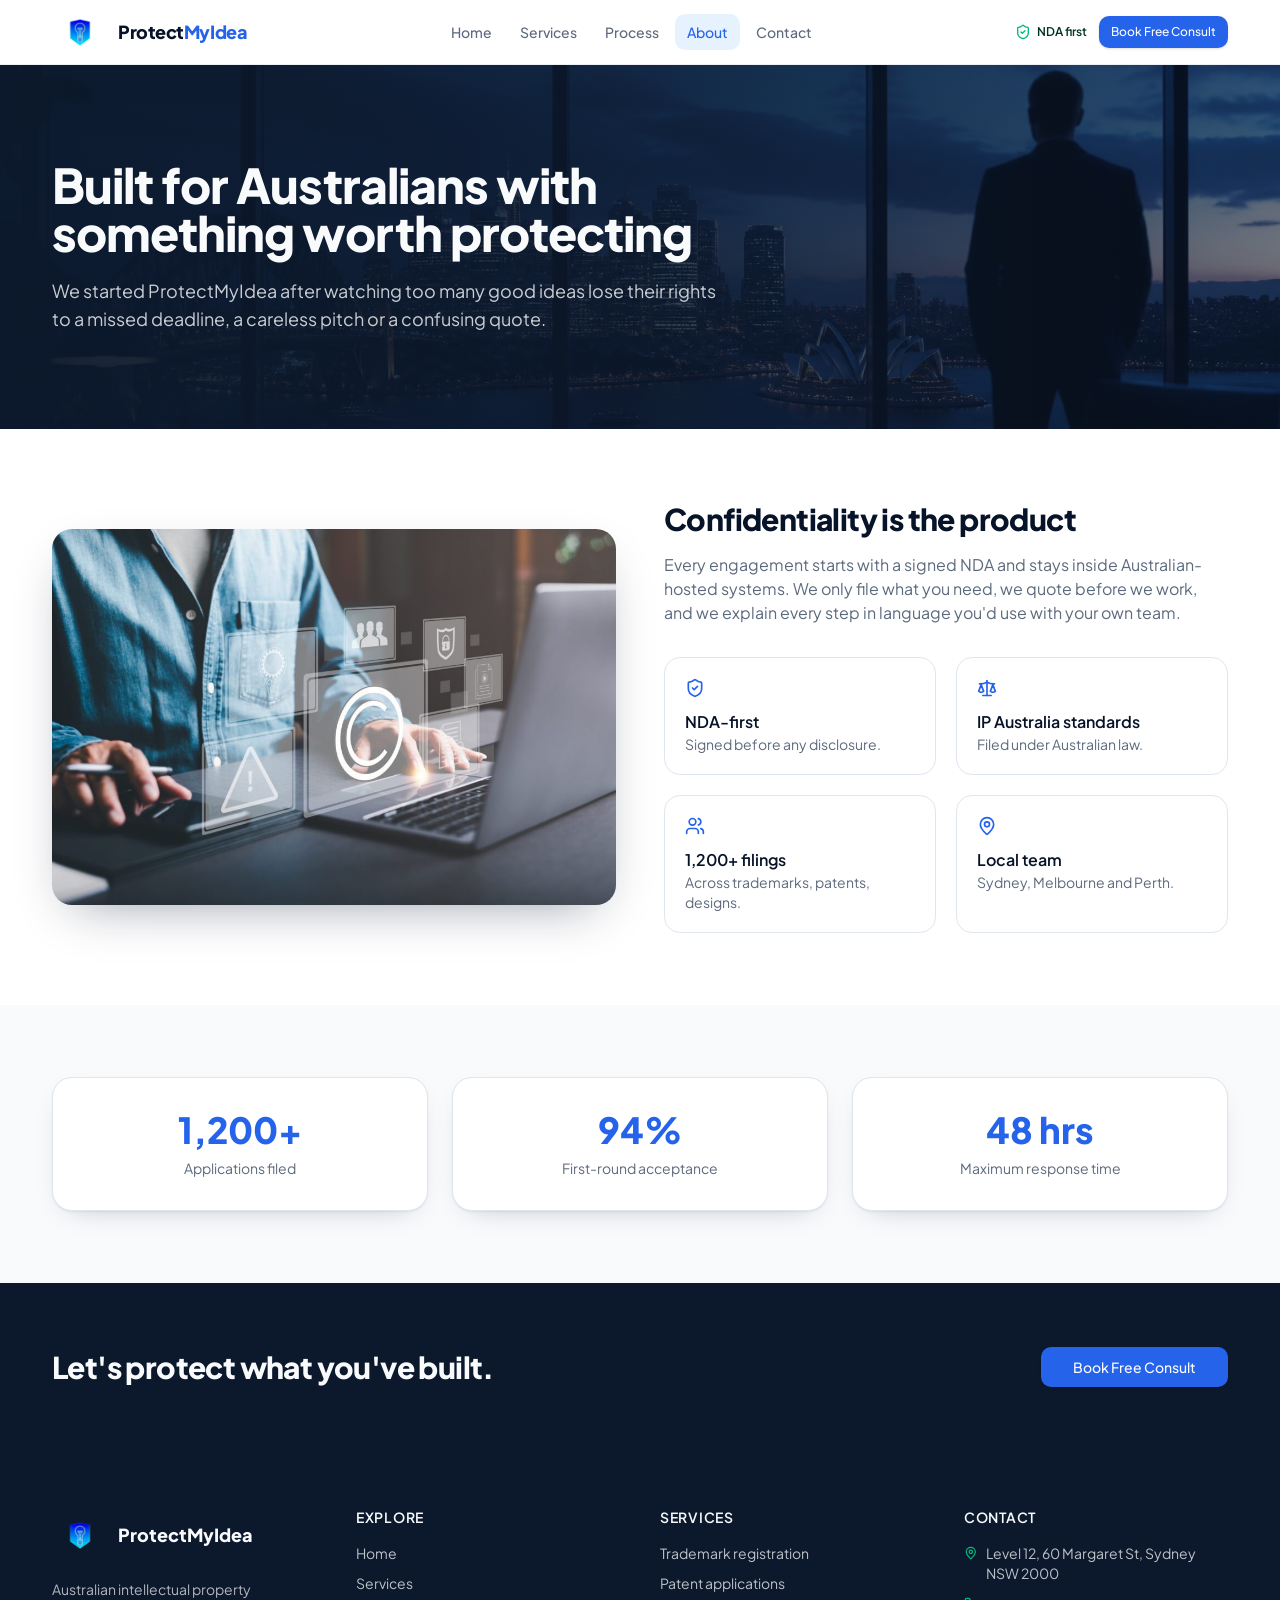
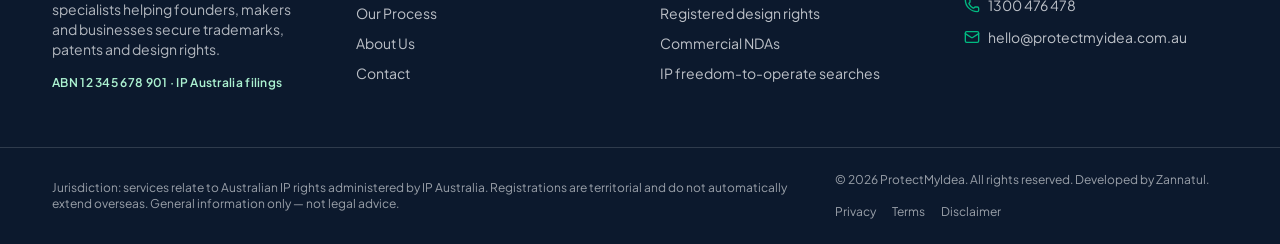
<file: about.html>
<!DOCTYPE html><html lang="en"><head><meta charSet="utf-8"/><meta name="viewport" content="width=device-width, initial-scale=1"/><link rel="preload" as="image" href="./assets/logo-7Wrh35xx.png"/><link rel="preload" as="image" href="./assets/hero-about-CtrrALaV.jpg"/><link rel="stylesheet" href="./assets/styles--XlWHDrC.css" data-precedence="default"/><link rel="stylesheet" href="https://fonts.googleapis.com/css2?family=Plus+Jakarta+Sans:wght@400;500;600;700;800&amp;family=Inter:wght@400;500;600&amp;display=swap" data-precedence="default"/><title>About ProtectMyIdea | Australian IP Specialists</title><meta name="author" content="ProtectMyIdea"/><meta name="description" content="Meet ProtectMyIdea: an Australian intellectual property agency built around confidentiality, fixed pricing and plain-English advice for founders."/><meta property="og:title" content="About ProtectMyIdea"/><meta property="og:description" content="Australian IP specialists for founders, makers and growing businesses."/><meta property="og:type" content="website"/><meta name="twitter:card" content="summary_large_image"/><link rel="modulepreload" href="./assets/about-DZpUo-8A.js"/><link rel="modulepreload" href="./assets/SiteLayout-uqEibgkX.js"/><link rel="modulepreload" href="./assets/process-shot-VzPpjE6-.js"/><link rel="preconnect" href="https://fonts.googleapis.com"/><link rel="preconnect" href="https://fonts.gstatic.com" crossorigin="anonymous"/><link rel="icon" type="image/png" href="./favicon.png"/></head><body><!--$--><div class="flex min-h-screen flex-col"><header class="sticky top-0 z-50 border-b border-border/60 bg-background/85 backdrop-blur-md"><div class="container-page flex h-16 items-center justify-between gap-4"><a aria-label="ProtectMyIdea home" href="./index.html" class="flex items-center gap-2.5"><img src="./assets/logo-7Wrh35xx.png" alt="ProtectMyIdea logo" width="50" height="50" class="h-14 w-14"/><span class="text-lg font-extrabold tracking-tight">Protect<span class="text-primary">MyIdea</span></span></a><nav aria-label="Primary" class="hidden items-center gap-1 md:flex"><a class="rounded-md px-3 py-2 text-sm font-medium transition-colors hover:text-primary text-muted-foreground" href="./index.html">Home</a><a class="rounded-md px-3 py-2 text-sm font-medium transition-colors hover:text-primary text-muted-foreground" href="./services.html">Services</a><a class="rounded-md px-3 py-2 text-sm font-medium transition-colors hover:text-primary text-muted-foreground" href="./process.html">Process</a><a class="rounded-md px-3 py-2 text-sm font-medium transition-colors hover:text-primary text-primary bg-accent" href="./about.html" data-status="active" aria-current="page">About</a><a class="rounded-md px-3 py-2 text-sm font-medium transition-colors hover:text-primary text-muted-foreground" href="./contact.html">Contact</a></nav><div class="hidden items-center gap-3 md:flex"><span class="flex items-center gap-1.5 text-xs font-semibold text-mint-foreground"><svg xmlns="http://www.w3.org/2000/svg" width="24" height="24" viewBox="0 0 24 24" fill="none" stroke="currentColor" stroke-width="2" stroke-linecap="round" stroke-linejoin="round" class="lucide lucide-shield-check h-4 w-4 text-mint" aria-hidden="true"><path d="M20 13c0 5-3.5 7.5-7.66 8.95a1 1 0 0 1-.67-.01C7.5 20.5 4 18 4 13V6a1 1 0 0 1 1-1c2 0 4.5-1.2 6.24-2.72a1.17 1.17 0 0 1 1.52 0C14.51 3.81 17 5 19 5a1 1 0 0 1 1 1z"></path><path d="m9 12 2 2 4-4"></path></svg> NDA first</span><a href="./contact.html" class="inline-flex items-center justify-center gap-2 whitespace-nowrap font-medium cursor-pointer transition-colors focus-visible:outline-none focus-visible:ring-1 focus-visible:ring-ring disabled:pointer-events-none disabled:opacity-50 disabled:cursor-not-allowed [&amp;_svg]:pointer-events-none [&amp;_svg]:size-4 [&amp;_svg]:shrink-0 bg-primary text-primary-foreground shadow hover:bg-primary/90 h-8 rounded-md px-3 text-xs">Book Free Consult</a></div><button type="button" class="inline-flex h-10 w-10 items-center justify-center rounded-md border border-border md:hidden" aria-expanded="false" aria-label="Open menu"><svg xmlns="http://www.w3.org/2000/svg" width="24" height="24" viewBox="0 0 24 24" fill="none" stroke="currentColor" stroke-width="2" stroke-linecap="round" stroke-linejoin="round" class="lucide lucide-menu h-5 w-5" aria-hidden="true"><path d="M4 5h16"></path><path d="M4 12h16"></path><path d="M4 19h16"></path></svg></button></div></header><main class="flex-1"><section class="relative isolate overflow-hidden bg-navy text-navy-foreground"><img src="./assets/hero-about-CtrrALaV.jpg" alt="Sydney harbour skyline at blue hour seen from an office" width="1920" height="912" class="absolute inset-0 h-full w-full object-cover opacity-65"/><div class="absolute inset-0 bg-gradient-to-r from-navy/95 via-navy/75 to-navy/35" aria-hidden="true"></div><div class="container-page relative py-24"><h1 class="max-w-3xl text-4xl font-extrabold sm:text-5xl">Built for Australians with something worth protecting</h1><p class="mt-5 max-w-2xl text-lg text-navy-foreground/80">We started ProtectMyIdea after watching too many good ideas lose their rights to a missed deadline, a careless pitch or a confusing quote.</p></div></section><section class="section"><div class="container-page grid gap-12 lg:grid-cols-2 lg:items-center"><img src="./assets/process-shot-BgCa8K4J.jpg" alt="Consultants working through an invention with a client" width="1200" height="900" loading="lazy" class="rounded-2xl object-cover shadow-elegant"/><div><h2 class="text-3xl font-extrabold">Confidentiality is the product</h2><p class="mt-4 text-muted-foreground">Every engagement starts with a signed NDA and stays inside Australian-hosted systems. We only file what you need, we quote before we work, and we explain every step in language you&#x27;d use with your own team.</p><div class="mt-8 grid gap-5 sm:grid-cols-2"><div class="rounded-xl border border-border bg-card p-5"><svg xmlns="http://www.w3.org/2000/svg" width="24" height="24" viewBox="0 0 24 24" fill="none" stroke="currentColor" stroke-width="2" stroke-linecap="round" stroke-linejoin="round" class="lucide lucide-shield-check h-5 w-5 text-primary" aria-hidden="true"><path d="M20 13c0 5-3.5 7.5-7.66 8.95a1 1 0 0 1-.67-.01C7.5 20.5 4 18 4 13V6a1 1 0 0 1 1-1c2 0 4.5-1.2 6.24-2.72a1.17 1.17 0 0 1 1.52 0C14.51 3.81 17 5 19 5a1 1 0 0 1 1 1z"></path><path d="m9 12 2 2 4-4"></path></svg><p class="mt-3 font-semibold">NDA-first</p><p class="text-sm text-muted-foreground">Signed before any disclosure.</p></div><div class="rounded-xl border border-border bg-card p-5"><svg xmlns="http://www.w3.org/2000/svg" width="24" height="24" viewBox="0 0 24 24" fill="none" stroke="currentColor" stroke-width="2" stroke-linecap="round" stroke-linejoin="round" class="lucide lucide-scale h-5 w-5 text-primary" aria-hidden="true"><path d="M12 3v18"></path><path d="m19 8 3 8a5 5 0 0 1-6 0zV7"></path><path d="M3 7h1a17 17 0 0 0 8-2 17 17 0 0 0 8 2h1"></path><path d="m5 8 3 8a5 5 0 0 1-6 0zV7"></path><path d="M7 21h10"></path></svg><p class="mt-3 font-semibold">IP Australia standards</p><p class="text-sm text-muted-foreground">Filed under Australian law.</p></div><div class="rounded-xl border border-border bg-card p-5"><svg xmlns="http://www.w3.org/2000/svg" width="24" height="24" viewBox="0 0 24 24" fill="none" stroke="currentColor" stroke-width="2" stroke-linecap="round" stroke-linejoin="round" class="lucide lucide-users h-5 w-5 text-primary" aria-hidden="true"><path d="M16 21v-2a4 4 0 0 0-4-4H6a4 4 0 0 0-4 4v2"></path><path d="M16 3.128a4 4 0 0 1 0 7.744"></path><path d="M22 21v-2a4 4 0 0 0-3-3.87"></path><circle cx="9" cy="7" r="4"></circle></svg><p class="mt-3 font-semibold">1,200+ filings</p><p class="text-sm text-muted-foreground">Across trademarks, patents, designs.</p></div><div class="rounded-xl border border-border bg-card p-5"><svg xmlns="http://www.w3.org/2000/svg" width="24" height="24" viewBox="0 0 24 24" fill="none" stroke="currentColor" stroke-width="2" stroke-linecap="round" stroke-linejoin="round" class="lucide lucide-map-pin h-5 w-5 text-primary" aria-hidden="true"><path d="M20 10c0 4.993-5.539 10.193-7.399 11.799a1 1 0 0 1-1.202 0C9.539 20.193 4 14.993 4 10a8 8 0 0 1 16 0"></path><circle cx="12" cy="10" r="3"></circle></svg><p class="mt-3 font-semibold">Local team</p><p class="text-sm text-muted-foreground">Sydney, Melbourne and Perth.</p></div></div></div></div></section><section class="section bg-surface"><div class="container-page grid gap-6 sm:grid-cols-3"><div class="rounded-2xl border border-border bg-card p-8 text-center shadow-card"><p class="text-4xl font-extrabold text-primary">1,200+</p><p class="mt-2 text-sm text-muted-foreground">Applications filed</p></div><div class="rounded-2xl border border-border bg-card p-8 text-center shadow-card"><p class="text-4xl font-extrabold text-primary">94%</p><p class="mt-2 text-sm text-muted-foreground">First-round acceptance</p></div><div class="rounded-2xl border border-border bg-card p-8 text-center shadow-card"><p class="text-4xl font-extrabold text-primary">48 hrs</p><p class="mt-2 text-sm text-muted-foreground">Maximum response time</p></div></div></section><section class="bg-navy py-16 text-navy-foreground"><div class="container-page flex flex-col items-start justify-between gap-6 md:flex-row md:items-center"><h2 class="text-2xl font-extrabold sm:text-3xl">Let&#x27;s protect what you&#x27;ve built.</h2><a href="./contact.html" class="inline-flex items-center justify-center gap-2 whitespace-nowrap text-sm font-medium cursor-pointer transition-colors focus-visible:outline-none focus-visible:ring-1 focus-visible:ring-ring disabled:pointer-events-none disabled:opacity-50 disabled:cursor-not-allowed [&amp;_svg]:pointer-events-none [&amp;_svg]:size-4 [&amp;_svg]:shrink-0 bg-primary text-primary-foreground shadow hover:bg-primary/90 h-10 rounded-md px-8">Book Free Consult</a></div></section></main><footer class="bg-navy text-navy-foreground"><div class="container-page grid gap-10 py-14 md:grid-cols-4"><div><div class="flex items-center gap-2.5"><img src="./assets/logo-7Wrh35xx.png" alt="ProtectMyIdea logo" width="50" height="50" loading="lazy" class="h-14 w-14"/><span class="text-lg font-extrabold">ProtectMyIdea</span></div><p class="mt-4 text-sm text-navy-foreground/70">Australian intellectual property specialists helping founders, makers and businesses secure trademarks, patents and design rights.</p><p class="mt-4 text-xs font-semibold tracking-wide text-mint-soft">ABN 12 345 678 901 · IP Australia filings</p></div><nav aria-label="Footer navigation"><h2 class="text-sm font-semibold uppercase tracking-wider">Explore</h2><ul class="mt-4 space-y-2.5 text-sm text-navy-foreground/75"><li><a href="./index.html" class="transition-colors hover:text-mint-soft">Home</a></li><li><a href="./services.html" class="transition-colors hover:text-mint-soft">Services</a></li><li><a href="./process.html" class="transition-colors hover:text-mint-soft">Our Process</a></li><li><a class="transition-colors hover:text-mint-soft active" href="./about.html" data-status="active" aria-current="page">About Us</a></li><li><a href="./contact.html" class="transition-colors hover:text-mint-soft">Contact</a></li></ul></nav><div><h2 class="text-sm font-semibold uppercase tracking-wider">Services</h2><ul class="mt-4 space-y-2.5 text-sm text-navy-foreground/75"><li>Trademark registration</li><li>Patent applications</li><li>Registered design rights</li><li>Commercial NDAs</li><li>IP freedom-to-operate searches</li></ul></div><div><h2 class="text-sm font-semibold uppercase tracking-wider">Contact</h2><ul class="mt-4 space-y-3 text-sm text-navy-foreground/75"><li class="flex items-start gap-2"><svg xmlns="http://www.w3.org/2000/svg" width="24" height="24" viewBox="0 0 24 24" fill="none" stroke="currentColor" stroke-width="2" stroke-linecap="round" stroke-linejoin="round" class="lucide lucide-map-pin mt-0.5 h-4 w-4 text-mint" aria-hidden="true"><path d="M20 10c0 4.993-5.539 10.193-7.399 11.799a1 1 0 0 1-1.202 0C9.539 20.193 4 14.993 4 10a8 8 0 0 1 16 0"></path><circle cx="12" cy="10" r="3"></circle></svg>Level 12, 60 Margaret St, Sydney NSW 2000</li><li class="flex items-center gap-2"><svg xmlns="http://www.w3.org/2000/svg" width="24" height="24" viewBox="0 0 24 24" fill="none" stroke="currentColor" stroke-width="2" stroke-linecap="round" stroke-linejoin="round" class="lucide lucide-phone h-4 w-4 text-mint" aria-hidden="true"><path d="M13.832 16.568a1 1 0 0 0 1.213-.303l.355-.465A2 2 0 0 1 17 15h3a2 2 0 0 1 2 2v3a2 2 0 0 1-2 2A18 18 0 0 1 2 4a2 2 0 0 1 2-2h3a2 2 0 0 1 2 2v3a2 2 0 0 1-.8 1.6l-.468.351a1 1 0 0 0-.292 1.233 14 14 0 0 0 6.392 6.384"></path></svg><a href="tel:+611300476478" class="hover:text-mint-soft">1300 476 478</a></li><li class="flex items-center gap-2"><svg xmlns="http://www.w3.org/2000/svg" width="24" height="24" viewBox="0 0 24 24" fill="none" stroke="currentColor" stroke-width="2" stroke-linecap="round" stroke-linejoin="round" class="lucide lucide-mail h-4 w-4 text-mint" aria-hidden="true"><path d="m22 7-8.991 5.727a2 2 0 0 1-2.009 0L2 7"></path><rect x="2" y="4" width="20" height="16" rx="2"></rect></svg><a href="mailto:hello@protectmyidea.com.au" class="hover:text-mint-soft">hello@protectmyidea.com.au</a></li></ul></div></div><div class="border-t border-navy-foreground/15"><div class="container-page flex flex-col gap-4 py-6 text-xs text-navy-foreground/60 md:flex-row md:items-center md:justify-between"><p>Jurisdiction: services relate to Australian IP rights administered by IP Australia. Registrations are territorial and do not automatically extend overseas. General information only — not legal advice.</p><div class="flex flex-wrap gap-4"><span>© <!-- -->2026<!-- --> ProtectMyIdea. All rights reserved. Developed by Zannatul.</span><a href="#privacy" class="hover:text-mint-soft">Privacy</a><a href="#terms" class="hover:text-mint-soft">Terms</a><a href="#disclaimer" class="hover:text-mint-soft">Disclaimer</a></div></div></div></footer></div><script>(function(a,f){let l;try{l=JSON.parse(sessionStorage.getItem(a)||"{}")}catch{return}const n=l?.[f||history.state?.__TSR_key];let c=!1;for(const t in n){const e=n[t],o=e?.scrollX,s=e?.scrollY;if(Number.isFinite(o)&&Number.isFinite(s)){if(t==="window")scrollTo(o,s),c=!0;else if(t)try{const r=document.querySelector(t);r&&(r.scrollLeft=o,r.scrollTop=s)}catch{}}}if(c)return;const i=location.hash.slice(1);if(i){const t=history.state?.__hashScrollIntoViewOptions??!0;if(t){const e=document.getElementById(i);e&&e.scrollIntoView(t)}return}scrollTo(0,0)})("tsr-scroll-restoration-v1_3");document.currentScript.remove()</script><!--/$--><script src="./assets/site-interactive.js" defer></script></body></html>
</file>
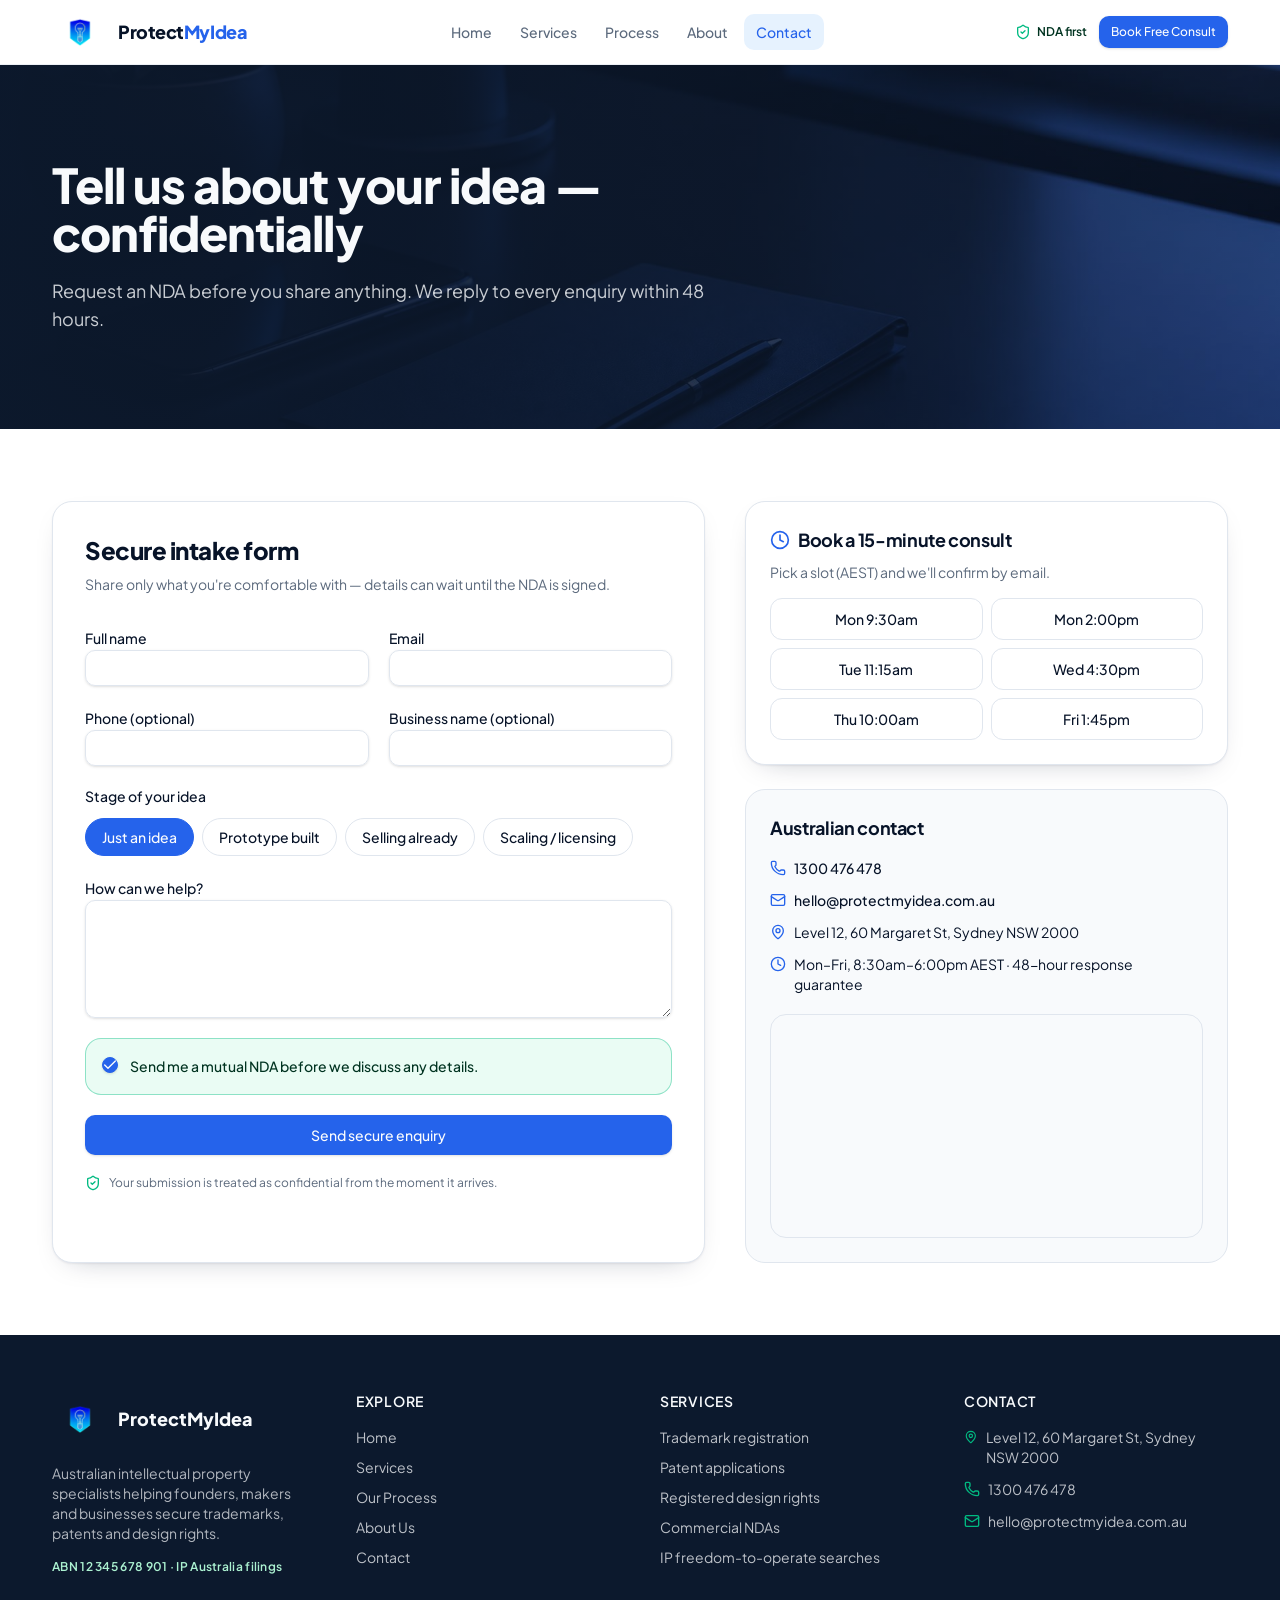
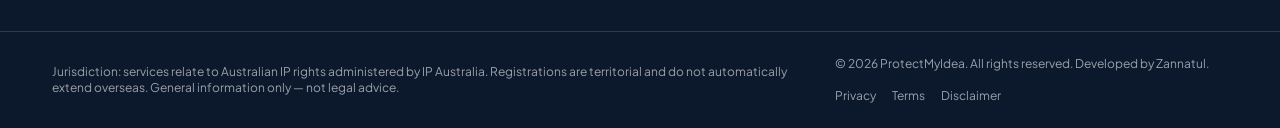
<file: contact.html>
<!DOCTYPE html><html lang="en"><head><meta charSet="utf-8"/><meta name="viewport" content="width=device-width, initial-scale=1"/><link rel="preload" as="image" href="./assets/logo-7Wrh35xx.png"/><link rel="preload" as="image" href="./assets/hero-contact-DwWjqiri.jpg"/><link rel="stylesheet" href="./assets/styles--XlWHDrC.css" data-precedence="default"/><link rel="stylesheet" href="https://fonts.googleapis.com/css2?family=Plus+Jakarta+Sans:wght@400;500;600;700;800&amp;family=Inter:wght@400;500;600&amp;display=swap" data-precedence="default"/><title>Contact ProtectMyIdea | Free 15-Minute IP Consult</title><meta name="author" content="ProtectMyIdea"/><meta name="description" content="Book a free confidential 15-minute consultation with an Australian IP specialist. Secure intake form, NDA on request, 48-hour response guarantee."/><meta property="og:title" content="Contact ProtectMyIdea"/><meta property="og:description" content="Free 15-minute confidential IP consultation with an Australian specialist."/><meta property="og:type" content="website"/><meta name="twitter:card" content="summary_large_image"/><link rel="modulepreload" href="./assets/contact-CI7x8Ygi.js"/><link rel="modulepreload" href="./assets/SiteLayout-uqEibgkX.js"/><link rel="modulepreload" href="./assets/check-CxrcZ71C.js"/><link rel="modulepreload" href="./assets/circle-check-C_2Ynixk.js"/><link rel="modulepreload" href="./assets/clock-DK6DQAhu.js"/><link rel="preconnect" href="https://fonts.googleapis.com"/><link rel="preconnect" href="https://fonts.gstatic.com" crossorigin="anonymous"/><link rel="icon" type="image/png" href="./favicon.png"/></head><body><!--$--><div class="flex min-h-screen flex-col"><header class="sticky top-0 z-50 border-b border-border/60 bg-background/85 backdrop-blur-md"><div class="container-page flex h-16 items-center justify-between gap-4"><a aria-label="ProtectMyIdea home" href="./index.html" class="flex items-center gap-2.5"><img src="./assets/logo-7Wrh35xx.png" alt="ProtectMyIdea logo" width="50" height="50" class="h-14 w-14"/><span class="text-lg font-extrabold tracking-tight">Protect<span class="text-primary">MyIdea</span></span></a><nav aria-label="Primary" class="hidden items-center gap-1 md:flex"><a class="rounded-md px-3 py-2 text-sm font-medium transition-colors hover:text-primary text-muted-foreground" href="./index.html">Home</a><a class="rounded-md px-3 py-2 text-sm font-medium transition-colors hover:text-primary text-muted-foreground" href="./services.html">Services</a><a class="rounded-md px-3 py-2 text-sm font-medium transition-colors hover:text-primary text-muted-foreground" href="./process.html">Process</a><a class="rounded-md px-3 py-2 text-sm font-medium transition-colors hover:text-primary text-muted-foreground" href="./about.html">About</a><a class="rounded-md px-3 py-2 text-sm font-medium transition-colors hover:text-primary text-primary bg-accent" href="./contact.html" data-status="active" aria-current="page">Contact</a></nav><div class="hidden items-center gap-3 md:flex"><span class="flex items-center gap-1.5 text-xs font-semibold text-mint-foreground"><svg xmlns="http://www.w3.org/2000/svg" width="24" height="24" viewBox="0 0 24 24" fill="none" stroke="currentColor" stroke-width="2" stroke-linecap="round" stroke-linejoin="round" class="lucide lucide-shield-check h-4 w-4 text-mint" aria-hidden="true"><path d="M20 13c0 5-3.5 7.5-7.66 8.95a1 1 0 0 1-.67-.01C7.5 20.5 4 18 4 13V6a1 1 0 0 1 1-1c2 0 4.5-1.2 6.24-2.72a1.17 1.17 0 0 1 1.52 0C14.51 3.81 17 5 19 5a1 1 0 0 1 1 1z"></path><path d="m9 12 2 2 4-4"></path></svg> NDA first</span><a class="inline-flex items-center justify-center gap-2 whitespace-nowrap font-medium cursor-pointer transition-colors focus-visible:outline-none focus-visible:ring-1 focus-visible:ring-ring disabled:pointer-events-none disabled:opacity-50 disabled:cursor-not-allowed [&amp;_svg]:pointer-events-none [&amp;_svg]:size-4 [&amp;_svg]:shrink-0 bg-primary text-primary-foreground shadow hover:bg-primary/90 h-8 rounded-md px-3 text-xs active" href="./contact.html" data-status="active" aria-current="page">Book Free Consult</a></div><button type="button" class="inline-flex h-10 w-10 items-center justify-center rounded-md border border-border md:hidden" aria-expanded="false" aria-label="Open menu"><svg xmlns="http://www.w3.org/2000/svg" width="24" height="24" viewBox="0 0 24 24" fill="none" stroke="currentColor" stroke-width="2" stroke-linecap="round" stroke-linejoin="round" class="lucide lucide-menu h-5 w-5" aria-hidden="true"><path d="M4 5h16"></path><path d="M4 12h16"></path><path d="M4 19h16"></path></svg></button></div></header><main class="flex-1"><section class="relative isolate overflow-hidden bg-navy text-navy-foreground"><img src="./assets/hero-contact-DwWjqiri.jpg" alt="Quiet desk with notebook and phone lit by evening light" width="1920" height="912" class="absolute inset-0 h-full w-full object-cover opacity-65"/><div class="absolute inset-0 bg-gradient-to-r from-navy/95 via-navy/75 to-navy/35" aria-hidden="true"></div><div class="container-page relative py-24"><h1 class="max-w-3xl text-4xl font-extrabold sm:text-5xl">Tell us about your idea — confidentially</h1><p class="mt-5 max-w-2xl text-lg text-navy-foreground/80">Request an NDA before you share anything. We reply to every enquiry within 48 hours.</p></div></section><section class="section"><div class="container-page grid gap-10 lg:grid-cols-[1.15fr_0.85fr]"><div class="rounded-2xl border border-border bg-card p-6 shadow-card sm:p-8"><h2 class="text-2xl font-extrabold">Secure intake form</h2><p class="mt-2 text-sm text-muted-foreground">Share only what you&#x27;re comfortable with — details can wait until the NDA is signed.</p><form class="mt-8 space-y-5"><div class="grid gap-5 sm:grid-cols-2"><div class="space-y-2"><label class="text-sm font-medium leading-none peer-disabled:cursor-not-allowed peer-disabled:opacity-70" for="name">Full name</label><input class="flex h-9 w-full rounded-md border border-input bg-transparent px-3 py-1 text-base shadow-sm transition-colors file:border-0 file:bg-transparent file:text-sm file:font-medium file:text-foreground placeholder:text-muted-foreground focus-visible:outline-none focus-visible:ring-1 focus-visible:ring-ring disabled:cursor-not-allowed disabled:opacity-50 md:text-sm" id="name" required="" autoComplete="name" name="name"/></div><div class="space-y-2"><label class="text-sm font-medium leading-none peer-disabled:cursor-not-allowed peer-disabled:opacity-70" for="email">Email</label><input type="email" class="flex h-9 w-full rounded-md border border-input bg-transparent px-3 py-1 text-base shadow-sm transition-colors file:border-0 file:bg-transparent file:text-sm file:font-medium file:text-foreground placeholder:text-muted-foreground focus-visible:outline-none focus-visible:ring-1 focus-visible:ring-ring disabled:cursor-not-allowed disabled:opacity-50 md:text-sm" id="email" required="" autoComplete="email" name="email"/></div><div class="space-y-2"><label class="text-sm font-medium leading-none peer-disabled:cursor-not-allowed peer-disabled:opacity-70" for="phone">Phone (optional)</label><input type="tel" class="flex h-9 w-full rounded-md border border-input bg-transparent px-3 py-1 text-base shadow-sm transition-colors file:border-0 file:bg-transparent file:text-sm file:font-medium file:text-foreground placeholder:text-muted-foreground focus-visible:outline-none focus-visible:ring-1 focus-visible:ring-ring disabled:cursor-not-allowed disabled:opacity-50 md:text-sm" id="phone" autoComplete="tel" name="phone"/></div><div class="space-y-2"><label class="text-sm font-medium leading-none peer-disabled:cursor-not-allowed peer-disabled:opacity-70" for="company">Business name (optional)</label><input class="flex h-9 w-full rounded-md border border-input bg-transparent px-3 py-1 text-base shadow-sm transition-colors file:border-0 file:bg-transparent file:text-sm file:font-medium file:text-foreground placeholder:text-muted-foreground focus-visible:outline-none focus-visible:ring-1 focus-visible:ring-ring disabled:cursor-not-allowed disabled:opacity-50 md:text-sm" id="company" autoComplete="organization" name="company"/></div></div><fieldset class="space-y-2"><legend class="text-sm font-medium">Stage of your idea</legend><div class="flex flex-wrap gap-2 pt-1"><button type="button" aria-pressed="true" class="rounded-full border px-4 py-2 text-sm font-medium transition-colors border-primary bg-primary text-primary-foreground">Just an idea</button><button type="button" aria-pressed="false" class="rounded-full border px-4 py-2 text-sm font-medium transition-colors border-border bg-background hover:border-primary/50">Prototype built</button><button type="button" aria-pressed="false" class="rounded-full border px-4 py-2 text-sm font-medium transition-colors border-border bg-background hover:border-primary/50">Selling already</button><button type="button" aria-pressed="false" class="rounded-full border px-4 py-2 text-sm font-medium transition-colors border-border bg-background hover:border-primary/50">Scaling / licensing</button></div></fieldset><div class="space-y-2"><label class="text-sm font-medium leading-none peer-disabled:cursor-not-allowed peer-disabled:opacity-70" for="message">How can we help?</label><textarea class="flex min-h-[60px] w-full rounded-md border border-input bg-transparent px-3 py-2 text-base shadow-sm placeholder:text-muted-foreground focus-visible:outline-none focus-visible:ring-1 focus-visible:ring-ring disabled:cursor-not-allowed disabled:opacity-50 md:text-sm" id="message" name="message" rows="5" required=""></textarea></div><div class="flex items-start gap-3 rounded-xl border border-mint/40 bg-mint-soft/25 p-4"><button type="button" role="checkbox" aria-checked="true" data-state="checked" value="on" class="grid place-content-center peer h-4 w-4 shrink-0 rounded-sm border border-primary shadow cursor-pointer focus-visible:outline-none focus-visible:ring-1 focus-visible:ring-ring disabled:cursor-not-allowed disabled:opacity-50 data-[state=checked]:bg-primary data-[state=checked]:text-primary-foreground mt-0.5" id="nda"><span data-state="checked" class="grid place-content-center text-current" style="pointer-events:none"><svg xmlns="http://www.w3.org/2000/svg" width="24" height="24" viewBox="0 0 24 24" fill="none" stroke="currentColor" stroke-width="2" stroke-linecap="round" stroke-linejoin="round" class="lucide lucide-check h-4 w-4" aria-hidden="true"><path d="M20 6 9 17l-5-5"></path></svg></span></button><input type="checkbox" aria-hidden="true" tabindex="-1" style="position:absolute;pointer-events:none;opacity:0;margin:0;transform:translateX(-100%)" name="nda" checked="" value="on"/><label class="peer-disabled:cursor-not-allowed peer-disabled:opacity-70 text-sm font-medium leading-relaxed text-mint-foreground" for="nda">Send me a mutual NDA before we discuss any details.</label></div><button class="inline-flex items-center justify-center gap-2 whitespace-nowrap text-sm font-medium cursor-pointer transition-colors focus-visible:outline-none focus-visible:ring-1 focus-visible:ring-ring disabled:pointer-events-none disabled:opacity-50 disabled:cursor-not-allowed [&amp;_svg]:pointer-events-none [&amp;_svg]:size-4 [&amp;_svg]:shrink-0 bg-primary text-primary-foreground shadow hover:bg-primary/90 h-10 rounded-md px-8 w-full" type="submit">Send secure enquiry</button><p class="flex items-center gap-2 text-xs text-muted-foreground"><svg xmlns="http://www.w3.org/2000/svg" width="24" height="24" viewBox="0 0 24 24" fill="none" stroke="currentColor" stroke-width="2" stroke-linecap="round" stroke-linejoin="round" class="lucide lucide-shield-check h-4 w-4 text-mint" aria-hidden="true"><path d="M20 13c0 5-3.5 7.5-7.66 8.95a1 1 0 0 1-.67-.01C7.5 20.5 4 18 4 13V6a1 1 0 0 1 1-1c2 0 4.5-1.2 6.24-2.72a1.17 1.17 0 0 1 1.52 0C14.51 3.81 17 5 19 5a1 1 0 0 1 1 1z"></path><path d="m9 12 2 2 4-4"></path></svg>Your submission is treated as confidential from the moment it arrives.</p></form></div><div class="space-y-6"><div class="rounded-2xl border border-border bg-card p-6 shadow-card"><h2 class="flex items-center gap-2 text-lg font-bold"><svg xmlns="http://www.w3.org/2000/svg" width="24" height="24" viewBox="0 0 24 24" fill="none" stroke="currentColor" stroke-width="2" stroke-linecap="round" stroke-linejoin="round" class="lucide lucide-clock h-5 w-5 text-primary" aria-hidden="true"><circle cx="12" cy="12" r="10"></circle><path d="M12 6v6l4 2"></path></svg> Book a 15-minute consult</h2><p class="mt-2 text-sm text-muted-foreground">Pick a slot (AEST) and we&#x27;ll confirm by email.</p><div class="mt-4 grid grid-cols-2 gap-2"><button type="button" aria-pressed="false" class="rounded-lg border px-3 py-2.5 text-sm font-medium transition-colors border-border bg-background hover:border-primary/50">Mon 9:30am</button><button type="button" aria-pressed="false" class="rounded-lg border px-3 py-2.5 text-sm font-medium transition-colors border-border bg-background hover:border-primary/50">Mon 2:00pm</button><button type="button" aria-pressed="false" class="rounded-lg border px-3 py-2.5 text-sm font-medium transition-colors border-border bg-background hover:border-primary/50">Tue 11:15am</button><button type="button" aria-pressed="false" class="rounded-lg border px-3 py-2.5 text-sm font-medium transition-colors border-border bg-background hover:border-primary/50">Wed 4:30pm</button><button type="button" aria-pressed="false" class="rounded-lg border px-3 py-2.5 text-sm font-medium transition-colors border-border bg-background hover:border-primary/50">Thu 10:00am</button><button type="button" aria-pressed="false" class="rounded-lg border px-3 py-2.5 text-sm font-medium transition-colors border-border bg-background hover:border-primary/50">Fri 1:45pm</button></div></div><div class="rounded-2xl border border-border bg-surface p-6"><h2 class="text-lg font-bold">Australian contact</h2><ul class="mt-4 space-y-3 text-sm"><li class="flex items-center gap-2"><svg xmlns="http://www.w3.org/2000/svg" width="24" height="24" viewBox="0 0 24 24" fill="none" stroke="currentColor" stroke-width="2" stroke-linecap="round" stroke-linejoin="round" class="lucide lucide-phone h-4 w-4 text-primary" aria-hidden="true"><path d="M13.832 16.568a1 1 0 0 0 1.213-.303l.355-.465A2 2 0 0 1 17 15h3a2 2 0 0 1 2 2v3a2 2 0 0 1-2 2A18 18 0 0 1 2 4a2 2 0 0 1 2-2h3a2 2 0 0 1 2 2v3a2 2 0 0 1-.8 1.6l-.468.351a1 1 0 0 0-.292 1.233 14 14 0 0 0 6.392 6.384"></path></svg><a href="tel:+611300476478" class="font-medium hover:text-primary">1300 476 478</a></li><li class="flex items-center gap-2"><svg xmlns="http://www.w3.org/2000/svg" width="24" height="24" viewBox="0 0 24 24" fill="none" stroke="currentColor" stroke-width="2" stroke-linecap="round" stroke-linejoin="round" class="lucide lucide-mail h-4 w-4 text-primary" aria-hidden="true"><path d="m22 7-8.991 5.727a2 2 0 0 1-2.009 0L2 7"></path><rect x="2" y="4" width="20" height="16" rx="2"></rect></svg><a href="mailto:hello@protectmyidea.com.au" class="font-medium hover:text-primary">hello@protectmyidea.com.au</a></li><li class="flex items-start gap-2"><svg xmlns="http://www.w3.org/2000/svg" width="24" height="24" viewBox="0 0 24 24" fill="none" stroke="currentColor" stroke-width="2" stroke-linecap="round" stroke-linejoin="round" class="lucide lucide-map-pin mt-0.5 h-4 w-4 text-primary" aria-hidden="true"><path d="M20 10c0 4.993-5.539 10.193-7.399 11.799a1 1 0 0 1-1.202 0C9.539 20.193 4 14.993 4 10a8 8 0 0 1 16 0"></path><circle cx="12" cy="10" r="3"></circle></svg>Level 12, 60 Margaret St, Sydney NSW 2000</li><li class="flex items-start gap-2"><svg xmlns="http://www.w3.org/2000/svg" width="24" height="24" viewBox="0 0 24 24" fill="none" stroke="currentColor" stroke-width="2" stroke-linecap="round" stroke-linejoin="round" class="lucide lucide-clock mt-0.5 h-4 w-4 text-primary" aria-hidden="true"><circle cx="12" cy="12" r="10"></circle><path d="M12 6v6l4 2"></path></svg>Mon–Fri, 8:30am–6:00pm AEST · 48-hour response guarantee</li></ul><iframe title="ProtectMyIdea office location, Sydney" src="https://www.google.com/maps?q=60%20Margaret%20St%2C%20Sydney%20NSW%202000%2C%20Australia&amp;output=embed" loading="lazy" referrerPolicy="no-referrer-when-downgrade" class="h-56 w-full rounded-xl border border-border mt-5 h-48"></iframe></div></div></div></section></main><footer class="bg-navy text-navy-foreground"><div class="container-page grid gap-10 py-14 md:grid-cols-4"><div><div class="flex items-center gap-2.5"><img src="./assets/logo-7Wrh35xx.png" alt="ProtectMyIdea logo" width="50" height="50" loading="lazy" class="h-14 w-14"/><span class="text-lg font-extrabold">ProtectMyIdea</span></div><p class="mt-4 text-sm text-navy-foreground/70">Australian intellectual property specialists helping founders, makers and businesses secure trademarks, patents and design rights.</p><p class="mt-4 text-xs font-semibold tracking-wide text-mint-soft">ABN 12 345 678 901 · IP Australia filings</p></div><nav aria-label="Footer navigation"><h2 class="text-sm font-semibold uppercase tracking-wider">Explore</h2><ul class="mt-4 space-y-2.5 text-sm text-navy-foreground/75"><li><a href="./index.html" class="transition-colors hover:text-mint-soft">Home</a></li><li><a href="./services.html" class="transition-colors hover:text-mint-soft">Services</a></li><li><a href="./process.html" class="transition-colors hover:text-mint-soft">Our Process</a></li><li><a href="./about.html" class="transition-colors hover:text-mint-soft">About Us</a></li><li><a class="transition-colors hover:text-mint-soft active" href="./contact.html" data-status="active" aria-current="page">Contact</a></li></ul></nav><div><h2 class="text-sm font-semibold uppercase tracking-wider">Services</h2><ul class="mt-4 space-y-2.5 text-sm text-navy-foreground/75"><li>Trademark registration</li><li>Patent applications</li><li>Registered design rights</li><li>Commercial NDAs</li><li>IP freedom-to-operate searches</li></ul></div><div><h2 class="text-sm font-semibold uppercase tracking-wider">Contact</h2><ul class="mt-4 space-y-3 text-sm text-navy-foreground/75"><li class="flex items-start gap-2"><svg xmlns="http://www.w3.org/2000/svg" width="24" height="24" viewBox="0 0 24 24" fill="none" stroke="currentColor" stroke-width="2" stroke-linecap="round" stroke-linejoin="round" class="lucide lucide-map-pin mt-0.5 h-4 w-4 text-mint" aria-hidden="true"><path d="M20 10c0 4.993-5.539 10.193-7.399 11.799a1 1 0 0 1-1.202 0C9.539 20.193 4 14.993 4 10a8 8 0 0 1 16 0"></path><circle cx="12" cy="10" r="3"></circle></svg>Level 12, 60 Margaret St, Sydney NSW 2000</li><li class="flex items-center gap-2"><svg xmlns="http://www.w3.org/2000/svg" width="24" height="24" viewBox="0 0 24 24" fill="none" stroke="currentColor" stroke-width="2" stroke-linecap="round" stroke-linejoin="round" class="lucide lucide-phone h-4 w-4 text-mint" aria-hidden="true"><path d="M13.832 16.568a1 1 0 0 0 1.213-.303l.355-.465A2 2 0 0 1 17 15h3a2 2 0 0 1 2 2v3a2 2 0 0 1-2 2A18 18 0 0 1 2 4a2 2 0 0 1 2-2h3a2 2 0 0 1 2 2v3a2 2 0 0 1-.8 1.6l-.468.351a1 1 0 0 0-.292 1.233 14 14 0 0 0 6.392 6.384"></path></svg><a href="tel:+611300476478" class="hover:text-mint-soft">1300 476 478</a></li><li class="flex items-center gap-2"><svg xmlns="http://www.w3.org/2000/svg" width="24" height="24" viewBox="0 0 24 24" fill="none" stroke="currentColor" stroke-width="2" stroke-linecap="round" stroke-linejoin="round" class="lucide lucide-mail h-4 w-4 text-mint" aria-hidden="true"><path d="m22 7-8.991 5.727a2 2 0 0 1-2.009 0L2 7"></path><rect x="2" y="4" width="20" height="16" rx="2"></rect></svg><a href="mailto:hello@protectmyidea.com.au" class="hover:text-mint-soft">hello@protectmyidea.com.au</a></li></ul></div></div><div class="border-t border-navy-foreground/15"><div class="container-page flex flex-col gap-4 py-6 text-xs text-navy-foreground/60 md:flex-row md:items-center md:justify-between"><p>Jurisdiction: services relate to Australian IP rights administered by IP Australia. Registrations are territorial and do not automatically extend overseas. General information only — not legal advice.</p><div class="flex flex-wrap gap-4"><span>© <!-- -->2026<!-- --> ProtectMyIdea. All rights reserved. Developed by Zannatul.</span><a href="#privacy" class="hover:text-mint-soft">Privacy</a><a href="#terms" class="hover:text-mint-soft">Terms</a><a href="#disclaimer" class="hover:text-mint-soft">Disclaimer</a></div></div></div></footer></div><script>(function(a,f){let l;try{l=JSON.parse(sessionStorage.getItem(a)||"{}")}catch{return}const n=l?.[f||history.state?.__TSR_key];let c=!1;for(const t in n){const e=n[t],o=e?.scrollX,s=e?.scrollY;if(Number.isFinite(o)&&Number.isFinite(s)){if(t==="window")scrollTo(o,s),c=!0;else if(t)try{const r=document.querySelector(t);r&&(r.scrollLeft=o,r.scrollTop=s)}catch{}}}if(c)return;const i=location.hash.slice(1);if(i){const t=history.state?.__hashScrollIntoViewOptions??!0;if(t){const e=document.getElementById(i);e&&e.scrollIntoView(t)}return}scrollTo(0,0)})("tsr-scroll-restoration-v1_3");document.currentScript.remove()</script><!--/$--><script src="./assets/site-interactive.js" defer></script></body></html>
</file>
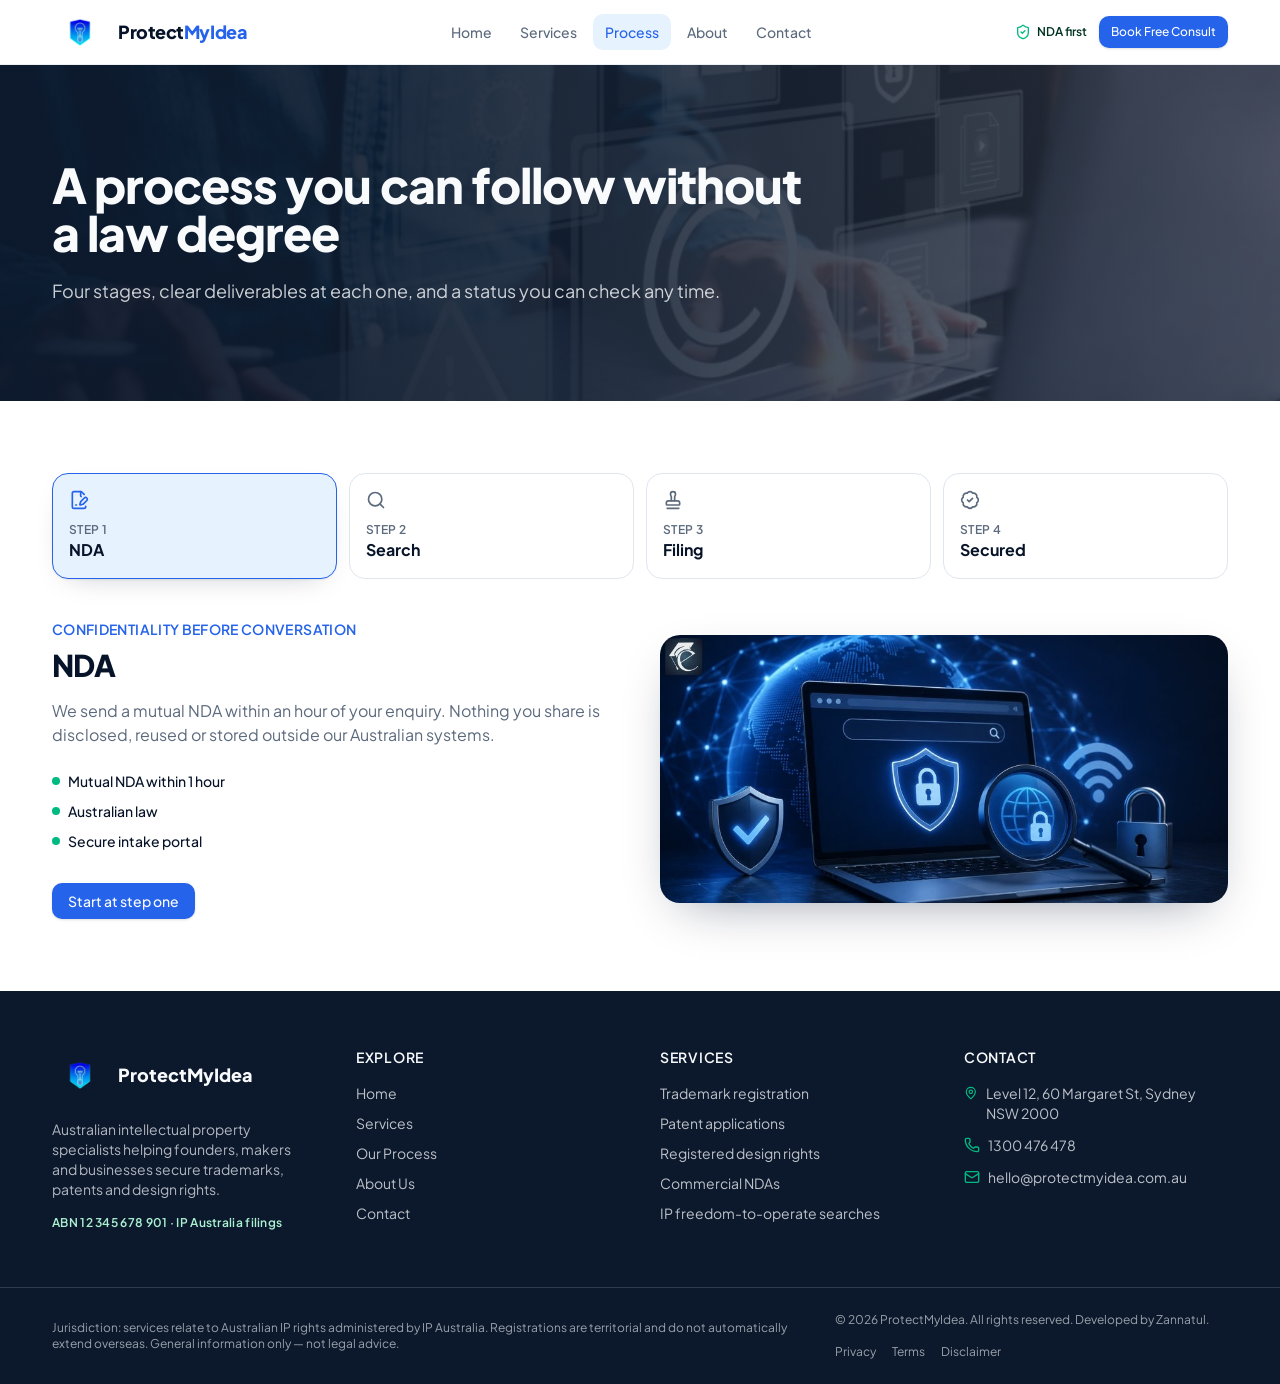
<file: process.html>
<!DOCTYPE html><html lang="en"><head><meta charSet="utf-8"/><meta name="viewport" content="width=device-width, initial-scale=1"/><link rel="preload" as="image" href="./assets/logo-7Wrh35xx.png"/><link rel="preload" as="image" href="./assets/process-shot-BgCa8K4J.jpg"/><link rel="stylesheet" href="./assets/styles--XlWHDrC.css" data-precedence="default"/><link rel="stylesheet" href="https://fonts.googleapis.com/css2?family=Plus+Jakarta+Sans:wght@400;500;600;700;800&amp;family=Inter:wght@400;500;600&amp;display=swap" data-precedence="default"/><title>Our 4-Step IP Process | ProtectMyIdea Australia</title><meta name="author" content="ProtectMyIdea"/><meta name="description" content="NDA, search, filing, secured: see exactly how ProtectMyIdea takes an Australian idea from confidential disclosure to a registered IP right."/><meta property="og:title" content="Our 4-Step IP Process — ProtectMyIdea"/><meta property="og:description" content="From confidential disclosure to registered Australian IP, step by step."/><meta property="og:type" content="website"/><meta name="twitter:card" content="summary_large_image"/><link rel="modulepreload" href="./assets/process-Cahw8Y28.js"/><link rel="modulepreload" href="./assets/SiteLayout-uqEibgkX.js"/><link rel="modulepreload" href="./assets/nda-shot-ltr9JVzT.js"/><link rel="modulepreload" href="./assets/process-shot-VzPpjE6-.js"/><link rel="preconnect" href="https://fonts.googleapis.com"/><link rel="preconnect" href="https://fonts.gstatic.com" crossorigin="anonymous"/><link rel="icon" type="image/png" href="./favicon.png"/></head><body><!--$--><div class="flex min-h-screen flex-col"><header class="sticky top-0 z-50 border-b border-border/60 bg-background/85 backdrop-blur-md"><div class="container-page flex h-16 items-center justify-between gap-4"><a aria-label="ProtectMyIdea home" href="./index.html" class="flex items-center gap-2.5"><img src="./assets/logo-7Wrh35xx.png" alt="ProtectMyIdea logo" width="50" height="50" class="h-14 w-14"/><span class="text-lg font-extrabold tracking-tight">Protect<span class="text-primary">MyIdea</span></span></a><nav aria-label="Primary" class="hidden items-center gap-1 md:flex"><a class="rounded-md px-3 py-2 text-sm font-medium transition-colors hover:text-primary text-muted-foreground" href="./index.html">Home</a><a class="rounded-md px-3 py-2 text-sm font-medium transition-colors hover:text-primary text-muted-foreground" href="./services.html">Services</a><a class="rounded-md px-3 py-2 text-sm font-medium transition-colors hover:text-primary text-primary bg-accent" href="./process.html" data-status="active" aria-current="page">Process</a><a class="rounded-md px-3 py-2 text-sm font-medium transition-colors hover:text-primary text-muted-foreground" href="./about.html">About</a><a class="rounded-md px-3 py-2 text-sm font-medium transition-colors hover:text-primary text-muted-foreground" href="./contact.html">Contact</a></nav><div class="hidden items-center gap-3 md:flex"><span class="flex items-center gap-1.5 text-xs font-semibold text-mint-foreground"><svg xmlns="http://www.w3.org/2000/svg" width="24" height="24" viewBox="0 0 24 24" fill="none" stroke="currentColor" stroke-width="2" stroke-linecap="round" stroke-linejoin="round" class="lucide lucide-shield-check h-4 w-4 text-mint" aria-hidden="true"><path d="M20 13c0 5-3.5 7.5-7.66 8.95a1 1 0 0 1-.67-.01C7.5 20.5 4 18 4 13V6a1 1 0 0 1 1-1c2 0 4.5-1.2 6.24-2.72a1.17 1.17 0 0 1 1.52 0C14.51 3.81 17 5 19 5a1 1 0 0 1 1 1z"></path><path d="m9 12 2 2 4-4"></path></svg> NDA first</span><a href="./contact.html" class="inline-flex items-center justify-center gap-2 whitespace-nowrap font-medium cursor-pointer transition-colors focus-visible:outline-none focus-visible:ring-1 focus-visible:ring-ring disabled:pointer-events-none disabled:opacity-50 disabled:cursor-not-allowed [&amp;_svg]:pointer-events-none [&amp;_svg]:size-4 [&amp;_svg]:shrink-0 bg-primary text-primary-foreground shadow hover:bg-primary/90 h-8 rounded-md px-3 text-xs">Book Free Consult</a></div><button type="button" class="inline-flex h-10 w-10 items-center justify-center rounded-md border border-border md:hidden" aria-expanded="false" aria-label="Open menu"><svg xmlns="http://www.w3.org/2000/svg" width="24" height="24" viewBox="0 0 24 24" fill="none" stroke="currentColor" stroke-width="2" stroke-linecap="round" stroke-linejoin="round" class="lucide lucide-menu h-5 w-5" aria-hidden="true"><path d="M4 5h16"></path><path d="M4 12h16"></path><path d="M4 19h16"></path></svg></button></div></header><main class="flex-1"><section class="relative isolate overflow-hidden bg-navy text-navy-foreground"><img src="./assets/process-shot-BgCa8K4J.jpg" alt="Specialists reviewing invention drawings together" width="1200" height="900" class="absolute inset-0 h-full w-full object-cover opacity-65"/><div class="absolute inset-0 bg-gradient-to-r from-navy/95 via-navy/75 to-navy/35" aria-hidden="true"></div><div class="container-page relative py-24"><h1 class="max-w-3xl text-4xl font-extrabold sm:text-5xl">A process you can follow without a law degree</h1><p class="mt-5 max-w-2xl text-lg text-navy-foreground/80">Four stages, clear deliverables at each one, and a status you can check any time.</p></div></section><section class="section"><div class="container-page"><div class="grid gap-3 sm:grid-cols-4" role="tablist" aria-label="Process stages"><button type="button" role="tab" aria-selected="true" class="rounded-xl border p-4 text-left transition-all border-primary bg-accent shadow-card"><svg xmlns="http://www.w3.org/2000/svg" width="24" height="24" viewBox="0 0 24 24" fill="none" stroke="currentColor" stroke-width="2" stroke-linecap="round" stroke-linejoin="round" class="lucide lucide-file-pen-line h-5 w-5 text-primary" aria-hidden="true"><path d="M14.364 13.634a2 2 0 0 0-.506.854l-.837 2.87a.5.5 0 0 0 .62.62l2.87-.837a2 2 0 0 0 .854-.506l4.013-4.009a1 1 0 0 0-3.004-3.004z"></path><path d="M14.487 7.858A1 1 0 0 1 14 7V2"></path><path d="M20 19.645V20a2 2 0 0 1-2 2H6a2 2 0 0 1-2-2V4a2 2 0 0 1 2-2h8a2.4 2.4 0 0 1 1.704.706l2.516 2.516"></path><path d="M8 18h1"></path></svg><p class="mt-3 text-xs font-semibold uppercase tracking-wide text-muted-foreground">Step <!-- -->1</p><p class="text-base font-bold">NDA</p></button><button type="button" role="tab" aria-selected="false" class="rounded-xl border p-4 text-left transition-all border-border bg-card hover:border-primary/40"><svg xmlns="http://www.w3.org/2000/svg" width="24" height="24" viewBox="0 0 24 24" fill="none" stroke="currentColor" stroke-width="2" stroke-linecap="round" stroke-linejoin="round" class="lucide lucide-search h-5 w-5 text-muted-foreground" aria-hidden="true"><path d="m21 21-4.34-4.34"></path><circle cx="11" cy="11" r="8"></circle></svg><p class="mt-3 text-xs font-semibold uppercase tracking-wide text-muted-foreground">Step <!-- -->2</p><p class="text-base font-bold">Search</p></button><button type="button" role="tab" aria-selected="false" class="rounded-xl border p-4 text-left transition-all border-border bg-card hover:border-primary/40"><svg xmlns="http://www.w3.org/2000/svg" width="24" height="24" viewBox="0 0 24 24" fill="none" stroke="currentColor" stroke-width="2" stroke-linecap="round" stroke-linejoin="round" class="lucide lucide-stamp h-5 w-5 text-muted-foreground" aria-hidden="true"><path d="M14 13V8.5C14 7 15 7 15 5a3 3 0 0 0-6 0c0 2 1 2 1 3.5V13"></path><path d="M20 15.5a2.5 2.5 0 0 0-2.5-2.5h-11A2.5 2.5 0 0 0 4 15.5V17a1 1 0 0 0 1 1h14a1 1 0 0 0 1-1z"></path><path d="M5 22h14"></path></svg><p class="mt-3 text-xs font-semibold uppercase tracking-wide text-muted-foreground">Step <!-- -->3</p><p class="text-base font-bold">Filing</p></button><button type="button" role="tab" aria-selected="false" class="rounded-xl border p-4 text-left transition-all border-border bg-card hover:border-primary/40"><svg xmlns="http://www.w3.org/2000/svg" width="24" height="24" viewBox="0 0 24 24" fill="none" stroke="currentColor" stroke-width="2" stroke-linecap="round" stroke-linejoin="round" class="lucide lucide-badge-check h-5 w-5 text-muted-foreground" aria-hidden="true"><path d="M3.85 8.62a4 4 0 0 1 4.78-4.77 4 4 0 0 1 6.74 0 4 4 0 0 1 4.78 4.78 4 4 0 0 1 0 6.74 4 4 0 0 1-4.77 4.78 4 4 0 0 1-6.75 0 4 4 0 0 1-4.78-4.77 4 4 0 0 1 0-6.76Z"></path><path d="m9 12 2 2 4-4"></path></svg><p class="mt-3 text-xs font-semibold uppercase tracking-wide text-muted-foreground">Step <!-- -->4</p><p class="text-base font-bold">Secured</p></button></div><div class="mt-10 grid gap-10 lg:grid-cols-2 lg:items-center"><div><p class="text-sm font-semibold uppercase tracking-wide text-primary">Confidentiality before conversation</p><h2 class="mt-2 text-3xl font-extrabold">NDA</h2><p class="mt-4 text-muted-foreground">We send a mutual NDA within an hour of your enquiry. Nothing you share is disclosed, reused or stored outside our Australian systems.</p><ul class="mt-6 space-y-2.5"><li class="flex items-center gap-2 text-sm font-medium"><span class="h-2 w-2 rounded-full bg-mint" aria-hidden="true"></span>Mutual NDA within 1 hour</li><li class="flex items-center gap-2 text-sm font-medium"><span class="h-2 w-2 rounded-full bg-mint" aria-hidden="true"></span>Australian law</li><li class="flex items-center gap-2 text-sm font-medium"><span class="h-2 w-2 rounded-full bg-mint" aria-hidden="true"></span>Secure intake portal</li></ul><a href="./contact.html" class="inline-flex items-center justify-center gap-2 whitespace-nowrap rounded-md text-sm font-medium cursor-pointer transition-colors focus-visible:outline-none focus-visible:ring-1 focus-visible:ring-ring disabled:pointer-events-none disabled:opacity-50 disabled:cursor-not-allowed [&amp;_svg]:pointer-events-none [&amp;_svg]:size-4 [&amp;_svg]:shrink-0 bg-primary text-primary-foreground shadow hover:bg-primary/90 h-9 px-4 py-2 mt-8">Start at step one</a></div><img src="./assets/nda-shot-BJcIbDFe.jpg" alt="Confidentiality agreement on a bright desk" width="1200" height="900" loading="lazy" class="rounded-2xl object-cover shadow-elegant"/></div></div></section></main><footer class="bg-navy text-navy-foreground"><div class="container-page grid gap-10 py-14 md:grid-cols-4"><div><div class="flex items-center gap-2.5"><img src="./assets/logo-7Wrh35xx.png" alt="ProtectMyIdea logo" width="50" height="50" loading="lazy" class="h-14 w-14"/><span class="text-lg font-extrabold">ProtectMyIdea</span></div><p class="mt-4 text-sm text-navy-foreground/70">Australian intellectual property specialists helping founders, makers and businesses secure trademarks, patents and design rights.</p><p class="mt-4 text-xs font-semibold tracking-wide text-mint-soft">ABN 12 345 678 901 · IP Australia filings</p></div><nav aria-label="Footer navigation"><h2 class="text-sm font-semibold uppercase tracking-wider">Explore</h2><ul class="mt-4 space-y-2.5 text-sm text-navy-foreground/75"><li><a href="./index.html" class="transition-colors hover:text-mint-soft">Home</a></li><li><a href="./services.html" class="transition-colors hover:text-mint-soft">Services</a></li><li><a class="transition-colors hover:text-mint-soft active" href="./process.html" data-status="active" aria-current="page">Our Process</a></li><li><a href="./about.html" class="transition-colors hover:text-mint-soft">About Us</a></li><li><a href="./contact.html" class="transition-colors hover:text-mint-soft">Contact</a></li></ul></nav><div><h2 class="text-sm font-semibold uppercase tracking-wider">Services</h2><ul class="mt-4 space-y-2.5 text-sm text-navy-foreground/75"><li>Trademark registration</li><li>Patent applications</li><li>Registered design rights</li><li>Commercial NDAs</li><li>IP freedom-to-operate searches</li></ul></div><div><h2 class="text-sm font-semibold uppercase tracking-wider">Contact</h2><ul class="mt-4 space-y-3 text-sm text-navy-foreground/75"><li class="flex items-start gap-2"><svg xmlns="http://www.w3.org/2000/svg" width="24" height="24" viewBox="0 0 24 24" fill="none" stroke="currentColor" stroke-width="2" stroke-linecap="round" stroke-linejoin="round" class="lucide lucide-map-pin mt-0.5 h-4 w-4 text-mint" aria-hidden="true"><path d="M20 10c0 4.993-5.539 10.193-7.399 11.799a1 1 0 0 1-1.202 0C9.539 20.193 4 14.993 4 10a8 8 0 0 1 16 0"></path><circle cx="12" cy="10" r="3"></circle></svg>Level 12, 60 Margaret St, Sydney NSW 2000</li><li class="flex items-center gap-2"><svg xmlns="http://www.w3.org/2000/svg" width="24" height="24" viewBox="0 0 24 24" fill="none" stroke="currentColor" stroke-width="2" stroke-linecap="round" stroke-linejoin="round" class="lucide lucide-phone h-4 w-4 text-mint" aria-hidden="true"><path d="M13.832 16.568a1 1 0 0 0 1.213-.303l.355-.465A2 2 0 0 1 17 15h3a2 2 0 0 1 2 2v3a2 2 0 0 1-2 2A18 18 0 0 1 2 4a2 2 0 0 1 2-2h3a2 2 0 0 1 2 2v3a2 2 0 0 1-.8 1.6l-.468.351a1 1 0 0 0-.292 1.233 14 14 0 0 0 6.392 6.384"></path></svg><a href="tel:+611300476478" class="hover:text-mint-soft">1300 476 478</a></li><li class="flex items-center gap-2"><svg xmlns="http://www.w3.org/2000/svg" width="24" height="24" viewBox="0 0 24 24" fill="none" stroke="currentColor" stroke-width="2" stroke-linecap="round" stroke-linejoin="round" class="lucide lucide-mail h-4 w-4 text-mint" aria-hidden="true"><path d="m22 7-8.991 5.727a2 2 0 0 1-2.009 0L2 7"></path><rect x="2" y="4" width="20" height="16" rx="2"></rect></svg><a href="mailto:hello@protectmyidea.com.au" class="hover:text-mint-soft">hello@protectmyidea.com.au</a></li></ul></div></div><div class="border-t border-navy-foreground/15"><div class="container-page flex flex-col gap-4 py-6 text-xs text-navy-foreground/60 md:flex-row md:items-center md:justify-between"><p>Jurisdiction: services relate to Australian IP rights administered by IP Australia. Registrations are territorial and do not automatically extend overseas. General information only — not legal advice.</p><div class="flex flex-wrap gap-4"><span>© <!-- -->2026<!-- --> ProtectMyIdea. All rights reserved. Developed by Zannatul.</span><a href="#privacy" class="hover:text-mint-soft">Privacy</a><a href="#terms" class="hover:text-mint-soft">Terms</a><a href="#disclaimer" class="hover:text-mint-soft">Disclaimer</a></div></div></div></footer></div><script>(function(a,f){let l;try{l=JSON.parse(sessionStorage.getItem(a)||"{}")}catch{return}const n=l?.[f||history.state?.__TSR_key];let c=!1;for(const t in n){const e=n[t],o=e?.scrollX,s=e?.scrollY;if(Number.isFinite(o)&&Number.isFinite(s)){if(t==="window")scrollTo(o,s),c=!0;else if(t)try{const r=document.querySelector(t);r&&(r.scrollLeft=o,r.scrollTop=s)}catch{}}}if(c)return;const i=location.hash.slice(1);if(i){const t=history.state?.__hashScrollIntoViewOptions??!0;if(t){const e=document.getElementById(i);e&&e.scrollIntoView(t)}return}scrollTo(0,0)})("tsr-scroll-restoration-v1_3");document.currentScript.remove()</script><!--/$--><script src="./assets/site-interactive.js" defer></script></body></html>
</file>
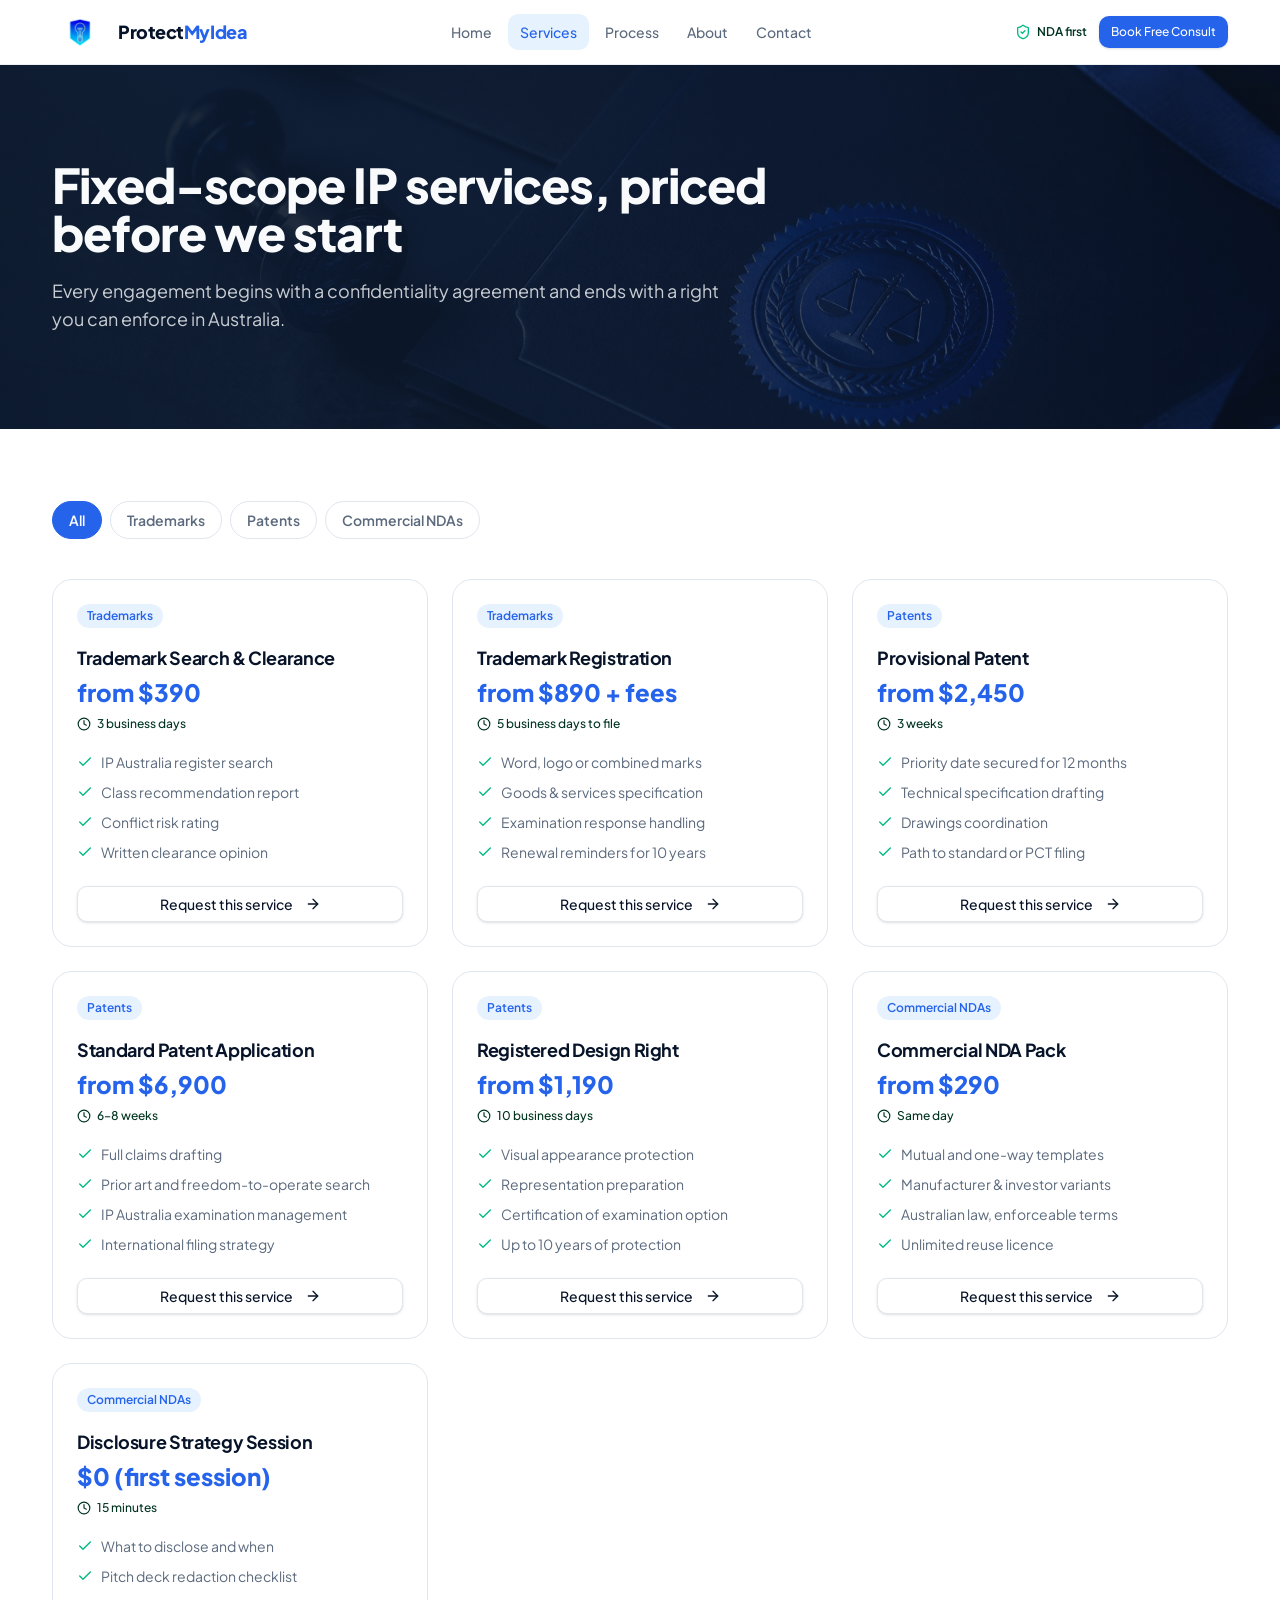
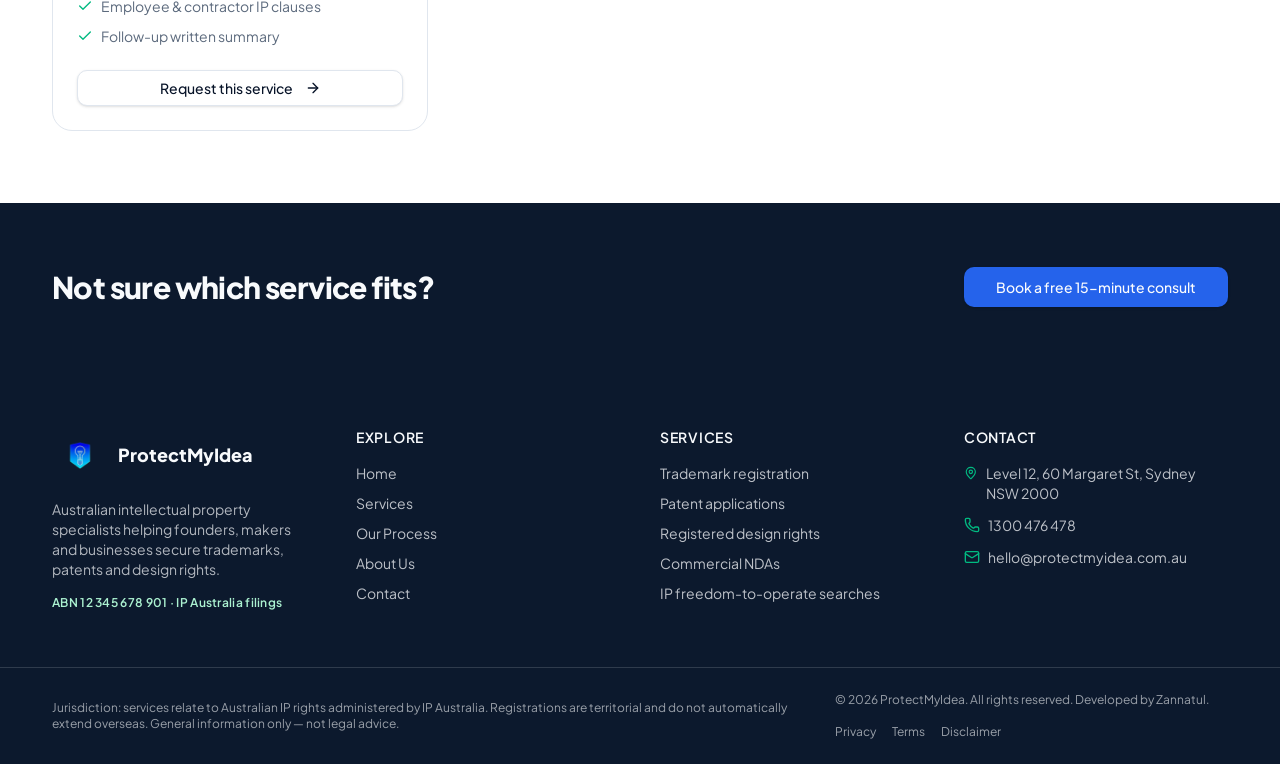
<file: services.html>
<!DOCTYPE html><html lang="en"><head><meta charSet="utf-8"/><meta name="viewport" content="width=device-width, initial-scale=1"/><link rel="preload" as="image" href="./assets/logo-7Wrh35xx.png"/><link rel="preload" as="image" href="./assets/hero-services-gpWjRuOO.jpg"/><link rel="stylesheet" href="./assets/styles--XlWHDrC.css" data-precedence="default"/><link rel="stylesheet" href="https://fonts.googleapis.com/css2?family=Plus+Jakarta+Sans:wght@400;500;600;700;800&amp;family=Inter:wght@400;500;600&amp;display=swap" data-precedence="default"/><title>IP Services | Trademarks, Patents &amp; NDAs — ProtectMyIdea</title><meta name="author" content="ProtectMyIdea"/><meta name="description" content="Fixed-scope Australian IP services: trademark registration, provisional and standard patents, registered design rights and commercial NDAs."/><meta property="og:title" content="IP Services — ProtectMyIdea"/><meta property="og:description" content="Trademarks, patents, design rights and NDAs filed to Australian standards."/><meta property="og:type" content="website"/><meta name="twitter:card" content="summary_large_image"/><link rel="modulepreload" href="./assets/services-giqL5Rg_.js"/><link rel="modulepreload" href="./assets/SiteLayout-uqEibgkX.js"/><link rel="modulepreload" href="./assets/arrow-right-C1mC4tRU.js"/><link rel="modulepreload" href="./assets/check-CxrcZ71C.js"/><link rel="modulepreload" href="./assets/clock-DK6DQAhu.js"/><link rel="preconnect" href="https://fonts.googleapis.com"/><link rel="preconnect" href="https://fonts.gstatic.com" crossorigin="anonymous"/><link rel="icon" type="image/png" href="./favicon.png"/></head><body><!--$--><div class="flex min-h-screen flex-col"><header class="sticky top-0 z-50 border-b border-border/60 bg-background/85 backdrop-blur-md"><div class="container-page flex h-16 items-center justify-between gap-4"><a aria-label="ProtectMyIdea home" href="./index.html" class="flex items-center gap-2.5"><img src="./assets/logo-7Wrh35xx.png" alt="ProtectMyIdea logo" width="50" height="50" class="h-14 w-14"/><span class="text-lg font-extrabold tracking-tight">Protect<span class="text-primary">MyIdea</span></span></a><nav aria-label="Primary" class="hidden items-center gap-1 md:flex"><a class="rounded-md px-3 py-2 text-sm font-medium transition-colors hover:text-primary text-muted-foreground" href="./index.html">Home</a><a class="rounded-md px-3 py-2 text-sm font-medium transition-colors hover:text-primary text-primary bg-accent" href="./services.html" data-status="active" aria-current="page">Services</a><a class="rounded-md px-3 py-2 text-sm font-medium transition-colors hover:text-primary text-muted-foreground" href="./process.html">Process</a><a class="rounded-md px-3 py-2 text-sm font-medium transition-colors hover:text-primary text-muted-foreground" href="./about.html">About</a><a class="rounded-md px-3 py-2 text-sm font-medium transition-colors hover:text-primary text-muted-foreground" href="./contact.html">Contact</a></nav><div class="hidden items-center gap-3 md:flex"><span class="flex items-center gap-1.5 text-xs font-semibold text-mint-foreground"><svg xmlns="http://www.w3.org/2000/svg" width="24" height="24" viewBox="0 0 24 24" fill="none" stroke="currentColor" stroke-width="2" stroke-linecap="round" stroke-linejoin="round" class="lucide lucide-shield-check h-4 w-4 text-mint" aria-hidden="true"><path d="M20 13c0 5-3.5 7.5-7.66 8.95a1 1 0 0 1-.67-.01C7.5 20.5 4 18 4 13V6a1 1 0 0 1 1-1c2 0 4.5-1.2 6.24-2.72a1.17 1.17 0 0 1 1.52 0C14.51 3.81 17 5 19 5a1 1 0 0 1 1 1z"></path><path d="m9 12 2 2 4-4"></path></svg> NDA first</span><a href="./contact.html" class="inline-flex items-center justify-center gap-2 whitespace-nowrap font-medium cursor-pointer transition-colors focus-visible:outline-none focus-visible:ring-1 focus-visible:ring-ring disabled:pointer-events-none disabled:opacity-50 disabled:cursor-not-allowed [&amp;_svg]:pointer-events-none [&amp;_svg]:size-4 [&amp;_svg]:shrink-0 bg-primary text-primary-foreground shadow hover:bg-primary/90 h-8 rounded-md px-3 text-xs">Book Free Consult</a></div><button type="button" class="inline-flex h-10 w-10 items-center justify-center rounded-md border border-border md:hidden" aria-expanded="false" aria-label="Open menu"><svg xmlns="http://www.w3.org/2000/svg" width="24" height="24" viewBox="0 0 24 24" fill="none" stroke="currentColor" stroke-width="2" stroke-linecap="round" stroke-linejoin="round" class="lucide lucide-menu h-5 w-5" aria-hidden="true"><path d="M4 5h16"></path><path d="M4 12h16"></path><path d="M4 19h16"></path></svg></button></div></header><main class="flex-1"><section class="relative isolate overflow-hidden bg-navy text-navy-foreground"><img src="./assets/hero-services-gpWjRuOO.jpg" alt="Sealed legal certificate and stamp on a dark desk" width="1920" height="912" class="absolute inset-0 h-full w-full object-cover opacity-65"/><div class="absolute inset-0 bg-gradient-to-r from-navy/95 via-navy/75 to-navy/35" aria-hidden="true"></div><div class="container-page relative py-24"><h1 class="max-w-3xl text-4xl font-extrabold sm:text-5xl">Fixed-scope IP services, priced before we start</h1><p class="mt-5 max-w-2xl text-lg text-navy-foreground/80">Every engagement begins with a confidentiality agreement and ends with a right you can enforce in Australia.</p></div></section><section class="section"><div class="container-page"><div class="flex flex-wrap gap-2" role="tablist" aria-label="Service categories"><button type="button" role="tab" aria-selected="true" class="rounded-full border px-4 py-2 text-sm font-semibold transition-colors border-primary bg-primary text-primary-foreground">All</button><button type="button" role="tab" aria-selected="false" class="rounded-full border px-4 py-2 text-sm font-semibold transition-colors border-border bg-card text-muted-foreground hover:border-primary/50 hover:text-primary">Trademarks</button><button type="button" role="tab" aria-selected="false" class="rounded-full border px-4 py-2 text-sm font-semibold transition-colors border-border bg-card text-muted-foreground hover:border-primary/50 hover:text-primary">Patents</button><button type="button" role="tab" aria-selected="false" class="rounded-full border px-4 py-2 text-sm font-semibold transition-colors border-border bg-card text-muted-foreground hover:border-primary/50 hover:text-primary">Commercial NDAs</button></div><div class="mt-10 grid gap-6 md:grid-cols-2 lg:grid-cols-3"><article class="flex flex-col rounded-2xl border border-border bg-card p-6 transition-all hover:-translate-y-1 hover:border-primary/50 hover:shadow-elegant"><span class="w-fit rounded-full bg-accent px-2.5 py-1 text-xs font-semibold text-primary">Trademarks</span><h2 class="mt-4 text-lg font-bold">Trademark Search &amp; Clearance</h2><p class="mt-1 text-2xl font-extrabold text-primary">from $390</p><p class="mt-2 flex items-center gap-1.5 text-xs font-medium text-mint-foreground"><svg xmlns="http://www.w3.org/2000/svg" width="24" height="24" viewBox="0 0 24 24" fill="none" stroke="currentColor" stroke-width="2" stroke-linecap="round" stroke-linejoin="round" class="lucide lucide-clock h-3.5 w-3.5" aria-hidden="true"><circle cx="12" cy="12" r="10"></circle><path d="M12 6v6l4 2"></path></svg> <!-- -->3 business days</p><ul class="mt-5 flex-1 space-y-2.5 text-sm text-muted-foreground"><li class="flex gap-2"><svg xmlns="http://www.w3.org/2000/svg" width="24" height="24" viewBox="0 0 24 24" fill="none" stroke="currentColor" stroke-width="2" stroke-linecap="round" stroke-linejoin="round" class="lucide lucide-check mt-0.5 h-4 w-4 shrink-0 text-mint" aria-hidden="true"><path d="M20 6 9 17l-5-5"></path></svg>IP Australia register search</li><li class="flex gap-2"><svg xmlns="http://www.w3.org/2000/svg" width="24" height="24" viewBox="0 0 24 24" fill="none" stroke="currentColor" stroke-width="2" stroke-linecap="round" stroke-linejoin="round" class="lucide lucide-check mt-0.5 h-4 w-4 shrink-0 text-mint" aria-hidden="true"><path d="M20 6 9 17l-5-5"></path></svg>Class recommendation report</li><li class="flex gap-2"><svg xmlns="http://www.w3.org/2000/svg" width="24" height="24" viewBox="0 0 24 24" fill="none" stroke="currentColor" stroke-width="2" stroke-linecap="round" stroke-linejoin="round" class="lucide lucide-check mt-0.5 h-4 w-4 shrink-0 text-mint" aria-hidden="true"><path d="M20 6 9 17l-5-5"></path></svg>Conflict risk rating</li><li class="flex gap-2"><svg xmlns="http://www.w3.org/2000/svg" width="24" height="24" viewBox="0 0 24 24" fill="none" stroke="currentColor" stroke-width="2" stroke-linecap="round" stroke-linejoin="round" class="lucide lucide-check mt-0.5 h-4 w-4 shrink-0 text-mint" aria-hidden="true"><path d="M20 6 9 17l-5-5"></path></svg>Written clearance opinion</li></ul><a href="./contact.html" class="inline-flex items-center justify-center gap-2 whitespace-nowrap rounded-md text-sm font-medium cursor-pointer transition-colors focus-visible:outline-none focus-visible:ring-1 focus-visible:ring-ring disabled:pointer-events-none disabled:opacity-50 disabled:cursor-not-allowed [&amp;_svg]:pointer-events-none [&amp;_svg]:size-4 [&amp;_svg]:shrink-0 border border-input bg-background shadow-sm hover:bg-accent hover:text-accent-foreground h-9 px-4 py-2 mt-6">Request this service <svg xmlns="http://www.w3.org/2000/svg" width="24" height="24" viewBox="0 0 24 24" fill="none" stroke="currentColor" stroke-width="2" stroke-linecap="round" stroke-linejoin="round" class="lucide lucide-arrow-right ml-1 h-4 w-4" aria-hidden="true"><path d="M5 12h14"></path><path d="m12 5 7 7-7 7"></path></svg></a></article><article class="flex flex-col rounded-2xl border border-border bg-card p-6 transition-all hover:-translate-y-1 hover:border-primary/50 hover:shadow-elegant"><span class="w-fit rounded-full bg-accent px-2.5 py-1 text-xs font-semibold text-primary">Trademarks</span><h2 class="mt-4 text-lg font-bold">Trademark Registration</h2><p class="mt-1 text-2xl font-extrabold text-primary">from $890 + fees</p><p class="mt-2 flex items-center gap-1.5 text-xs font-medium text-mint-foreground"><svg xmlns="http://www.w3.org/2000/svg" width="24" height="24" viewBox="0 0 24 24" fill="none" stroke="currentColor" stroke-width="2" stroke-linecap="round" stroke-linejoin="round" class="lucide lucide-clock h-3.5 w-3.5" aria-hidden="true"><circle cx="12" cy="12" r="10"></circle><path d="M12 6v6l4 2"></path></svg> <!-- -->5 business days to file</p><ul class="mt-5 flex-1 space-y-2.5 text-sm text-muted-foreground"><li class="flex gap-2"><svg xmlns="http://www.w3.org/2000/svg" width="24" height="24" viewBox="0 0 24 24" fill="none" stroke="currentColor" stroke-width="2" stroke-linecap="round" stroke-linejoin="round" class="lucide lucide-check mt-0.5 h-4 w-4 shrink-0 text-mint" aria-hidden="true"><path d="M20 6 9 17l-5-5"></path></svg>Word, logo or combined marks</li><li class="flex gap-2"><svg xmlns="http://www.w3.org/2000/svg" width="24" height="24" viewBox="0 0 24 24" fill="none" stroke="currentColor" stroke-width="2" stroke-linecap="round" stroke-linejoin="round" class="lucide lucide-check mt-0.5 h-4 w-4 shrink-0 text-mint" aria-hidden="true"><path d="M20 6 9 17l-5-5"></path></svg>Goods &amp; services specification</li><li class="flex gap-2"><svg xmlns="http://www.w3.org/2000/svg" width="24" height="24" viewBox="0 0 24 24" fill="none" stroke="currentColor" stroke-width="2" stroke-linecap="round" stroke-linejoin="round" class="lucide lucide-check mt-0.5 h-4 w-4 shrink-0 text-mint" aria-hidden="true"><path d="M20 6 9 17l-5-5"></path></svg>Examination response handling</li><li class="flex gap-2"><svg xmlns="http://www.w3.org/2000/svg" width="24" height="24" viewBox="0 0 24 24" fill="none" stroke="currentColor" stroke-width="2" stroke-linecap="round" stroke-linejoin="round" class="lucide lucide-check mt-0.5 h-4 w-4 shrink-0 text-mint" aria-hidden="true"><path d="M20 6 9 17l-5-5"></path></svg>Renewal reminders for 10 years</li></ul><a href="./contact.html" class="inline-flex items-center justify-center gap-2 whitespace-nowrap rounded-md text-sm font-medium cursor-pointer transition-colors focus-visible:outline-none focus-visible:ring-1 focus-visible:ring-ring disabled:pointer-events-none disabled:opacity-50 disabled:cursor-not-allowed [&amp;_svg]:pointer-events-none [&amp;_svg]:size-4 [&amp;_svg]:shrink-0 border border-input bg-background shadow-sm hover:bg-accent hover:text-accent-foreground h-9 px-4 py-2 mt-6">Request this service <svg xmlns="http://www.w3.org/2000/svg" width="24" height="24" viewBox="0 0 24 24" fill="none" stroke="currentColor" stroke-width="2" stroke-linecap="round" stroke-linejoin="round" class="lucide lucide-arrow-right ml-1 h-4 w-4" aria-hidden="true"><path d="M5 12h14"></path><path d="m12 5 7 7-7 7"></path></svg></a></article><article class="flex flex-col rounded-2xl border border-border bg-card p-6 transition-all hover:-translate-y-1 hover:border-primary/50 hover:shadow-elegant"><span class="w-fit rounded-full bg-accent px-2.5 py-1 text-xs font-semibold text-primary">Patents</span><h2 class="mt-4 text-lg font-bold">Provisional Patent</h2><p class="mt-1 text-2xl font-extrabold text-primary">from $2,450</p><p class="mt-2 flex items-center gap-1.5 text-xs font-medium text-mint-foreground"><svg xmlns="http://www.w3.org/2000/svg" width="24" height="24" viewBox="0 0 24 24" fill="none" stroke="currentColor" stroke-width="2" stroke-linecap="round" stroke-linejoin="round" class="lucide lucide-clock h-3.5 w-3.5" aria-hidden="true"><circle cx="12" cy="12" r="10"></circle><path d="M12 6v6l4 2"></path></svg> <!-- -->3 weeks</p><ul class="mt-5 flex-1 space-y-2.5 text-sm text-muted-foreground"><li class="flex gap-2"><svg xmlns="http://www.w3.org/2000/svg" width="24" height="24" viewBox="0 0 24 24" fill="none" stroke="currentColor" stroke-width="2" stroke-linecap="round" stroke-linejoin="round" class="lucide lucide-check mt-0.5 h-4 w-4 shrink-0 text-mint" aria-hidden="true"><path d="M20 6 9 17l-5-5"></path></svg>Priority date secured for 12 months</li><li class="flex gap-2"><svg xmlns="http://www.w3.org/2000/svg" width="24" height="24" viewBox="0 0 24 24" fill="none" stroke="currentColor" stroke-width="2" stroke-linecap="round" stroke-linejoin="round" class="lucide lucide-check mt-0.5 h-4 w-4 shrink-0 text-mint" aria-hidden="true"><path d="M20 6 9 17l-5-5"></path></svg>Technical specification drafting</li><li class="flex gap-2"><svg xmlns="http://www.w3.org/2000/svg" width="24" height="24" viewBox="0 0 24 24" fill="none" stroke="currentColor" stroke-width="2" stroke-linecap="round" stroke-linejoin="round" class="lucide lucide-check mt-0.5 h-4 w-4 shrink-0 text-mint" aria-hidden="true"><path d="M20 6 9 17l-5-5"></path></svg>Drawings coordination</li><li class="flex gap-2"><svg xmlns="http://www.w3.org/2000/svg" width="24" height="24" viewBox="0 0 24 24" fill="none" stroke="currentColor" stroke-width="2" stroke-linecap="round" stroke-linejoin="round" class="lucide lucide-check mt-0.5 h-4 w-4 shrink-0 text-mint" aria-hidden="true"><path d="M20 6 9 17l-5-5"></path></svg>Path to standard or PCT filing</li></ul><a href="./contact.html" class="inline-flex items-center justify-center gap-2 whitespace-nowrap rounded-md text-sm font-medium cursor-pointer transition-colors focus-visible:outline-none focus-visible:ring-1 focus-visible:ring-ring disabled:pointer-events-none disabled:opacity-50 disabled:cursor-not-allowed [&amp;_svg]:pointer-events-none [&amp;_svg]:size-4 [&amp;_svg]:shrink-0 border border-input bg-background shadow-sm hover:bg-accent hover:text-accent-foreground h-9 px-4 py-2 mt-6">Request this service <svg xmlns="http://www.w3.org/2000/svg" width="24" height="24" viewBox="0 0 24 24" fill="none" stroke="currentColor" stroke-width="2" stroke-linecap="round" stroke-linejoin="round" class="lucide lucide-arrow-right ml-1 h-4 w-4" aria-hidden="true"><path d="M5 12h14"></path><path d="m12 5 7 7-7 7"></path></svg></a></article><article class="flex flex-col rounded-2xl border border-border bg-card p-6 transition-all hover:-translate-y-1 hover:border-primary/50 hover:shadow-elegant"><span class="w-fit rounded-full bg-accent px-2.5 py-1 text-xs font-semibold text-primary">Patents</span><h2 class="mt-4 text-lg font-bold">Standard Patent Application</h2><p class="mt-1 text-2xl font-extrabold text-primary">from $6,900</p><p class="mt-2 flex items-center gap-1.5 text-xs font-medium text-mint-foreground"><svg xmlns="http://www.w3.org/2000/svg" width="24" height="24" viewBox="0 0 24 24" fill="none" stroke="currentColor" stroke-width="2" stroke-linecap="round" stroke-linejoin="round" class="lucide lucide-clock h-3.5 w-3.5" aria-hidden="true"><circle cx="12" cy="12" r="10"></circle><path d="M12 6v6l4 2"></path></svg> <!-- -->6–8 weeks</p><ul class="mt-5 flex-1 space-y-2.5 text-sm text-muted-foreground"><li class="flex gap-2"><svg xmlns="http://www.w3.org/2000/svg" width="24" height="24" viewBox="0 0 24 24" fill="none" stroke="currentColor" stroke-width="2" stroke-linecap="round" stroke-linejoin="round" class="lucide lucide-check mt-0.5 h-4 w-4 shrink-0 text-mint" aria-hidden="true"><path d="M20 6 9 17l-5-5"></path></svg>Full claims drafting</li><li class="flex gap-2"><svg xmlns="http://www.w3.org/2000/svg" width="24" height="24" viewBox="0 0 24 24" fill="none" stroke="currentColor" stroke-width="2" stroke-linecap="round" stroke-linejoin="round" class="lucide lucide-check mt-0.5 h-4 w-4 shrink-0 text-mint" aria-hidden="true"><path d="M20 6 9 17l-5-5"></path></svg>Prior art and freedom-to-operate search</li><li class="flex gap-2"><svg xmlns="http://www.w3.org/2000/svg" width="24" height="24" viewBox="0 0 24 24" fill="none" stroke="currentColor" stroke-width="2" stroke-linecap="round" stroke-linejoin="round" class="lucide lucide-check mt-0.5 h-4 w-4 shrink-0 text-mint" aria-hidden="true"><path d="M20 6 9 17l-5-5"></path></svg>IP Australia examination management</li><li class="flex gap-2"><svg xmlns="http://www.w3.org/2000/svg" width="24" height="24" viewBox="0 0 24 24" fill="none" stroke="currentColor" stroke-width="2" stroke-linecap="round" stroke-linejoin="round" class="lucide lucide-check mt-0.5 h-4 w-4 shrink-0 text-mint" aria-hidden="true"><path d="M20 6 9 17l-5-5"></path></svg>International filing strategy</li></ul><a href="./contact.html" class="inline-flex items-center justify-center gap-2 whitespace-nowrap rounded-md text-sm font-medium cursor-pointer transition-colors focus-visible:outline-none focus-visible:ring-1 focus-visible:ring-ring disabled:pointer-events-none disabled:opacity-50 disabled:cursor-not-allowed [&amp;_svg]:pointer-events-none [&amp;_svg]:size-4 [&amp;_svg]:shrink-0 border border-input bg-background shadow-sm hover:bg-accent hover:text-accent-foreground h-9 px-4 py-2 mt-6">Request this service <svg xmlns="http://www.w3.org/2000/svg" width="24" height="24" viewBox="0 0 24 24" fill="none" stroke="currentColor" stroke-width="2" stroke-linecap="round" stroke-linejoin="round" class="lucide lucide-arrow-right ml-1 h-4 w-4" aria-hidden="true"><path d="M5 12h14"></path><path d="m12 5 7 7-7 7"></path></svg></a></article><article class="flex flex-col rounded-2xl border border-border bg-card p-6 transition-all hover:-translate-y-1 hover:border-primary/50 hover:shadow-elegant"><span class="w-fit rounded-full bg-accent px-2.5 py-1 text-xs font-semibold text-primary">Patents</span><h2 class="mt-4 text-lg font-bold">Registered Design Right</h2><p class="mt-1 text-2xl font-extrabold text-primary">from $1,190</p><p class="mt-2 flex items-center gap-1.5 text-xs font-medium text-mint-foreground"><svg xmlns="http://www.w3.org/2000/svg" width="24" height="24" viewBox="0 0 24 24" fill="none" stroke="currentColor" stroke-width="2" stroke-linecap="round" stroke-linejoin="round" class="lucide lucide-clock h-3.5 w-3.5" aria-hidden="true"><circle cx="12" cy="12" r="10"></circle><path d="M12 6v6l4 2"></path></svg> <!-- -->10 business days</p><ul class="mt-5 flex-1 space-y-2.5 text-sm text-muted-foreground"><li class="flex gap-2"><svg xmlns="http://www.w3.org/2000/svg" width="24" height="24" viewBox="0 0 24 24" fill="none" stroke="currentColor" stroke-width="2" stroke-linecap="round" stroke-linejoin="round" class="lucide lucide-check mt-0.5 h-4 w-4 shrink-0 text-mint" aria-hidden="true"><path d="M20 6 9 17l-5-5"></path></svg>Visual appearance protection</li><li class="flex gap-2"><svg xmlns="http://www.w3.org/2000/svg" width="24" height="24" viewBox="0 0 24 24" fill="none" stroke="currentColor" stroke-width="2" stroke-linecap="round" stroke-linejoin="round" class="lucide lucide-check mt-0.5 h-4 w-4 shrink-0 text-mint" aria-hidden="true"><path d="M20 6 9 17l-5-5"></path></svg>Representation preparation</li><li class="flex gap-2"><svg xmlns="http://www.w3.org/2000/svg" width="24" height="24" viewBox="0 0 24 24" fill="none" stroke="currentColor" stroke-width="2" stroke-linecap="round" stroke-linejoin="round" class="lucide lucide-check mt-0.5 h-4 w-4 shrink-0 text-mint" aria-hidden="true"><path d="M20 6 9 17l-5-5"></path></svg>Certification of examination option</li><li class="flex gap-2"><svg xmlns="http://www.w3.org/2000/svg" width="24" height="24" viewBox="0 0 24 24" fill="none" stroke="currentColor" stroke-width="2" stroke-linecap="round" stroke-linejoin="round" class="lucide lucide-check mt-0.5 h-4 w-4 shrink-0 text-mint" aria-hidden="true"><path d="M20 6 9 17l-5-5"></path></svg>Up to 10 years of protection</li></ul><a href="./contact.html" class="inline-flex items-center justify-center gap-2 whitespace-nowrap rounded-md text-sm font-medium cursor-pointer transition-colors focus-visible:outline-none focus-visible:ring-1 focus-visible:ring-ring disabled:pointer-events-none disabled:opacity-50 disabled:cursor-not-allowed [&amp;_svg]:pointer-events-none [&amp;_svg]:size-4 [&amp;_svg]:shrink-0 border border-input bg-background shadow-sm hover:bg-accent hover:text-accent-foreground h-9 px-4 py-2 mt-6">Request this service <svg xmlns="http://www.w3.org/2000/svg" width="24" height="24" viewBox="0 0 24 24" fill="none" stroke="currentColor" stroke-width="2" stroke-linecap="round" stroke-linejoin="round" class="lucide lucide-arrow-right ml-1 h-4 w-4" aria-hidden="true"><path d="M5 12h14"></path><path d="m12 5 7 7-7 7"></path></svg></a></article><article class="flex flex-col rounded-2xl border border-border bg-card p-6 transition-all hover:-translate-y-1 hover:border-primary/50 hover:shadow-elegant"><span class="w-fit rounded-full bg-accent px-2.5 py-1 text-xs font-semibold text-primary">Commercial NDAs</span><h2 class="mt-4 text-lg font-bold">Commercial NDA Pack</h2><p class="mt-1 text-2xl font-extrabold text-primary">from $290</p><p class="mt-2 flex items-center gap-1.5 text-xs font-medium text-mint-foreground"><svg xmlns="http://www.w3.org/2000/svg" width="24" height="24" viewBox="0 0 24 24" fill="none" stroke="currentColor" stroke-width="2" stroke-linecap="round" stroke-linejoin="round" class="lucide lucide-clock h-3.5 w-3.5" aria-hidden="true"><circle cx="12" cy="12" r="10"></circle><path d="M12 6v6l4 2"></path></svg> <!-- -->Same day</p><ul class="mt-5 flex-1 space-y-2.5 text-sm text-muted-foreground"><li class="flex gap-2"><svg xmlns="http://www.w3.org/2000/svg" width="24" height="24" viewBox="0 0 24 24" fill="none" stroke="currentColor" stroke-width="2" stroke-linecap="round" stroke-linejoin="round" class="lucide lucide-check mt-0.5 h-4 w-4 shrink-0 text-mint" aria-hidden="true"><path d="M20 6 9 17l-5-5"></path></svg>Mutual and one-way templates</li><li class="flex gap-2"><svg xmlns="http://www.w3.org/2000/svg" width="24" height="24" viewBox="0 0 24 24" fill="none" stroke="currentColor" stroke-width="2" stroke-linecap="round" stroke-linejoin="round" class="lucide lucide-check mt-0.5 h-4 w-4 shrink-0 text-mint" aria-hidden="true"><path d="M20 6 9 17l-5-5"></path></svg>Manufacturer &amp; investor variants</li><li class="flex gap-2"><svg xmlns="http://www.w3.org/2000/svg" width="24" height="24" viewBox="0 0 24 24" fill="none" stroke="currentColor" stroke-width="2" stroke-linecap="round" stroke-linejoin="round" class="lucide lucide-check mt-0.5 h-4 w-4 shrink-0 text-mint" aria-hidden="true"><path d="M20 6 9 17l-5-5"></path></svg>Australian law, enforceable terms</li><li class="flex gap-2"><svg xmlns="http://www.w3.org/2000/svg" width="24" height="24" viewBox="0 0 24 24" fill="none" stroke="currentColor" stroke-width="2" stroke-linecap="round" stroke-linejoin="round" class="lucide lucide-check mt-0.5 h-4 w-4 shrink-0 text-mint" aria-hidden="true"><path d="M20 6 9 17l-5-5"></path></svg>Unlimited reuse licence</li></ul><a href="./contact.html" class="inline-flex items-center justify-center gap-2 whitespace-nowrap rounded-md text-sm font-medium cursor-pointer transition-colors focus-visible:outline-none focus-visible:ring-1 focus-visible:ring-ring disabled:pointer-events-none disabled:opacity-50 disabled:cursor-not-allowed [&amp;_svg]:pointer-events-none [&amp;_svg]:size-4 [&amp;_svg]:shrink-0 border border-input bg-background shadow-sm hover:bg-accent hover:text-accent-foreground h-9 px-4 py-2 mt-6">Request this service <svg xmlns="http://www.w3.org/2000/svg" width="24" height="24" viewBox="0 0 24 24" fill="none" stroke="currentColor" stroke-width="2" stroke-linecap="round" stroke-linejoin="round" class="lucide lucide-arrow-right ml-1 h-4 w-4" aria-hidden="true"><path d="M5 12h14"></path><path d="m12 5 7 7-7 7"></path></svg></a></article><article class="flex flex-col rounded-2xl border border-border bg-card p-6 transition-all hover:-translate-y-1 hover:border-primary/50 hover:shadow-elegant"><span class="w-fit rounded-full bg-accent px-2.5 py-1 text-xs font-semibold text-primary">Commercial NDAs</span><h2 class="mt-4 text-lg font-bold">Disclosure Strategy Session</h2><p class="mt-1 text-2xl font-extrabold text-primary">$0 (first session)</p><p class="mt-2 flex items-center gap-1.5 text-xs font-medium text-mint-foreground"><svg xmlns="http://www.w3.org/2000/svg" width="24" height="24" viewBox="0 0 24 24" fill="none" stroke="currentColor" stroke-width="2" stroke-linecap="round" stroke-linejoin="round" class="lucide lucide-clock h-3.5 w-3.5" aria-hidden="true"><circle cx="12" cy="12" r="10"></circle><path d="M12 6v6l4 2"></path></svg> <!-- -->15 minutes</p><ul class="mt-5 flex-1 space-y-2.5 text-sm text-muted-foreground"><li class="flex gap-2"><svg xmlns="http://www.w3.org/2000/svg" width="24" height="24" viewBox="0 0 24 24" fill="none" stroke="currentColor" stroke-width="2" stroke-linecap="round" stroke-linejoin="round" class="lucide lucide-check mt-0.5 h-4 w-4 shrink-0 text-mint" aria-hidden="true"><path d="M20 6 9 17l-5-5"></path></svg>What to disclose and when</li><li class="flex gap-2"><svg xmlns="http://www.w3.org/2000/svg" width="24" height="24" viewBox="0 0 24 24" fill="none" stroke="currentColor" stroke-width="2" stroke-linecap="round" stroke-linejoin="round" class="lucide lucide-check mt-0.5 h-4 w-4 shrink-0 text-mint" aria-hidden="true"><path d="M20 6 9 17l-5-5"></path></svg>Pitch deck redaction checklist</li><li class="flex gap-2"><svg xmlns="http://www.w3.org/2000/svg" width="24" height="24" viewBox="0 0 24 24" fill="none" stroke="currentColor" stroke-width="2" stroke-linecap="round" stroke-linejoin="round" class="lucide lucide-check mt-0.5 h-4 w-4 shrink-0 text-mint" aria-hidden="true"><path d="M20 6 9 17l-5-5"></path></svg>Employee &amp; contractor IP clauses</li><li class="flex gap-2"><svg xmlns="http://www.w3.org/2000/svg" width="24" height="24" viewBox="0 0 24 24" fill="none" stroke="currentColor" stroke-width="2" stroke-linecap="round" stroke-linejoin="round" class="lucide lucide-check mt-0.5 h-4 w-4 shrink-0 text-mint" aria-hidden="true"><path d="M20 6 9 17l-5-5"></path></svg>Follow-up written summary</li></ul><a href="./contact.html" class="inline-flex items-center justify-center gap-2 whitespace-nowrap rounded-md text-sm font-medium cursor-pointer transition-colors focus-visible:outline-none focus-visible:ring-1 focus-visible:ring-ring disabled:pointer-events-none disabled:opacity-50 disabled:cursor-not-allowed [&amp;_svg]:pointer-events-none [&amp;_svg]:size-4 [&amp;_svg]:shrink-0 border border-input bg-background shadow-sm hover:bg-accent hover:text-accent-foreground h-9 px-4 py-2 mt-6">Request this service <svg xmlns="http://www.w3.org/2000/svg" width="24" height="24" viewBox="0 0 24 24" fill="none" stroke="currentColor" stroke-width="2" stroke-linecap="round" stroke-linejoin="round" class="lucide lucide-arrow-right ml-1 h-4 w-4" aria-hidden="true"><path d="M5 12h14"></path><path d="m12 5 7 7-7 7"></path></svg></a></article></div></div></section><section class="bg-navy py-16 text-navy-foreground"><div class="container-page flex flex-col items-start justify-between gap-6 md:flex-row md:items-center"><h2 class="text-2xl font-extrabold sm:text-3xl">Not sure which service fits?</h2><a href="./contact.html" class="inline-flex items-center justify-center gap-2 whitespace-nowrap text-sm font-medium cursor-pointer transition-colors focus-visible:outline-none focus-visible:ring-1 focus-visible:ring-ring disabled:pointer-events-none disabled:opacity-50 disabled:cursor-not-allowed [&amp;_svg]:pointer-events-none [&amp;_svg]:size-4 [&amp;_svg]:shrink-0 bg-primary text-primary-foreground shadow hover:bg-primary/90 h-10 rounded-md px-8">Book a free 15-minute consult</a></div></section></main><footer class="bg-navy text-navy-foreground"><div class="container-page grid gap-10 py-14 md:grid-cols-4"><div><div class="flex items-center gap-2.5"><img src="./assets/logo-7Wrh35xx.png" alt="ProtectMyIdea logo" width="50" height="50" loading="lazy" class="h-14 w-14"/><span class="text-lg font-extrabold">ProtectMyIdea</span></div><p class="mt-4 text-sm text-navy-foreground/70">Australian intellectual property specialists helping founders, makers and businesses secure trademarks, patents and design rights.</p><p class="mt-4 text-xs font-semibold tracking-wide text-mint-soft">ABN 12 345 678 901 · IP Australia filings</p></div><nav aria-label="Footer navigation"><h2 class="text-sm font-semibold uppercase tracking-wider">Explore</h2><ul class="mt-4 space-y-2.5 text-sm text-navy-foreground/75"><li><a href="./index.html" class="transition-colors hover:text-mint-soft">Home</a></li><li><a class="transition-colors hover:text-mint-soft active" href="./services.html" data-status="active" aria-current="page">Services</a></li><li><a href="./process.html" class="transition-colors hover:text-mint-soft">Our Process</a></li><li><a href="./about.html" class="transition-colors hover:text-mint-soft">About Us</a></li><li><a href="./contact.html" class="transition-colors hover:text-mint-soft">Contact</a></li></ul></nav><div><h2 class="text-sm font-semibold uppercase tracking-wider">Services</h2><ul class="mt-4 space-y-2.5 text-sm text-navy-foreground/75"><li>Trademark registration</li><li>Patent applications</li><li>Registered design rights</li><li>Commercial NDAs</li><li>IP freedom-to-operate searches</li></ul></div><div><h2 class="text-sm font-semibold uppercase tracking-wider">Contact</h2><ul class="mt-4 space-y-3 text-sm text-navy-foreground/75"><li class="flex items-start gap-2"><svg xmlns="http://www.w3.org/2000/svg" width="24" height="24" viewBox="0 0 24 24" fill="none" stroke="currentColor" stroke-width="2" stroke-linecap="round" stroke-linejoin="round" class="lucide lucide-map-pin mt-0.5 h-4 w-4 text-mint" aria-hidden="true"><path d="M20 10c0 4.993-5.539 10.193-7.399 11.799a1 1 0 0 1-1.202 0C9.539 20.193 4 14.993 4 10a8 8 0 0 1 16 0"></path><circle cx="12" cy="10" r="3"></circle></svg>Level 12, 60 Margaret St, Sydney NSW 2000</li><li class="flex items-center gap-2"><svg xmlns="http://www.w3.org/2000/svg" width="24" height="24" viewBox="0 0 24 24" fill="none" stroke="currentColor" stroke-width="2" stroke-linecap="round" stroke-linejoin="round" class="lucide lucide-phone h-4 w-4 text-mint" aria-hidden="true"><path d="M13.832 16.568a1 1 0 0 0 1.213-.303l.355-.465A2 2 0 0 1 17 15h3a2 2 0 0 1 2 2v3a2 2 0 0 1-2 2A18 18 0 0 1 2 4a2 2 0 0 1 2-2h3a2 2 0 0 1 2 2v3a2 2 0 0 1-.8 1.6l-.468.351a1 1 0 0 0-.292 1.233 14 14 0 0 0 6.392 6.384"></path></svg><a href="tel:+611300476478" class="hover:text-mint-soft">1300 476 478</a></li><li class="flex items-center gap-2"><svg xmlns="http://www.w3.org/2000/svg" width="24" height="24" viewBox="0 0 24 24" fill="none" stroke="currentColor" stroke-width="2" stroke-linecap="round" stroke-linejoin="round" class="lucide lucide-mail h-4 w-4 text-mint" aria-hidden="true"><path d="m22 7-8.991 5.727a2 2 0 0 1-2.009 0L2 7"></path><rect x="2" y="4" width="20" height="16" rx="2"></rect></svg><a href="mailto:hello@protectmyidea.com.au" class="hover:text-mint-soft">hello@protectmyidea.com.au</a></li></ul></div></div><div class="border-t border-navy-foreground/15"><div class="container-page flex flex-col gap-4 py-6 text-xs text-navy-foreground/60 md:flex-row md:items-center md:justify-between"><p>Jurisdiction: services relate to Australian IP rights administered by IP Australia. Registrations are territorial and do not automatically extend overseas. General information only — not legal advice.</p><div class="flex flex-wrap gap-4"><span>© <!-- -->2026<!-- --> ProtectMyIdea. All rights reserved. Developed by Zannatul.</span><a href="#privacy" class="hover:text-mint-soft">Privacy</a><a href="#terms" class="hover:text-mint-soft">Terms</a><a href="#disclaimer" class="hover:text-mint-soft">Disclaimer</a></div></div></div></footer></div><script>(function(a,f){let l;try{l=JSON.parse(sessionStorage.getItem(a)||"{}")}catch{return}const n=l?.[f||history.state?.__TSR_key];let c=!1;for(const t in n){const e=n[t],o=e?.scrollX,s=e?.scrollY;if(Number.isFinite(o)&&Number.isFinite(s)){if(t==="window")scrollTo(o,s),c=!0;else if(t)try{const r=document.querySelector(t);r&&(r.scrollLeft=o,r.scrollTop=s)}catch{}}}if(c)return;const i=location.hash.slice(1);if(i){const t=history.state?.__hashScrollIntoViewOptions??!0;if(t){const e=document.getElementById(i);e&&e.scrollIntoView(t)}return}scrollTo(0,0)})("tsr-scroll-restoration-v1_3");document.currentScript.remove()</script><!--/$--><script src="./assets/site-interactive.js" defer></script></body></html>
</file>
